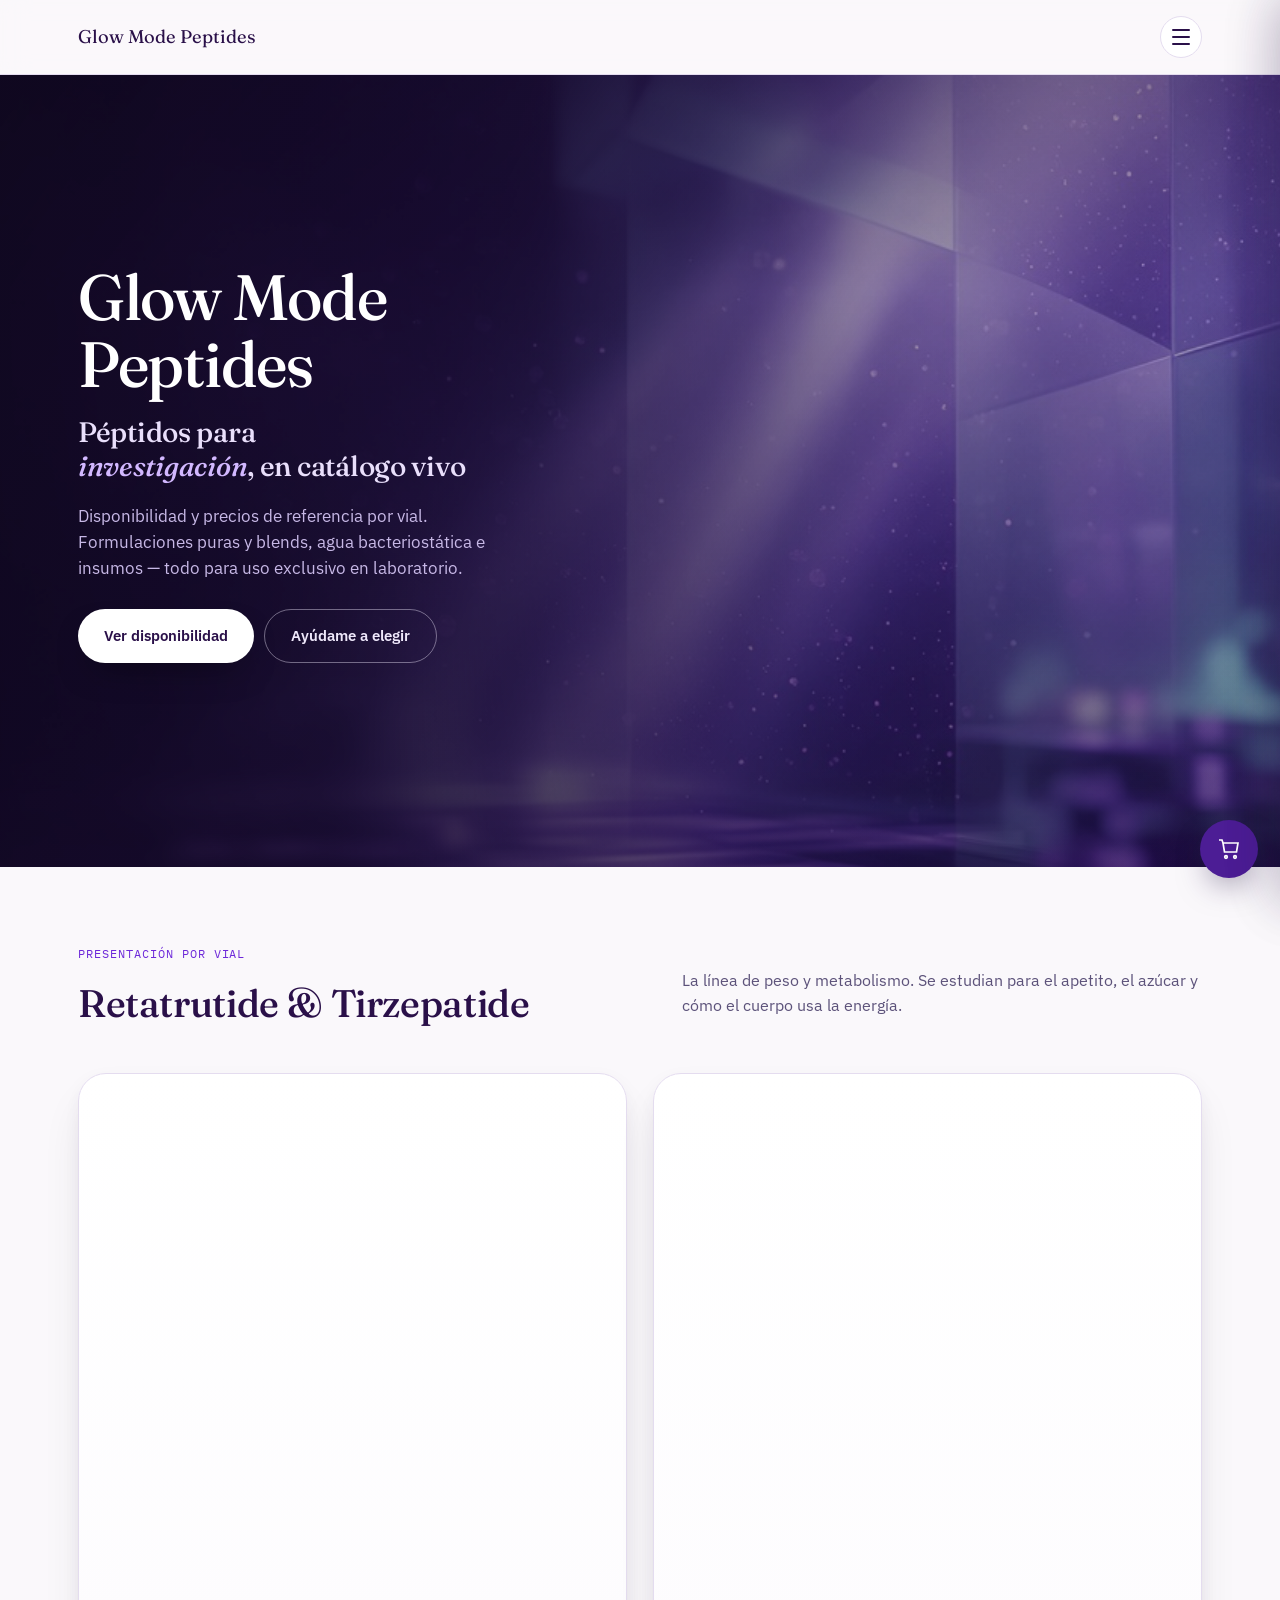
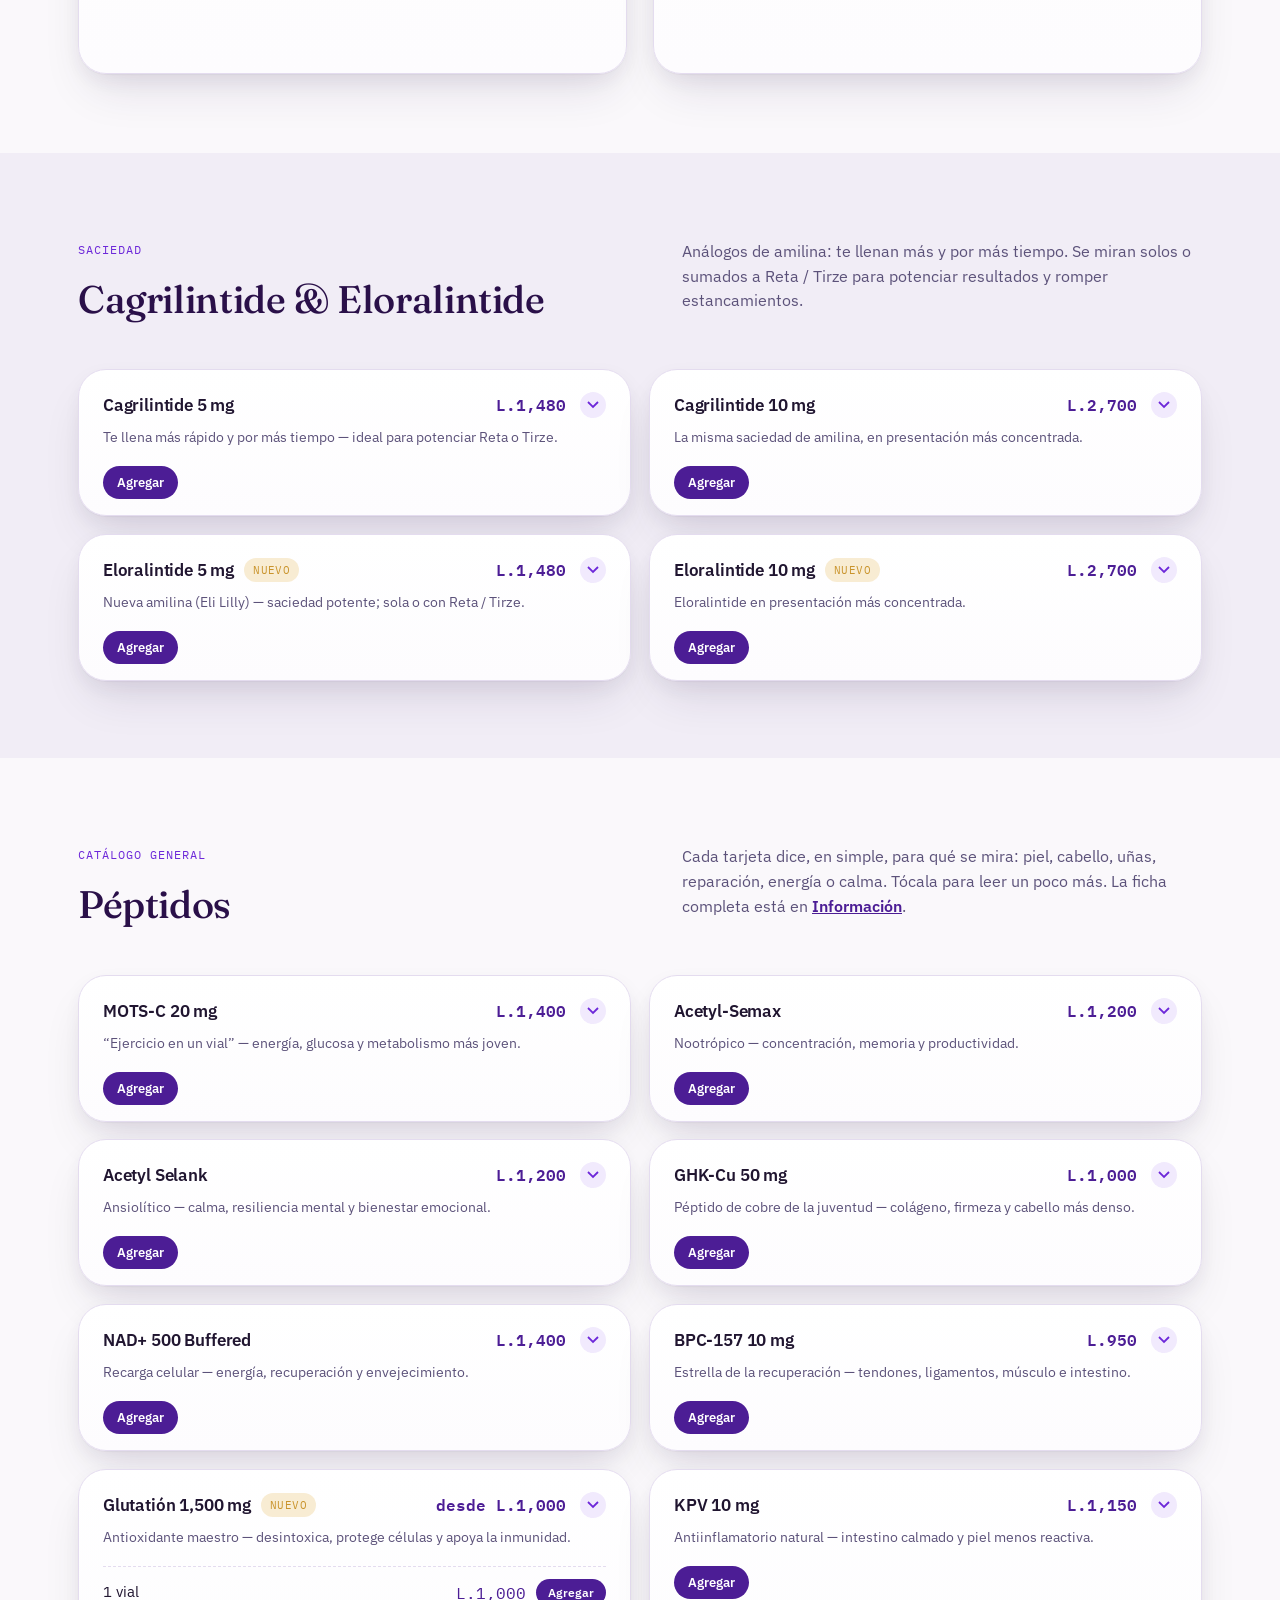
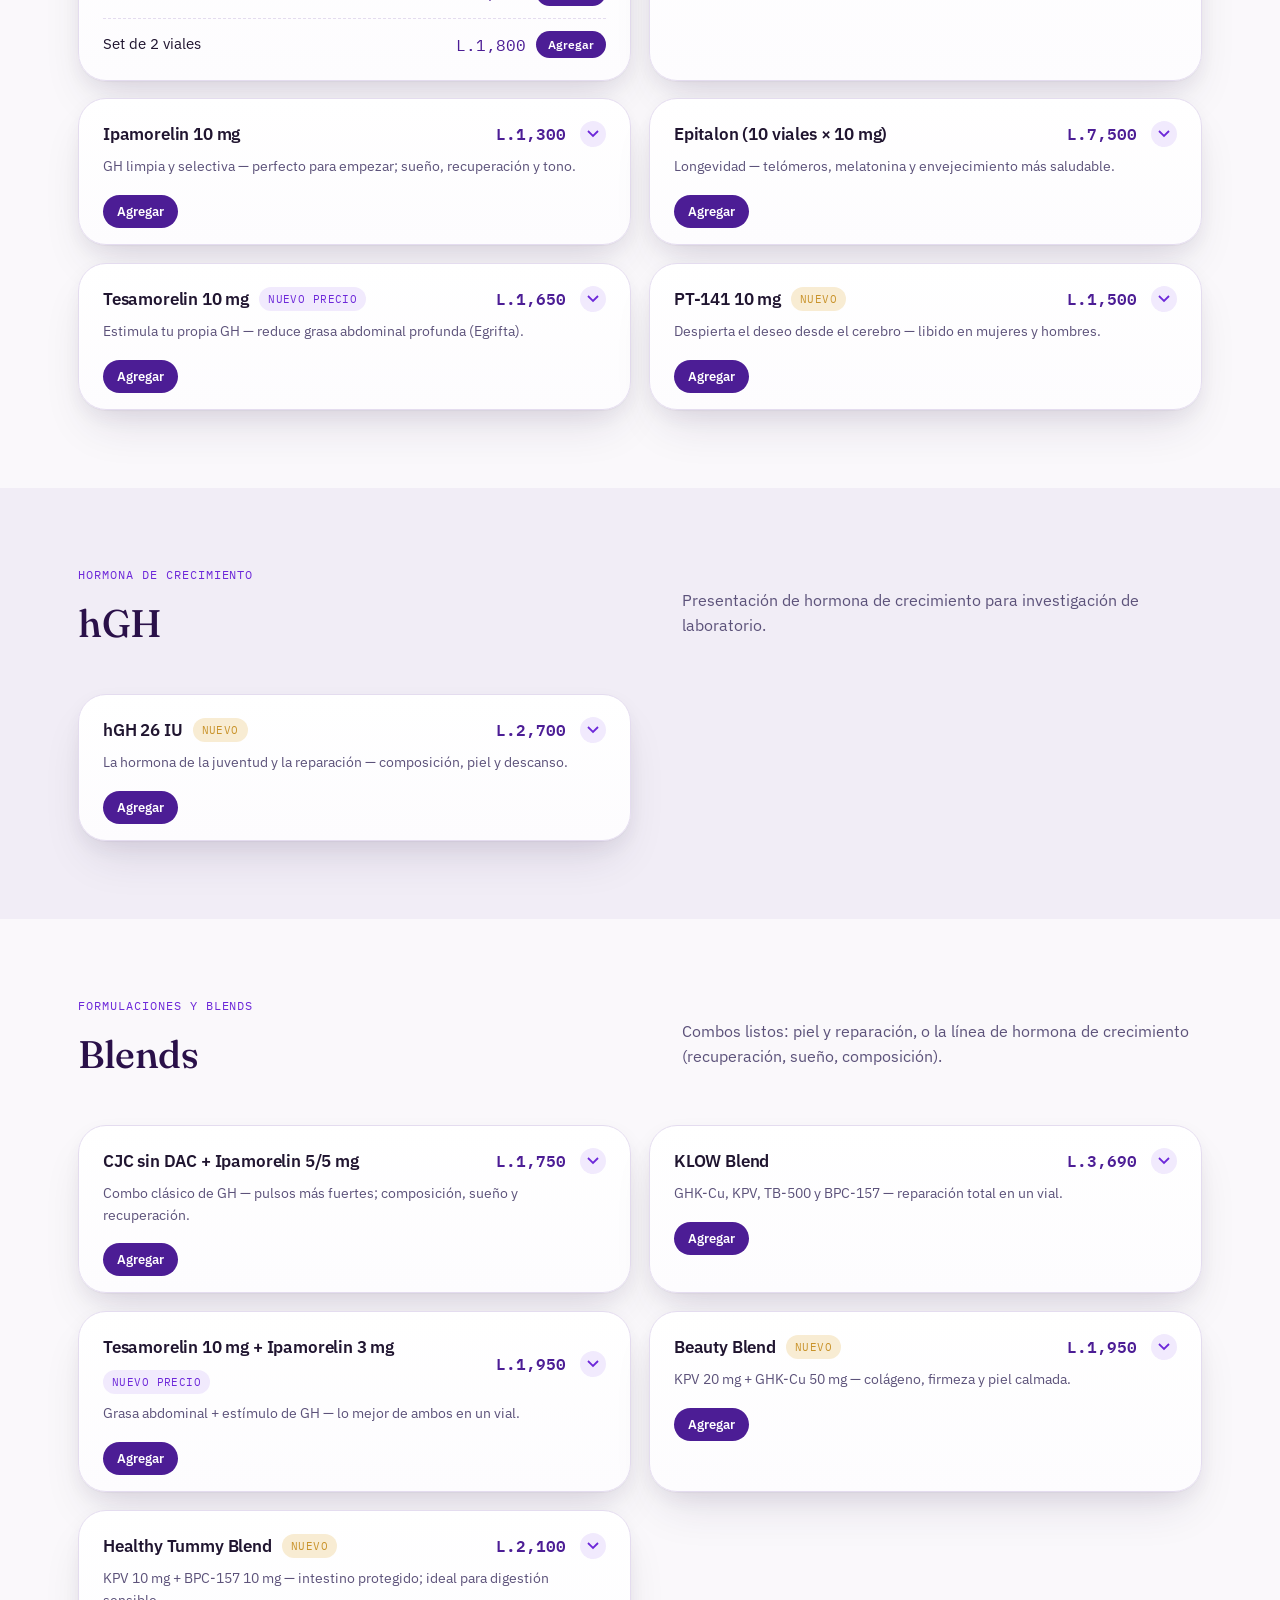
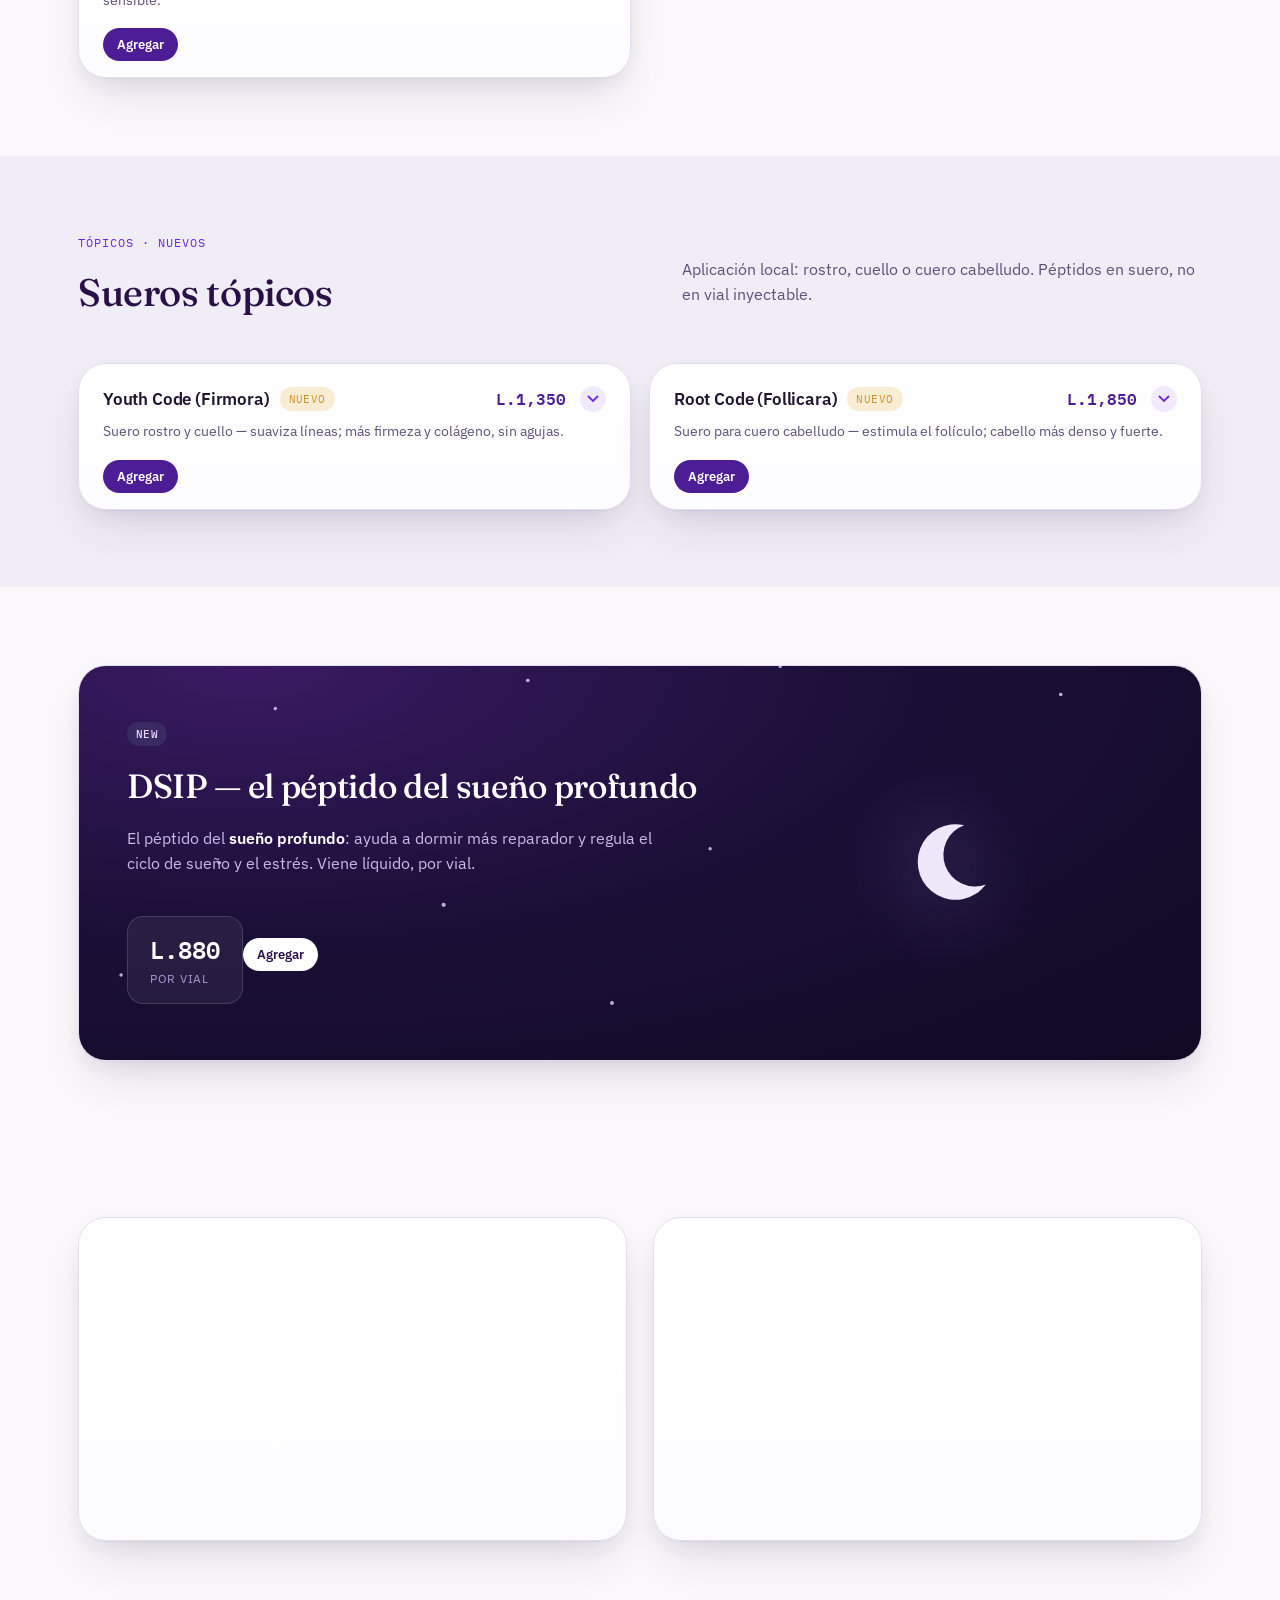
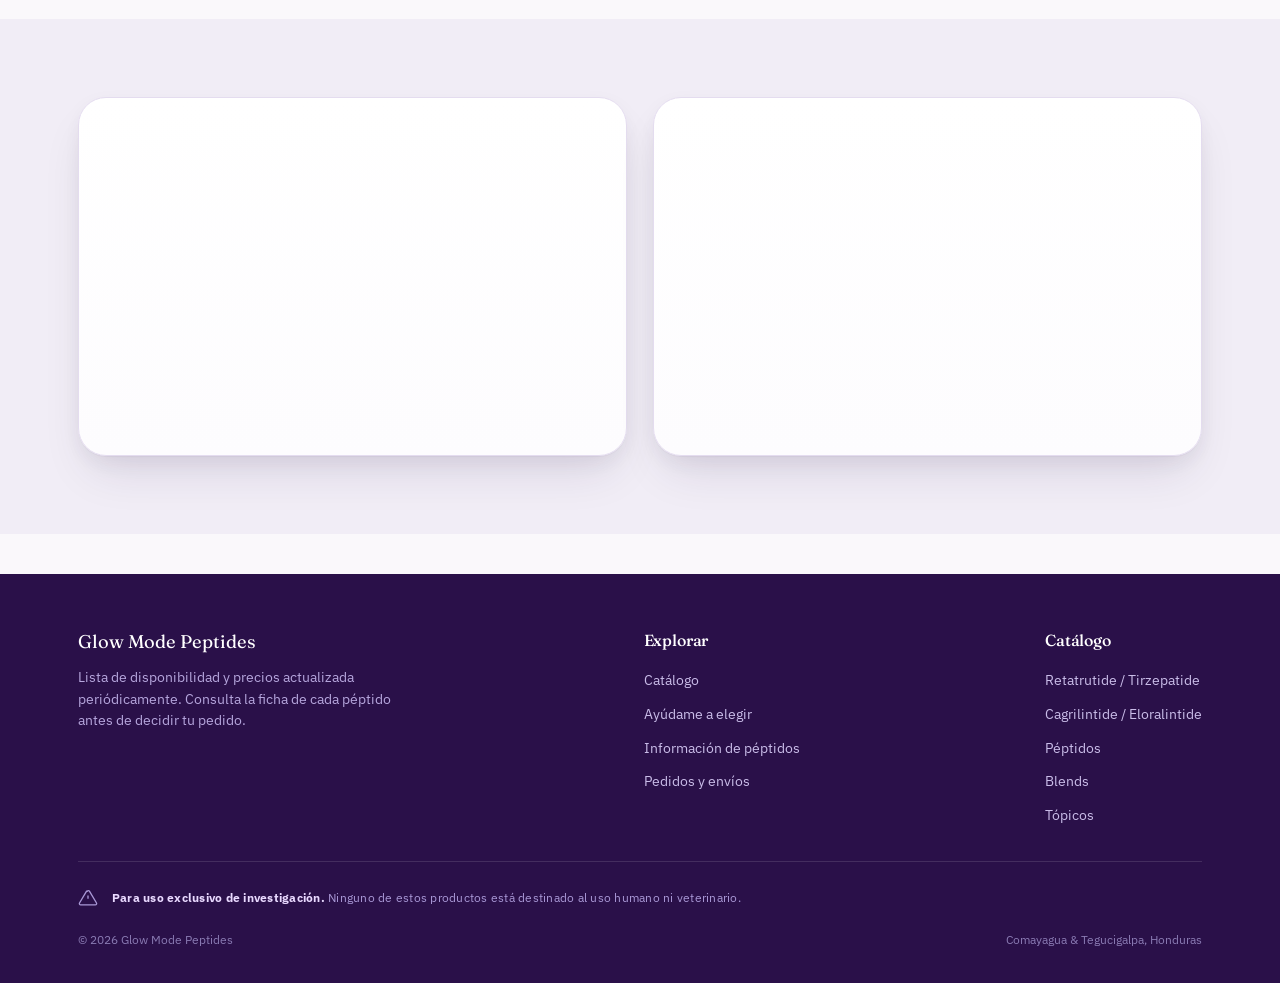
<file: index.html>
<!DOCTYPE html>
<html lang="es">
<head>
<meta charset="UTF-8">
<meta name="viewport" content="width=device-width, initial-scale=1.0">
<title>Glow Mode Peptides</title>
<meta name="description" content="Glow Mode Peptides">
<link rel="preconnect" href="https://fonts.googleapis.com">
<link rel="stylesheet" href="styles.css">
</head>
<body>

<header class="nav">
  <div class="wrap">
    <a href="index.html" class="nav-brand">
      Glow Mode Peptides
    </a>
    <div class="nav-end">
      <button type="button" class="menu-btn" data-open-menu aria-label="Abrir menú" aria-expanded="false">
        <span class="menu-btn-bars" aria-hidden="true"><span></span><span></span><span></span></span>
      </button>
    </div>
  </div>
</header>

<!-- ============================= HERO ============================= -->
<section class="hero">
  <div class="hero-media" aria-hidden="true">
    <div class="hero-media-shift" data-parallax="0.22">
      <img
        class="hero-media-img"
        src="images/hero-lab-atmosphere.jpg"
        alt=""
        width="1280"
        height="720"
        fetchpriority="high"
        decoding="async"
      >
    </div>
  </div>
  <div class="hero-veil" aria-hidden="true" data-parallax="0.08"></div>

  <div class="wrap hero-inner">
    <div class="hero-copy" data-parallax="-0.04">
      <p class="hero-brand">Glow Mode Peptides</p>
      <h1>Péptidos para<br><em>investigación</em>, en catálogo vivo</h1>
      <p class="lede">Disponibilidad y precios de referencia por vial. Formulaciones puras y blends, agua bacteriostática e insumos — todo para uso exclusivo en laboratorio.</p>
      <div class="hero-actions">
        <a href="#retatrutide-tirzepatide" class="btn btn-primary">Ver disponibilidad</a>
        <a href="quiz.html" class="btn btn-ghost">Ayúdame a elegir</a>
      </div>
    </div>
  </div>
</section>

<main>

<!-- ===================== RETATRUTIDE / TIRZEPATIDE ===================== -->
<section class="section" id="retatrutide-tirzepatide">
  <div class="wrap">
    <div class="section-head reveal">
      <div>
        <span class="section-tag">Presentación por vial</span>
        <h2>Retatrutide &amp; Tirzepatide</h2>
      </div>
      <p class="section-sub">La línea de peso y metabolismo. Se estudian para el apetito, el azúcar y cómo el cuerpo usa la energía.</p>
    </div>

    <div class="plan-grid tilt-stage">
      <article class="card3d plan-card reveal">
        <div class="shine"></div>
        <div class="plan-head">
          <div class="plan-icon"><svg viewBox="0 0 24 24" fill="none" stroke="#6d28d9" stroke-width="1.6"><rect x="8" y="2" width="8" height="4" rx="1"/><path d="M9 6v13a3 3 0 0 0 6 0V6"/><path d="M9 13h6"/></svg></div>
          <div>
            <h3>Retatrutide</h3>
            <span>Precio por vial</span>
          </div>
        </div>
        <p class="plan-blurb">El <strong>triple agonista</strong> más potente (GLP-1, GIP y glucagón). Controla apetito y antojos; ataca la grasa (incluida la del hígado). En estudios clínicos, hasta ~29% de pérdida de peso en 48 semanas.</p>
        <p class="plan-more"><a href="informacion.html#retatrutide">Ver ficha completa →</a></p>
        <div class="plan-rows">
          <div class="plan-row"><span class="label">Vial 5 mg</span><span class="price">L.1,000</span></div>
          <div class="plan-row"><span class="label">Vial 7 mg</span><span class="price">L.1,400</span></div>
          <div class="plan-row"><span class="label">Vial 10 mg</span><span class="price">L.2,000</span></div>
          <div class="plan-row"><span class="label">Vial 20 mg</span><span class="price">L.3,800</span></div>
          <div class="plan-row"><span class="label">Vial 32 mg</span><span class="price">L.5,760</span></div>
        </div>
        <p class="plan-more" style="margin-top:14px;">Para un blend “cuádruple”, consulta el precio por mg de Cagrilintide o Eloralintide para sumar a un vial de Retatrutide.</p>
      </article>

      <article class="card3d plan-card reveal" style="transition-delay:.08s">
        <div class="shine"></div>
        <div class="plan-head">
          <div class="plan-icon"><svg viewBox="0 0 24 24" fill="none" stroke="#6d28d9" stroke-width="1.6"><rect x="8" y="2" width="8" height="4" rx="1"/><path d="M9 6v13a3 3 0 0 0 6 0V6"/><path d="M9 13h6"/></svg></div>
          <div>
            <h3>Tirzepatide</h3>
            <span>Precio por vial</span>
          </div>
        </div>
        <p class="plan-blurb">Doble acción GLP-1 y GIP — el de Mounjaro / Zepbound. Saciedad real, glucosa y ~20% de pérdida de peso en estudios.</p>
        <p class="plan-more"><a href="informacion.html#tirzepatide">Ver ficha completa →</a></p>
        <div class="plan-rows">
          <div class="plan-row"><span class="label">Vial 10 mg</span><span class="price">L.1,500</span></div>
          <div class="plan-row"><span class="label">Vial 20 mg</span><span class="price">L.3,000</span></div>
          <div class="plan-row"><span class="label">Vial 30 mg</span><span class="price">L.4,500</span></div>
        </div>
      </article>
    </div>
  </div>
</section>

<!-- ================= CAGRILINTIDE / ELORALINTIDE ================= -->
<section class="section" style="background:var(--paper-dim)" id="cagrilintide-eloralintide">
  <div class="wrap">
    <div class="section-head reveal">
      <div>
        <span class="section-tag">Saciedad</span>
        <h2>Cagrilintide &amp; Eloralintide</h2>
      </div>
      <p class="section-sub">Análogos de amilina: te llenan más y por más tiempo. Se miran solos o sumados a Reta / Tirze para potenciar resultados y romper estancamientos.</p>
    </div>

    <div class="pep-grid tilt-stage">

      <article class="card3d pep-card reveal" id="cagrilintide-5">
        <div class="pep-card-top">
          <div class="pep-card-name"><h4>Cagrilintide 5 mg</h4></div>
          <div class="pep-card-right"><span class="pep-card-price">L.1,480</span><span class="pep-chevron"><svg viewBox="0 0 12 8" fill="none"><path d="M1 1l5 5 5-5" stroke="#6d28d9" stroke-width="1.8"/></svg></span></div>
        </div>
        <p class="pep-card-teaser">Te llena más rápido y por más tiempo — ideal para potenciar Reta o Tirze.</p>
        <div class="pep-card-body"><div class="pep-card-body-inner">
          <p>Análogo de amilina, la hormona natural de la saciedad. Se mira para llenarte más y romper estancamientos de peso.</p>
          <p>Suele sumarse a Tirzepatide o Retatrutide para potenciar el efecto.</p>
          <a href="informacion.html#cagrilintide">Ver ficha completa →</a>
        </div></div>
      </article>

      <article class="card3d pep-card reveal" id="cagrilintide-10">
        <div class="pep-card-top">
          <div class="pep-card-name"><h4>Cagrilintide 10 mg</h4></div>
          <div class="pep-card-right"><span class="pep-card-price">L.2,700</span><span class="pep-chevron"><svg viewBox="0 0 12 8" fill="none"><path d="M1 1l5 5 5-5" stroke="#6d28d9" stroke-width="1.8"/></svg></span></div>
        </div>
        <p class="pep-card-teaser">La misma saciedad de amilina, en presentación más concentrada.</p>
        <div class="pep-card-body"><div class="pep-card-body-inner">
          <p>Mismo Cagrilintide que el de 5 mg, con el doble de concentración por vial.</p>
          <a href="informacion.html#cagrilintide">Ver ficha completa →</a>
        </div></div>
      </article>

      <article class="card3d pep-card reveal" id="eloralintide-5">
        <div class="pep-card-top">
          <div class="pep-card-name"><h4>Eloralintide 5 mg</h4><span class="badge badge-new">Nuevo</span></div>
          <div class="pep-card-right"><span class="pep-card-price">L.1,480</span><span class="pep-chevron"><svg viewBox="0 0 12 8" fill="none"><path d="M1 1l5 5 5-5" stroke="#6d28d9" stroke-width="1.8"/></svg></span></div>
        </div>
        <p class="pep-card-teaser">Nueva amilina (Eli Lilly) — saciedad potente; sola o con Reta / Tirze.</p>
        <div class="pep-card-body"><div class="pep-card-body-inner">
          <p>Nueva generación de amilina. En fase 2 se asoció con hasta ~20% de pérdida de peso. Ideal para romper estancamientos.</p>
          <p>Se puede mirar sola o sumarla a Tirzepatide o Retatrutide.</p>
          <a href="informacion.html#eloralintide">Ver ficha completa →</a>
        </div></div>
      </article>

      <article class="card3d pep-card reveal" id="eloralintide-10">
        <div class="pep-card-top">
          <div class="pep-card-name"><h4>Eloralintide 10 mg</h4><span class="badge badge-new">Nuevo</span></div>
          <div class="pep-card-right"><span class="pep-card-price">L.2,700</span><span class="pep-chevron"><svg viewBox="0 0 12 8" fill="none"><path d="M1 1l5 5 5-5" stroke="#6d28d9" stroke-width="1.8"/></svg></span></div>
        </div>
        <p class="pep-card-teaser">Eloralintide en presentación más concentrada.</p>
        <div class="pep-card-body"><div class="pep-card-body-inner">
          <p>Misma molécula que el de 5 mg, con el doble de concentración por vial.</p>
          <a href="informacion.html#eloralintide">Ver ficha completa →</a>
        </div></div>
      </article>

    </div>
  </div>
</section>

<!-- ============================= PÉPTIDOS ============================= -->
<section class="section" id="peptidos">
  <div class="wrap">
    <div class="section-head reveal">
      <div>
        <span class="section-tag">Catálogo general</span>
        <h2>Péptidos</h2>
      </div>
      <p class="section-sub">Cada tarjeta dice, en simple, para qué se mira: piel, cabello, uñas, reparación, energía o calma. Tócala para leer un poco más. La ficha completa está en <a href="informacion.html" style="color:var(--violet-700);font-weight:600;">Información</a>.</p>
    </div>

    <div class="pep-grid tilt-stage">

      <article class="card3d pep-card reveal" id="mots-c">
        <div class="pep-card-top">
          <div class="pep-card-name"><h4>MOTS-C 20 mg</h4></div>
          <div class="pep-card-right"><span class="pep-card-price">L.1,400</span><span class="pep-chevron"><svg viewBox="0 0 12 8" fill="none"><path d="M1 1l5 5 5-5" stroke="#6d28d9" stroke-width="1.8"/></svg></span></div>
        </div>
        <p class="pep-card-teaser">“Ejercicio en un vial” — energía, glucosa y metabolismo más joven.</p>
        <div class="pep-card-body"><div class="pep-card-body-inner">
          <p>Péptido de las mitocondrias — se conoce como “ejercicio en un vial”. Se mira para mejorar el uso de glucosa y la sensibilidad a la insulina, más energía y resistencia, y un metabolismo más joven.</p>
          <p>No es un péptido de piel; es de motor interno.</p>
          <a href="informacion.html#mots-c">Ver ficha completa →</a>
        </div></div>
      </article>

      <article class="card3d pep-card reveal" id="acetyl-semax">
        <div class="pep-card-top">
          <div class="pep-card-name"><h4>Acetyl-Semax</h4></div>
          <div class="pep-card-right"><span class="pep-card-price">L.1,200</span><span class="pep-chevron"><svg viewBox="0 0 12 8" fill="none"><path d="M1 1l5 5 5-5" stroke="#6d28d9" stroke-width="1.8"/></svg></span></div>
        </div>
        <p class="pep-card-teaser">Nootrópico — concentración, memoria y productividad.</p>
        <div class="pep-card-body"><div class="pep-card-body-inner">
          <p>Péptido nootrópico: concentración, memoria, neuroprotección, aprendizaje y productividad.</p>
          <p>La versión acetilada suele durar más. No es café: es una línea cognitiva. A menudo se mira junto a Selank.</p>
          <a href="informacion.html#acetyl-semax">Ver ficha completa →</a>
        </div></div>
      </article>

      <article class="card3d pep-card reveal" id="acetyl-selank">
        <div class="pep-card-top">
          <div class="pep-card-name"><h4>Acetyl Selank</h4></div>
          <div class="pep-card-right"><span class="pep-card-price">L.1,200</span><span class="pep-chevron"><svg viewBox="0 0 12 8" fill="none"><path d="M1 1l5 5 5-5" stroke="#6d28d9" stroke-width="1.8"/></svg></span></div>
        </div>
        <p class="pep-card-teaser">Ansiolítico — calma, resiliencia mental y bienestar emocional.</p>
        <div class="pep-card-body"><div class="pep-card-body-inner">
          <p>Péptido ansiolítico y regulador del ánimo: reduce ansiedad y estrés, mejora la resiliencia mental y promueve calma con enfoque.</p>
          <p>Sin el perfil de un sedante pesado. A menudo se mira junto a Semax: uno enfoca, el otro suaviza.</p>
          <a href="informacion.html#acetyl-selank">Ver ficha completa →</a>
        </div></div>
      </article>

      <article class="card3d pep-card reveal" id="ghk-cu">
        <div class="pep-card-top">
          <div class="pep-card-name"><h4>GHK-Cu 50 mg</h4></div>
          <div class="pep-card-right"><span class="pep-card-price">L.1,000</span><span class="pep-chevron"><svg viewBox="0 0 12 8" fill="none"><path d="M1 1l5 5 5-5" stroke="#6d28d9" stroke-width="1.8"/></svg></span></div>
        </div>
        <p class="pep-card-teaser">Péptido de cobre de la juventud — colágeno, firmeza y cabello más denso.</p>
        <div class="pep-card-body"><div class="pep-card-body-inner">
          <p>El péptido de cobre de la juventud: estimula colágeno y elastina. Se mira para piel más luminosa y uniforme, más firme y con textura más suave, y cabello más denso.</p>
          <p>Es el péptido de la belleza del catálogo.</p>
          <a href="informacion.html#ghk-cu">Ver ficha completa →</a>
        </div></div>
      </article>

      <article class="card3d pep-card reveal" id="nad">
        <div class="pep-card-top">
          <div class="pep-card-name"><h4>NAD+ 500 Buffered</h4></div>
          <div class="pep-card-right"><span class="pep-card-price">L.1,400</span><span class="pep-chevron"><svg viewBox="0 0 12 8" fill="none"><path d="M1 1l5 5 5-5" stroke="#6d28d9" stroke-width="1.8"/></svg></span></div>
        </div>
        <p class="pep-card-teaser">Recarga celular — energía, recuperación y envejecimiento.</p>
        <div class="pep-card-body"><div class="pep-card-body-inner">
          <p>NAD+ es una coenzima que ya vive en todas las células: ayuda a producir energía y a reparar. Con los años baja. En palabras simples, se estudia para recargar el metabolismo celular, la energía y procesos ligados al envejecimiento.</p>
          <p>Esta presentación viene buffered (amortiguada), más estable.</p>
          <a href="informacion.html#nad">Ver ficha completa →</a>
        </div></div>
      </article>

      <article class="card3d pep-card reveal" id="bpc-157">
        <div class="pep-card-top">
          <div class="pep-card-name"><h4>BPC-157 10 mg</h4></div>
          <div class="pep-card-right"><span class="pep-card-price">L.950</span><span class="pep-chevron"><svg viewBox="0 0 12 8" fill="none"><path d="M1 1l5 5 5-5" stroke="#6d28d9" stroke-width="1.8"/></svg></span></div>
        </div>
        <p class="pep-card-teaser">Estrella de la recuperación — tendones, ligamentos, músculo e intestino.</p>
        <div class="pep-card-body"><div class="pep-card-body-inner">
          <p>El péptido estrella de la recuperación: tendones, ligamentos y músculo. También se mira por cómo protege estómago e intestino.</p>
          <p>Favorito de atletas y personas activas cuando la conversación es “esto está lastimado y quiero que suelde”.</p>
          <a href="informacion.html#bpc-157">Ver ficha completa →</a>
        </div></div>
      </article>

      <article class="card3d pep-card reveal" id="glutation">
        <div class="pep-card-top">
          <div class="pep-card-name"><h4>Glutatión 1,500 mg</h4><span class="badge badge-new">Nuevo</span></div>
          <div class="pep-card-right"><span class="pep-card-price">desde L.1,000</span><span class="pep-chevron"><svg viewBox="0 0 12 8" fill="none"><path d="M1 1l5 5 5-5" stroke="#6d28d9" stroke-width="1.8"/></svg></span></div>
        </div>
        <p class="pep-card-teaser">Antioxidante maestro — desintoxica, protege células y apoya la inmunidad.</p>
        <div class="plan-rows pep-card-options">
          <div class="plan-row"><span class="label">1 vial</span><span class="price">L.1,000</span></div>
          <div class="plan-row"><span class="label">Set de 2 viales</span><span class="price">L.1,800</span></div>
        </div>
        <div class="pep-card-body"><div class="pep-card-body-inner">
          <p>El antioxidante maestro del cuerpo: desintoxica y protege tus células. También se mira por apoyo al sistema inmune y la salud celular.</p>
          <p>Disponible en vial individual o set de dos (1,500 mg c/u).</p>
          <a href="informacion.html#glutation">Ver ficha completa →</a>
        </div></div>
      </article>

      <article class="card3d pep-card reveal" id="kpv">
        <div class="pep-card-top">
          <div class="pep-card-name"><h4>KPV 10 mg</h4></div>
          <div class="pep-card-right"><span class="pep-card-price">L.1,150</span><span class="pep-chevron"><svg viewBox="0 0 12 8" fill="none"><path d="M1 1l5 5 5-5" stroke="#6d28d9" stroke-width="1.8"/></svg></span></div>
        </div>
        <p class="pep-card-teaser">Antiinflamatorio natural — intestino calmado y piel menos reactiva.</p>
        <div class="pep-card-body"><div class="pep-card-body-inner">
          <p>Potente antiinflamatorio natural de solo 3 aminoácidos. Se mira para calmar la inflamación intestinal, una piel menos reactiva y por su acción antimicrobiana.</p>
          <p>Es una molécula de “calma”, no de milagro de un día para otro.</p>
          <a href="informacion.html#kpv">Ver ficha completa →</a>
        </div></div>
      </article>

      <article class="card3d pep-card reveal" id="ipamorelin">
        <div class="pep-card-top">
          <div class="pep-card-name"><h4>Ipamorelin 10 mg</h4></div>
          <div class="pep-card-right"><span class="pep-card-price">L.1,300</span><span class="pep-chevron"><svg viewBox="0 0 12 8" fill="none"><path d="M1 1l5 5 5-5" stroke="#6d28d9" stroke-width="1.8"/></svg></span></div>
        </div>
        <p class="pep-card-teaser">GH limpia y selectiva — perfecto para empezar; sueño, recuperación y tono.</p>
        <div class="pep-card-body"><div class="pep-card-body-inner">
          <p>Libera GH de forma limpia y selectiva — sin subir cortisol ni causar ansiedad como otros de su familia. Perfecto para empezar con GH.</p>
          <p>Se mira para mejor sueño, recuperación y tono muscular.</p>
          <a href="informacion.html#ipamorelin">Ver ficha completa →</a>
        </div></div>
      </article>

      <article class="card3d pep-card reveal" id="epitalon">
        <div class="pep-card-top">
          <div class="pep-card-name"><h4>Epitalon (10 viales × 10 mg)</h4></div>
          <div class="pep-card-right"><span class="pep-card-price">L.7,500</span><span class="pep-chevron"><svg viewBox="0 0 12 8" fill="none"><path d="M1 1l5 5 5-5" stroke="#6d28d9" stroke-width="1.8"/></svg></span></div>
        </div>
        <p class="pep-card-teaser">Longevidad — telómeros, melatonina y envejecimiento más saludable.</p>
        <div class="pep-card-body"><div class="pep-card-body-inner">
          <p>El péptido de la longevidad: se estudia por proteger los telómeros, regular la melatonina y el sueño, y apoyar un envejecimiento más saludable.</p>
          <p>No es un efecto de piel de un día para otro; es de largo plazo celular.</p>
          <a href="informacion.html#epitalon">Ver ficha completa →</a>
        </div></div>
      </article>

      <article class="card3d pep-card reveal" id="tesamorelin">
        <div class="pep-card-top">
          <div class="pep-card-name"><h4>Tesamorelin 10 mg</h4><span class="badge badge-updated">Nuevo precio</span></div>
          <div class="pep-card-right"><span class="pep-card-price">L.1,650</span><span class="pep-chevron"><svg viewBox="0 0 12 8" fill="none"><path d="M1 1l5 5 5-5" stroke="#6d28d9" stroke-width="1.8"/></svg></span></div>
        </div>
        <p class="pep-card-teaser">Estimula tu propia GH — reduce grasa abdominal profunda (Egrifta).</p>
        <div class="pep-card-body"><div class="pep-card-body-inner">
          <p>Estimula tu propia GH; aprobado en EE. UU. (Egrifta). Se mira para reducir grasa abdominal profunda y elevar el IGF-1 de forma natural.</p>
          <p>No es un “quema panza” de gimnasio: es la señal de crecimiento en la zona media.</p>
          <a href="informacion.html#tesamorelin">Ver ficha completa →</a>
        </div></div>
      </article>

      <article class="card3d pep-card reveal" id="pt-141">
        <div class="pep-card-top">
          <div class="pep-card-name"><h4>PT-141 10 mg</h4><span class="badge badge-new">Nuevo</span></div>
          <div class="pep-card-right"><span class="pep-card-price">L.1,500</span><span class="pep-chevron"><svg viewBox="0 0 12 8" fill="none"><path d="M1 1l5 5 5-5" stroke="#6d28d9" stroke-width="1.8"/></svg></span></div>
        </div>
        <p class="pep-card-teaser">Despierta el deseo desde el cerebro — libido en mujeres y hombres.</p>
        <div class="pep-card-body"><div class="pep-card-body-inner">
          <p>Despierta el deseo desde el cerebro; aprobado en EE. UU. (Vyleesi). Se mira para aumentar la libido en mujeres y hombres: actúa en el deseo, no solo en lo físico. Efecto rápido.</p>
          <a href="informacion.html#pt-141">Ver ficha completa →</a>
        </div></div>
      </article>

    </div>
  </div>
</section>

<!-- ======================= HORMONA DE CRECIMIENTO ======================= -->
<section class="section" style="background:var(--paper-dim)" id="hgh">
  <div class="wrap">
    <div class="section-head reveal">
      <div>
        <span class="section-tag">Hormona de crecimiento</span>
        <h2>hGH</h2>
      </div>
      <p class="section-sub">Presentación de hormona de crecimiento para investigación de laboratorio.</p>
    </div>
    <div class="pep-grid tilt-stage">
      <article class="card3d pep-card reveal" id="hgh-26">
        <div class="pep-card-top">
          <div class="pep-card-name"><h4>hGH 26 IU</h4><span class="badge badge-new">Nuevo</span></div>
          <div class="pep-card-right"><span class="pep-card-price">L.2,700</span><span class="pep-chevron"><svg viewBox="0 0 12 8" fill="none"><path d="M1 1l5 5 5-5" stroke="#6d28d9" stroke-width="1.8"/></svg></span></div>
        </div>
        <p class="pep-card-teaser">La hormona de la juventud y la reparación — composición, piel y descanso.</p>
        <div class="pep-card-body"><div class="pep-card-body-inner">
          <p>Hormona de crecimiento humana: la de la juventud y la reparación. Se mira para composición (más músculo, menos grasa), piel más firme, mejor descanso y recuperación acelerada.</p>
          <p>Presentación de 26 IU por vial. A diferencia de Ipamorelin o Tesamorelin, aquí la molécula es la propia hormona.</p>
          <a href="informacion.html#hgh">Ver ficha completa →</a>
        </div></div>
      </article>
    </div>
  </div>
</section>

<!-- ======================= BLENDS ======================= -->
<section class="section" id="avanzados">
  <div class="wrap">
    <div class="section-head reveal">
      <div>
        <span class="section-tag">Formulaciones y blends</span>
        <h2>Blends</h2>
      </div>
      <p class="section-sub">Combos listos: piel y reparación, o la línea de hormona de crecimiento (recuperación, sueño, composición).</p>
    </div>

    <div class="pep-grid tilt-stage">

      <article class="card3d pep-card reveal" id="cjc-ipamorelin">
        <div class="pep-card-top">
          <div class="pep-card-name"><h4>CJC sin DAC + Ipamorelin 5/5 mg</h4></div>
          <div class="pep-card-right"><span class="pep-card-price">L.1,750</span><span class="pep-chevron"><svg viewBox="0 0 12 8" fill="none"><path d="M1 1l5 5 5-5" stroke="#6d28d9" stroke-width="1.8"/></svg></span></div>
        </div>
        <p class="pep-card-teaser">Combo clásico de GH — pulsos más fuertes; composición, sueño y recuperación.</p>
        <div class="pep-card-body"><div class="pep-card-body-inner">
          <p>El combo clásico: CJC sin DAC da la señal de “libera GH ahora” y el Ipamorelin refuerza esa señal — pulsos más fuertes y naturales.</p>
          <p>Composición corporal, sueño y recuperación, en una sola presentación 5/5 mg.</p>
          <a href="informacion.html#cjc-ipamorelin">Ver ficha completa →</a>
        </div></div>
      </article>

      <article class="card3d pep-card reveal" id="klow">
        <div class="pep-card-top">
          <div class="pep-card-name"><h4>KLOW Blend</h4></div>
          <div class="pep-card-right"><span class="pep-card-price">L.3,690</span><span class="pep-chevron"><svg viewBox="0 0 12 8" fill="none"><path d="M1 1l5 5 5-5" stroke="#6d28d9" stroke-width="1.8"/></svg></span></div>
        </div>
        <p class="pep-card-teaser">GHK-Cu, KPV, TB-500 y BPC-157 — reparación total en un vial.</p>
        <div class="pep-card-body"><div class="pep-card-body-inner">
          <p>GHK-Cu, KPV, TB-500 y BPC-157: reparación total — tejidos, piel e inflamación. Cuatro péptidos, una sola aplicación.</p>
          <a href="informacion.html#klow">Ver ficha completa →</a>
        </div></div>
      </article>

      <article class="card3d pep-card reveal" id="tesa-ipa-blend">
        <div class="pep-card-top">
          <div class="pep-card-name"><h4>Tesamorelin 10 mg + Ipamorelin 3 mg</h4><span class="badge badge-updated">Nuevo precio</span></div>
          <div class="pep-card-right"><span class="pep-card-price">L.1,950</span><span class="pep-chevron"><svg viewBox="0 0 12 8" fill="none"><path d="M1 1l5 5 5-5" stroke="#6d28d9" stroke-width="1.8"/></svg></span></div>
        </div>
        <p class="pep-card-teaser">Grasa abdominal + estímulo de GH — lo mejor de ambos en un vial.</p>
        <div class="pep-card-body"><div class="pep-card-body-inner">
          <p>Quema de grasa abdominal más estímulo de GH: lo mejor de ambos. Definición y recuperación en un solo vial.</p>
          <a href="informacion.html#tesa-ipa-blend">Ver ficha completa →</a>
        </div></div>
      </article>

      <article class="card3d pep-card reveal" id="beauty-blend">
        <div class="pep-card-top">
          <div class="pep-card-name"><h4>Beauty Blend</h4><span class="badge badge-new">Nuevo</span></div>
          <div class="pep-card-right"><span class="pep-card-price">L.1,950</span><span class="pep-chevron"><svg viewBox="0 0 12 8" fill="none"><path d="M1 1l5 5 5-5" stroke="#6d28d9" stroke-width="1.8"/></svg></span></div>
        </div>
        <p class="pep-card-teaser">KPV 20 mg + GHK-Cu 50 mg — colágeno, firmeza y piel calmada.</p>
        <div class="pep-card-body"><div class="pep-card-body-inner">
          <p>Colágeno, firmeza y piel calmada — tu rutina de belleza desde adentro.</p>
          <a href="informacion.html#beauty-blend">Ver ficha completa →</a>
        </div></div>
      </article>

      <article class="card3d pep-card reveal" id="healthy-tummy">
        <div class="pep-card-top">
          <div class="pep-card-name"><h4>Healthy Tummy Blend</h4><span class="badge badge-new">Nuevo</span></div>
          <div class="pep-card-right"><span class="pep-card-price">L.2,100</span><span class="pep-chevron"><svg viewBox="0 0 12 8" fill="none"><path d="M1 1l5 5 5-5" stroke="#6d28d9" stroke-width="1.8"/></svg></span></div>
        </div>
        <p class="pep-card-teaser">KPV 10 mg + BPC-157 10 mg — intestino protegido; ideal para digestión sensible.</p>
        <div class="pep-card-body"><div class="pep-card-body-inner">
          <p>Intestino protegido y desinflamado. Ideal cuando la conversación es digestión sensible.</p>
          <a href="informacion.html#healthy-tummy">Ver ficha completa →</a>
        </div></div>
      </article>

    </div>
  </div>
</section>

<!-- ======================= TÓPICOS ======================= -->
<section class="section" style="background:var(--paper-dim)" id="topicos">
  <div class="wrap">
    <div class="section-head reveal">
      <div>
        <span class="section-tag">Tópicos · nuevos</span>
        <h2>Sueros tópicos</h2>
      </div>
      <p class="section-sub">Aplicación local: rostro, cuello o cuero cabelludo. Péptidos en suero, no en vial inyectable.</p>
    </div>

    <div class="pep-grid tilt-stage">

      <article class="card3d pep-card reveal" id="youth-code">
        <div class="pep-card-top">
          <div class="pep-card-name"><h4>Youth Code (Firmora)</h4><span class="badge badge-new">Nuevo</span></div>
          <div class="pep-card-right"><span class="pep-card-price">L.1,350</span><span class="pep-chevron"><svg viewBox="0 0 12 8" fill="none"><path d="M1 1l5 5 5-5" stroke="#6d28d9" stroke-width="1.8"/></svg></span></div>
        </div>
        <p class="pep-card-teaser">Suero rostro y cuello — suaviza líneas; más firmeza y colágeno, sin agujas.</p>
        <div class="pep-card-body"><div class="pep-card-body-inner">
          <p>Suaviza líneas de expresión. Más firmeza y colágeno, sin agujas — GHK-Cu, Snap-8 y Matrixyl.</p>
          <a href="informacion.html#youth-code">Ver ficha completa →</a>
        </div></div>
      </article>

      <article class="card3d pep-card reveal" id="root-code">
        <div class="pep-card-top">
          <div class="pep-card-name"><h4>Root Code (Follicara)</h4><span class="badge badge-new">Nuevo</span></div>
          <div class="pep-card-right"><span class="pep-card-price">L.1,850</span><span class="pep-chevron"><svg viewBox="0 0 12 8" fill="none"><path d="M1 1l5 5 5-5" stroke="#6d28d9" stroke-width="1.8"/></svg></span></div>
        </div>
        <p class="pep-card-teaser">Suero para cuero cabelludo — estimula el folículo; cabello más denso y fuerte.</p>
        <div class="pep-card-body"><div class="pep-card-body-inner">
          <p>Estimula el folículo piloso. Se mira para cabello más denso y fuerte — AHK-Cu y GHK-Cu.</p>
          <a href="informacion.html#root-code">Ver ficha completa →</a>
        </div></div>
      </article>

    </div>
  </div>
</section>

<!-- ============================== DSIP ============================== -->
<section class="section">
  <div class="wrap">
    <div class="feature-banner reveal tilt-stage card3d">
      <div class="shine"></div>
      <svg class="stars" data-parallax="0.06" width="100%" height="100%" viewBox="0 0 800 400" preserveAspectRatio="xMidYMid slice">
        <g fill="#e9d9ff">
          <circle cx="60" cy="40" r="1.6"/><circle cx="140" cy="90" r="1.2"/><circle cx="230" cy="30" r="1.8"/>
          <circle cx="320" cy="70" r="1.3"/><circle cx="410" cy="20" r="1.5"/><circle cx="500" cy="60" r="1.2"/>
          <circle cx="600" cy="35" r="1.7"/><circle cx="700" cy="80" r="1.3"/><circle cx="760" cy="25" r="1.5"/>
          <circle cx="100" cy="200" r="1.3"/><circle cx="260" cy="230" r="1.5"/><circle cx="450" cy="190" r="1.2"/>
          <circle cx="640" cy="220" r="1.6"/><circle cx="30" cy="280" r="1.2"/><circle cx="380" cy="300" r="1.4"/>
        </g>
      </svg>
      <div style="position:relative;z-index:2;">
        <h3><span class="badge badge-new">New</span> DSIP — el péptido del sueño profundo</h3>
        <p>El péptido del <strong>sueño profundo</strong>: ayuda a dormir más reparador y regula el ciclo de sueño y el estrés. Viene líquido, por vial.</p>
        <div class="feature-price">
          <span class="amt mono">L.880</span>
          <span class="unit">por vial</span>
        </div>
      </div>
      <svg class="moon" data-parallax="0.1" viewBox="0 0 100 100" fill="none">
        <path d="M65 15a35 35 0 1 0 20 55A28 28 0 0 1 65 15Z" fill="#efe8fb"/>
      </svg>
    </div>
  </div>
</section>

<!-- =================== AGUA / INSUMOS =================== -->
<section class="section">
  <div class="wrap">
    <div class="info-grid tilt-stage">

      <article class="card3d info-card reveal">
        <div class="shine"></div>
        <h3><span class="icon-chip"><svg viewBox="0 0 24 24" fill="none" stroke="#6d28d9" stroke-width="1.6"><path d="M12 3s6 6.5 6 11a6 6 0 0 1-12 0c0-4.5 6-11 6-11Z"/></svg></span>Agua bacteriostática</h3>
        <div class="kv-row"><span>Hospira 30 ml</span><span class="price">L.1,100</span></div>
      </article>

      <article class="card3d info-card reveal" style="transition-delay:.06s">
        <div class="shine"></div>
        <h3><span class="icon-chip"><svg viewBox="0 0 24 24" fill="none" stroke="#6d28d9" stroke-width="1.6"><path d="M21 8 12 3 3 8v8l9 5 9-5V8Z"/><path d="M3 8l9 5 9-5M12 13v8"/></svg></span>Insumos y accesorios</h3>
        <div class="kv-row"><span>Jeringa 8 mm, 5/16" 31 gauge (individual)</span><span class="price">L.10</span></div>
        <div class="kv-row"><span>Bolsa de 10 jeringas 8 mm, 5/16" 31 gauge</span><span class="price">L.100</span></div>
        <div class="kv-row"><span>Pads de alcohol (caja × 100)</span><span class="price">L.100</span></div>
        <div class="kv-row"><span>Cartuchera con IcePack</span><span class="price">L.450</span></div>
      </article>

    </div>
  </div>
</section>

<!-- =================== ENVÍOS / NOVEDADES =================== -->
<section class="section" style="background:var(--paper-dim)">
  <div class="wrap">
    <div class="info-grid tilt-stage">

      <article class="card3d info-card reveal">
        <div class="shine"></div>
        <h3><span class="icon-chip"><svg viewBox="0 0 24 24" fill="none" stroke="#6d28d9" stroke-width="1.6"><path d="M3 7h11v8H3zM14 10h4l3 3v2h-7z"/><circle cx="7" cy="18" r="1.6"/><circle cx="17.5" cy="18" r="1.6"/></svg></span>Envíos y entrega</h3>
        <div class="kv-row"><span>Envío dentro y fuera de Tegucigalpa</span><span class="price">L.100</span></div>
        <div class="kv-row"><span>Pick-up en Bulevar Morazán</span><span class="price">Gratis</span></div>
        <div class="callout">
          <svg viewBox="0 0 24 24" fill="none" stroke="#7a5a13" stroke-width="1.8"><path d="M12 9v4M12 17h.01M10.3 3.86 1.8 18a1.5 1.5 0 0 0 1.3 2.2h17.8a1.5 1.5 0 0 0 1.3-2.2L13.7 3.86a1.5 1.5 0 0 0-2.6 0Z"/></svg>
          Dentro de Tegucigalpa: péptidos con hielo y ya reconstituidos. Fuera: viales liofilizados (polvo) con el agua necesaria para reconstituir por separado. Se solicita pago previo a todo pedido.
        </div>
      </article>

      <article class="card3d info-card reveal" style="transition-delay:.06s">
        <div class="shine"></div>
        <h3><span class="icon-chip"><svg viewBox="0 0 24 24" fill="none" stroke="#6d28d9" stroke-width="1.6"><path d="m12 2 2.9 6.3 6.9.8-5.1 4.7 1.4 6.8L12 17.6 5.9 20.6l1.4-6.8-5.1-4.7 6.9-.8Z"/></svg></span>Novedades</h3>
        <ul class="list-check">
          <li><svg viewBox="0 0 24 24" fill="none" stroke="currentColor" stroke-width="2"><path d="m5 13 4 4L19 7"/></svg>Retatrutide: ahora también 5 mg y 7 mg</li>
          <li><svg viewBox="0 0 24 24" fill="none" stroke="currentColor" stroke-width="2"><path d="m5 13 4 4L19 7"/></svg>Eloralintide 5 mg y 10 mg</li>
          <li><svg viewBox="0 0 24 24" fill="none" stroke="currentColor" stroke-width="2"><path d="m5 13 4 4L19 7"/></svg>Glutatión, PT-141 y hGH 26 IU</li>
          <li><svg viewBox="0 0 24 24" fill="none" stroke="currentColor" stroke-width="2"><path d="m5 13 4 4L19 7"/></svg>Beauty Blend y Healthy Tummy Blend</li>
          <li><svg viewBox="0 0 24 24" fill="none" stroke="currentColor" stroke-width="2"><path d="m5 13 4 4L19 7"/></svg>Tópicos: Youth Code y Root Code</li>
          <li><svg viewBox="0 0 24 24" fill="none" stroke="currentColor" stroke-width="2"><path d="m5 13 4 4L19 7"/></svg>Tesamorelin 10 mg: L.1,650 por vial</li>
          <li><svg viewBox="0 0 24 24" fill="none" stroke="currentColor" stroke-width="2"><path d="m5 13 4 4L19 7"/></svg>Cartuchera con IcePack y jeringas individuales</li>
        </ul>
      </article>

    </div>
  </div>
</section>

</main>

<footer>
  <div class="wrap">
    <div class="foot-top">
      <div class="foot-brand">
        <div class="nav-brand" style="color:#fff;">
          Glow Mode Peptides
        </div>
        <p>Lista de disponibilidad y precios actualizada periódicamente. Consulta la ficha de cada péptido antes de decidir tu pedido.</p>
      </div>
      <nav>
        <h4>Explorar</h4>
        <ul>
          <li><a href="index.html">Catálogo</a></li>
          <li><a href="quiz.html">Ayúdame a elegir</a></li>
          <li><a href="informacion.html">Información de péptidos</a></li>
          <li><a href="contacto.html">Pedidos y envíos</a></li>
        </ul>
      </nav>
      <nav>
        <h4>Catálogo</h4>
        <ul>
          <li><a href="index.html#retatrutide-tirzepatide">Retatrutide / Tirzepatide</a></li>
          <li><a href="index.html#cagrilintide-eloralintide">Cagrilintide / Eloralintide</a></li>
          <li><a href="index.html#peptidos">Péptidos</a></li>
          <li><a href="index.html#avanzados">Blends</a></li>
          <li><a href="index.html#topicos">Tópicos</a></li>
        </ul>
      </nav>
    </div>
    <div class="foot-disclaimer">
      <svg width="20" height="20" viewBox="0 0 24 24" fill="none" stroke="currentColor" stroke-width="1.6" style="flex-shrink:0"><path d="M12 9v4M12 17h.01M10.3 3.86 1.8 18a1.5 1.5 0 0 0 1.3 2.2h17.8a1.5 1.5 0 0 0 1.3-2.2L13.7 3.86a1.5 1.5 0 0 0-2.6 0Z"/></svg>
      <span><strong>Para uso exclusivo de investigación.</strong> Ninguno de estos productos está destinado al uso humano ni veterinario.</span>
    </div>
    <div class="foot-bottom">
      <span>© 2026 Glow Mode Peptides</span>
      <span>Comayagua &amp; Tegucigalpa, Honduras</span>
    </div>
  </div>
</footer>

<script src="script.js"></script>
<script src="cart.js"></script>
</body>
</html>
</file>
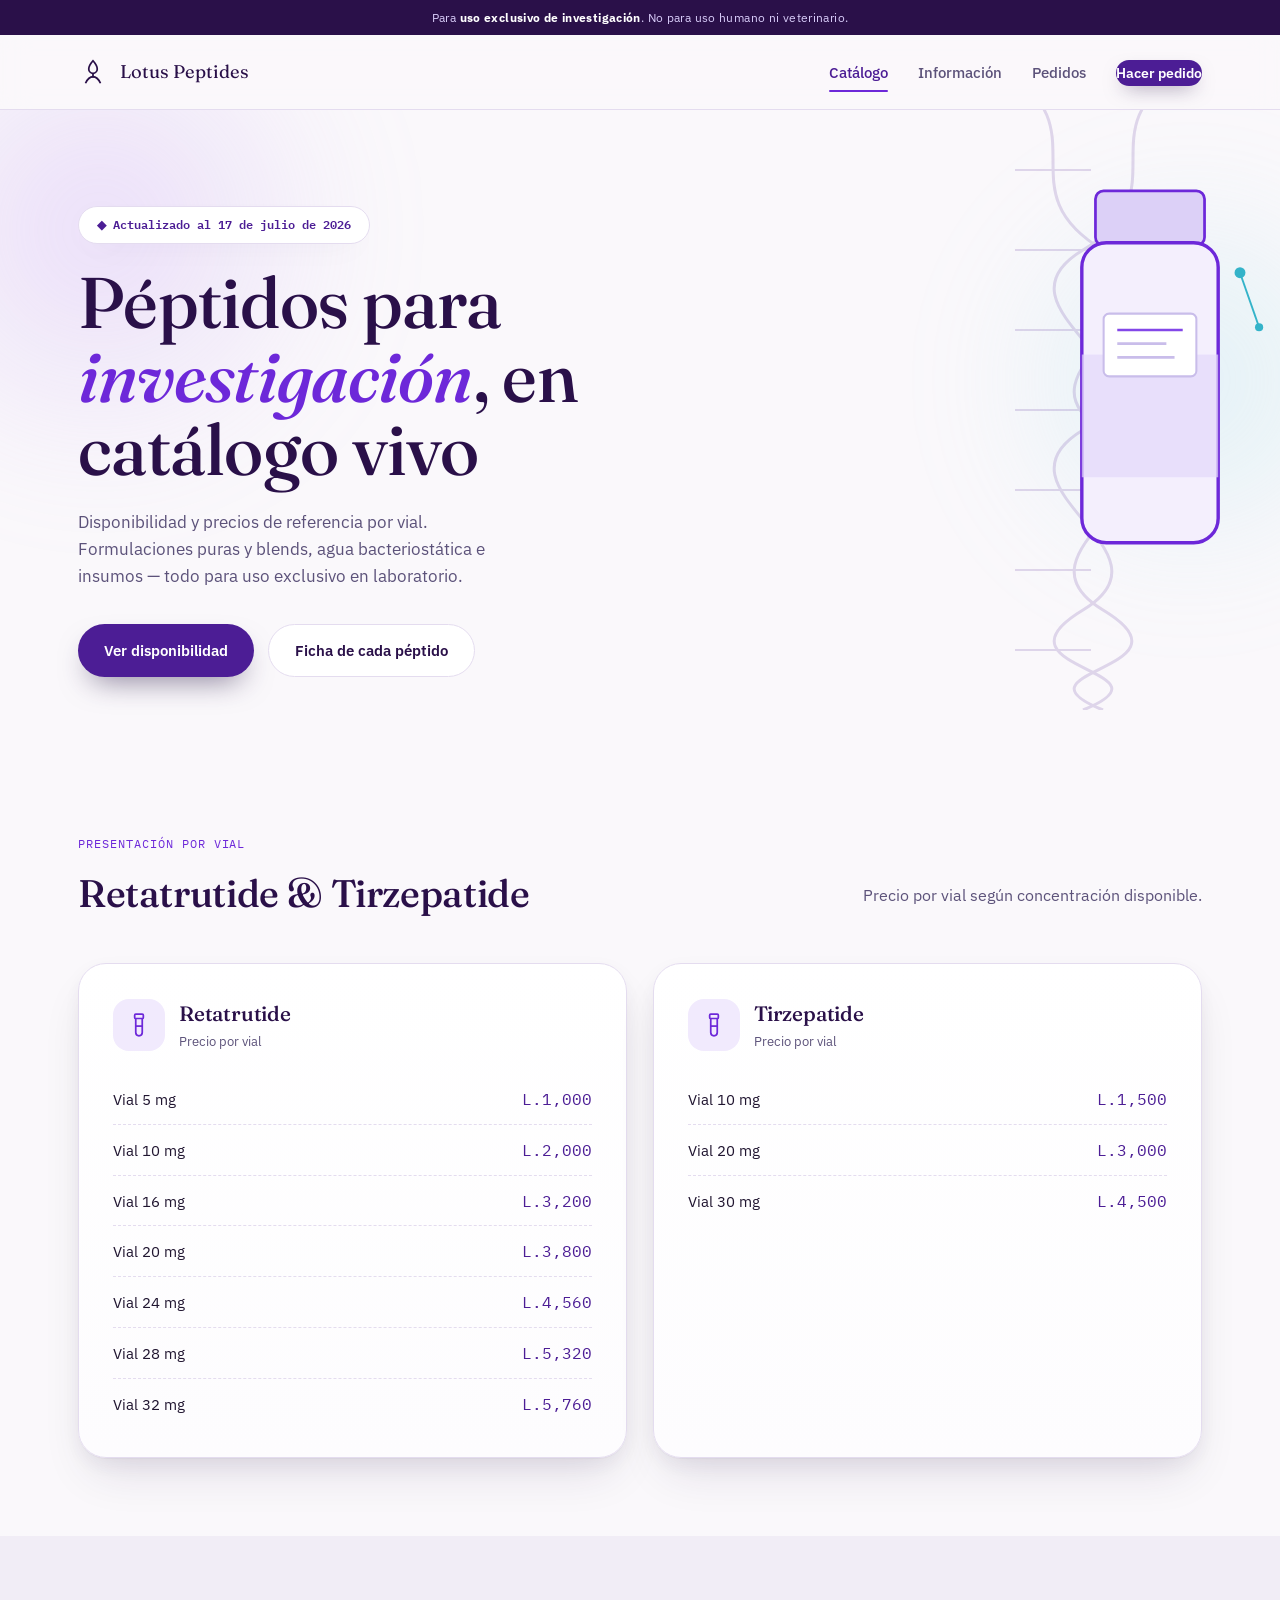
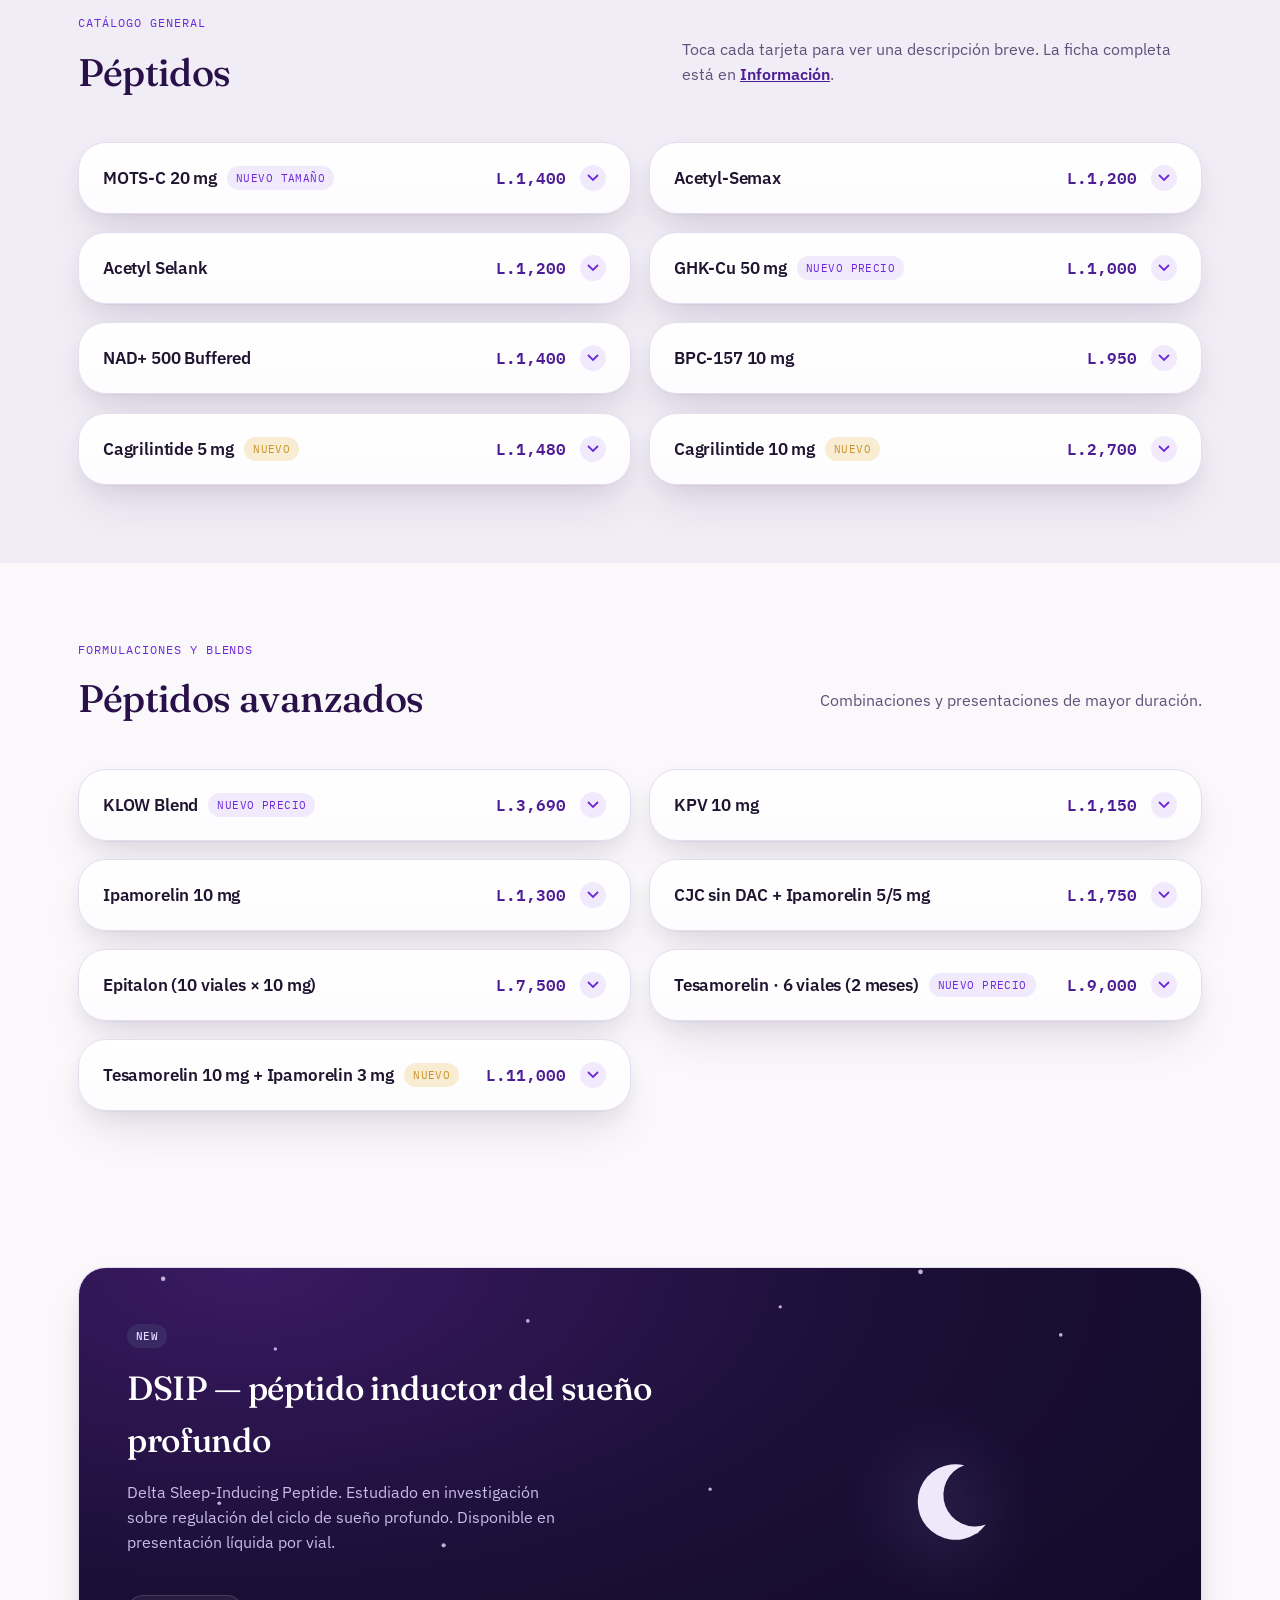
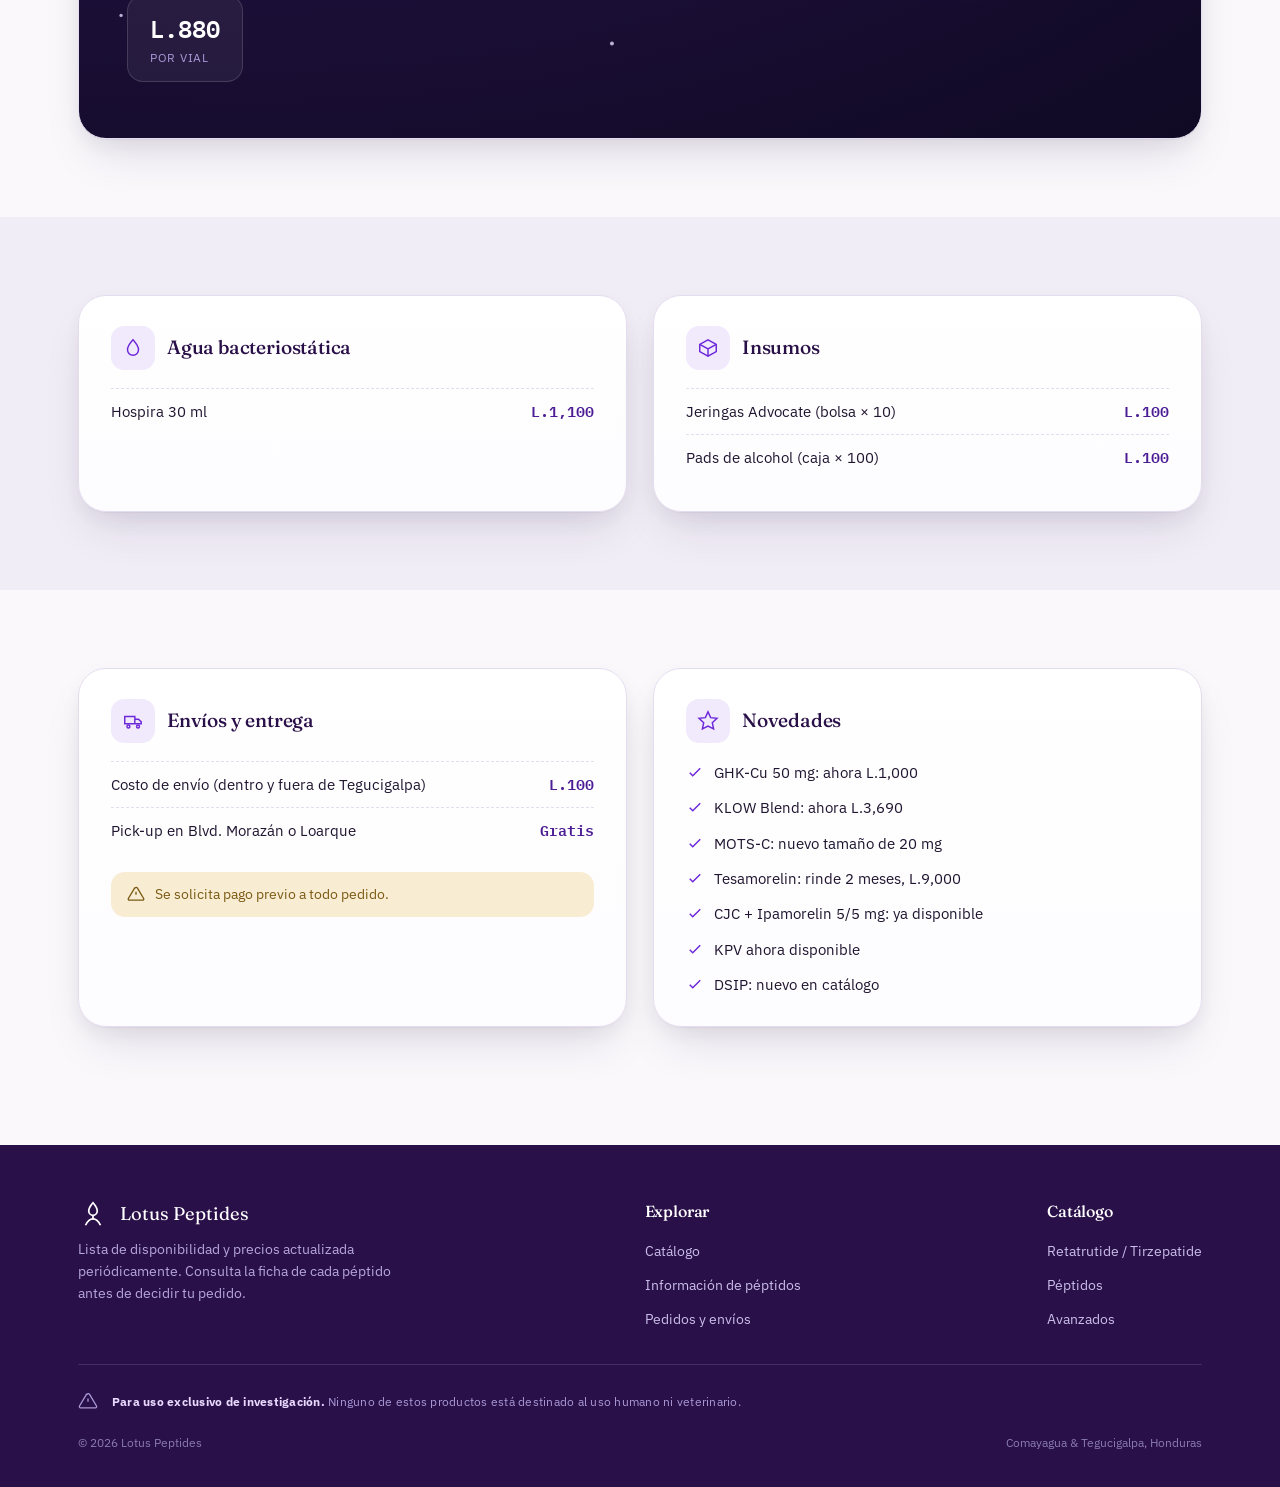
<file: lotus-peptides-site/index.html>
<!DOCTYPE html>
<html lang="es">
<head>
<meta charset="UTF-8">
<meta name="viewport" content="width=device-width, initial-scale=1.0">
<title>Catálogo de Péptidos para Investigación · Actualizado Julio 2026</title>
<meta name="description" content="Lista de disponibilidad y precios de péptidos para uso exclusivo de investigación. Retatrutide, Tirzepatide, BPC-157, Ipamorelin, DSIP y más.">
<link rel="preconnect" href="https://fonts.googleapis.com">
<link rel="stylesheet" href="styles.css">
</head>
<body>

<div class="compliance-bar">
  Para <strong>uso exclusivo de investigación</strong>. No para uso humano ni veterinario.
</div>

<header class="nav">
  <div class="wrap">
    <a href="index.html" class="nav-brand">
      <svg viewBox="0 0 24 24" fill="none" stroke="currentColor" stroke-width="1.4"><path d="M12 3c2 2.2 3.4 4.3 3.4 6.6A3.4 3.4 0 0 1 12 13a3.4 3.4 0 0 1-3.4-3.4C8.6 7.3 10 5.2 12 3Z"/><path d="M6 21c1.6-3.4 3.8-5.2 6-5.2s4.4 1.8 6 5.2"/><path d="M12 13v3.4"/></svg>
      Lotus Peptides
    </a>
    <nav>
      <ul class="nav-links">
        <li><a href="index.html">Catálogo</a></li>
        <li><a href="informacion.html">Información</a></li>
        <li><a href="contacto.html">Pedidos</a></li>
        <li><a href="contacto.html" class="nav-cta">Hacer pedido</a></li>
      </ul>
    </nav>
  </div>
</header>

<!-- ============================= HERO ============================= -->
<section class="hero">
  <div class="ambient" data-hero-parallax>
    <div class="blob" data-depth="18" style="width:520px;height:520px;left:-160px;top:-140px;background:radial-gradient(circle,#c9a8f5,transparent 70%);"></div>
    <div class="blob" data-depth="-14" style="width:420px;height:420px;right:-120px;top:60px;background:radial-gradient(circle,#a6e2ec,transparent 70%);"></div>
    <svg class="helix" data-depth="10" width="220" height="640" style="right:6%;top:-40px;color:#4c1d95" viewBox="0 0 220 640" fill="none">
      <path d="M20 0C120 60 20 120 120 180S20 300 120 360 20 480 120 540 20 600 120 640" stroke="currentColor" stroke-width="3"/>
      <path d="M200 0C100 60 200 120 100 180S200 300 100 360 200 480 100 540 200 600 100 640" stroke="currentColor" stroke-width="3"/>
      <g stroke="currentColor" stroke-width="2">
        <path d="M32 20 108 20"/><path d="M32 100 108 100"/><path d="M32 180 108 180"/>
        <path d="M32 260 108 260"/><path d="M32 340 108 340"/><path d="M32 420 108 420"/>
        <path d="M32 500 108 500"/><path d="M32 580 108 580"/>
      </g>
    </svg>
  </div>

  <div class="wrap">
    <span class="hero-eyebrow mono">◆ Actualizado al 17 de julio de 2026</span>
    <h1>Péptidos para<br><em>investigación</em>, en catálogo vivo</h1>
    <p class="lede">Disponibilidad y precios de referencia por vial. Formulaciones puras y blends, agua bacteriostática e insumos — todo para uso exclusivo en laboratorio.</p>
    <div class="hero-actions">
      <a href="#retatrutide-tirzepatide" class="btn btn-primary">Ver disponibilidad</a>
      <a href="informacion.html" class="btn btn-ghost">Ficha de cada péptido</a>
    </div>
  </div>

  <svg class="hero-vial" data-depth="-22" viewBox="0 0 220 420" fill="none">
    <rect x="70" y="30" width="80" height="40" rx="6" fill="#dcd0f7" stroke="#6d28d9" stroke-width="2"/>
    <rect x="60" y="68" width="100" height="220" rx="18" fill="#f4effd" stroke="#6d28d9" stroke-width="2.5"/>
    <rect x="60" y="150" width="100" height="90" fill="#e4d9fb" opacity=".7"/>
    <rect x="76" y="120" width="68" height="46" rx="4" fill="#fff" stroke="#c9bdea" stroke-width="1.5"/>
    <line x1="86" y1="132" x2="134" y2="132" stroke="#8347e8" stroke-width="2"/>
    <line x1="86" y1="142" x2="122" y2="142" stroke="#c9bdea" stroke-width="2"/>
    <line x1="86" y1="152" x2="128" y2="152" stroke="#c9bdea" stroke-width="2"/>
    <circle cx="176" cy="90" r="4" fill="#34b3c9"/>
    <circle cx="190" cy="130" r="3" fill="#34b3c9"/>
    <line x1="176" y1="90" x2="190" y2="130" stroke="#34b3c9" stroke-width="1.4"/>
  </svg>
</section>

<main>

<!-- ===================== RETATRUTIDE / TIRZEPATIDE ===================== -->
<section class="section" id="retatrutide-tirzepatide">
  <div class="wrap">
    <div class="section-head reveal">
      <div>
        <span class="section-tag">Presentación por vial</span>
        <h2>Retatrutide &amp; Tirzepatide</h2>
      </div>
      <p class="section-sub">Precio por vial según concentración disponible.</p>
    </div>

    <div class="plan-grid tilt-stage">
      <article class="card3d plan-card reveal">
        <div class="shine"></div>
        <div class="plan-head">
          <div class="plan-icon"><svg viewBox="0 0 24 24" fill="none" stroke="#6d28d9" stroke-width="1.6"><rect x="8" y="2" width="8" height="4" rx="1"/><path d="M9 6v13a3 3 0 0 0 6 0V6"/><path d="M9 13h6"/></svg></div>
          <div>
            <h3>Retatrutide</h3>
            <span>Precio por vial</span>
          </div>
        </div>
        <div class="plan-rows">
          <div class="plan-row"><span class="label">Vial 5 mg</span><span class="price">L.1,000</span></div>
          <div class="plan-row"><span class="label">Vial 10 mg</span><span class="price">L.2,000</span></div>
          <div class="plan-row"><span class="label">Vial 16 mg</span><span class="price">L.3,200</span></div>
          <div class="plan-row"><span class="label">Vial 20 mg</span><span class="price">L.3,800</span></div>
          <div class="plan-row"><span class="label">Vial 24 mg</span><span class="price">L.4,560</span></div>
          <div class="plan-row"><span class="label">Vial 28 mg</span><span class="price">L.5,320</span></div>
          <div class="plan-row"><span class="label">Vial 32 mg</span><span class="price">L.5,760</span></div>
        </div>
      </article>

      <article class="card3d plan-card reveal" style="transition-delay:.08s">
        <div class="shine"></div>
        <div class="plan-head">
          <div class="plan-icon"><svg viewBox="0 0 24 24" fill="none" stroke="#6d28d9" stroke-width="1.6"><rect x="8" y="2" width="8" height="4" rx="1"/><path d="M9 6v13a3 3 0 0 0 6 0V6"/><path d="M9 13h6"/></svg></div>
          <div>
            <h3>Tirzepatide</h3>
            <span>Precio por vial</span>
          </div>
        </div>
        <div class="plan-rows">
          <div class="plan-row"><span class="label">Vial 10 mg</span><span class="price">L.1,500</span></div>
          <div class="plan-row"><span class="label">Vial 20 mg</span><span class="price">L.3,000</span></div>
          <div class="plan-row"><span class="label">Vial 30 mg</span><span class="price">L.4,500</span></div>
        </div>
      </article>
    </div>
  </div>
</section>

<!-- ============================= PÉPTIDOS ============================= -->
<section class="section" style="background:var(--paper-dim)" id="peptidos">
  <div class="wrap">
    <div class="section-head reveal">
      <div>
        <span class="section-tag">Catálogo general</span>
        <h2>Péptidos</h2>
      </div>
      <p class="section-sub">Toca cada tarjeta para ver una descripción breve. La ficha completa está en <a href="informacion.html" style="color:var(--violet-700);font-weight:600;">Información</a>.</p>
    </div>

    <div class="pep-grid tilt-stage">

      <article class="card3d pep-card reveal" id="mots-c">
        <div class="pep-card-top">
          <div class="pep-card-name"><h4>MOTS-C 20 mg</h4><span class="badge badge-updated">Nuevo tamaño</span></div>
          <div class="pep-card-right"><span class="pep-card-price">L.1,400</span><span class="pep-chevron"><svg viewBox="0 0 12 8" fill="none"><path d="M1 1l5 5 5-5" stroke="#6d28d9" stroke-width="1.8"/></svg></span></div>
        </div>
        <div class="pep-card-body"><div class="pep-card-body-inner">Péptido mitocondrial estudiado en investigación de regulación metabólica. <a href="informacion.html#mots-c">Ver ficha completa →</a></div></div>
      </article>

      <article class="card3d pep-card reveal" id="acetyl-semax">
        <div class="pep-card-top">
          <div class="pep-card-name"><h4>Acetyl-Semax</h4></div>
          <div class="pep-card-right"><span class="pep-card-price">L.1,200</span><span class="pep-chevron"><svg viewBox="0 0 12 8" fill="none"><path d="M1 1l5 5 5-5" stroke="#6d28d9" stroke-width="1.8"/></svg></span></div>
        </div>
        <div class="pep-card-body"><div class="pep-card-body-inner">Fragmento sintético derivado de ACTH, utilizado en modelos de investigación cognitiva. <a href="informacion.html#acetyl-semax">Ver ficha completa →</a></div></div>
      </article>

      <article class="card3d pep-card reveal" id="acetyl-selank">
        <div class="pep-card-top">
          <div class="pep-card-name"><h4>Acetyl Selank</h4></div>
          <div class="pep-card-right"><span class="pep-card-price">L.1,200</span><span class="pep-chevron"><svg viewBox="0 0 12 8" fill="none"><path d="M1 1l5 5 5-5" stroke="#6d28d9" stroke-width="1.8"/></svg></span></div>
        </div>
        <div class="pep-card-body"><div class="pep-card-body-inner">Análogo peptídico estudiado en modelos de investigación sobre respuesta al estrés. <a href="informacion.html#acetyl-selank">Ver ficha completa →</a></div></div>
      </article>

      <article class="card3d pep-card reveal" id="ghk-cu">
        <div class="pep-card-top">
          <div class="pep-card-name"><h4>GHK-Cu 50 mg</h4><span class="badge badge-updated">Nuevo precio</span></div>
          <div class="pep-card-right"><span class="pep-card-price">L.1,000</span><span class="pep-chevron"><svg viewBox="0 0 12 8" fill="none"><path d="M1 1l5 5 5-5" stroke="#6d28d9" stroke-width="1.8"/></svg></span></div>
        </div>
        <div class="pep-card-body"><div class="pep-card-body-inner">Complejo peptídico de cobre, ampliamente estudiado en investigación de reparación tisular. <a href="informacion.html#ghk-cu">Ver ficha completa →</a></div></div>
      </article>

      <article class="card3d pep-card reveal" id="nad">
        <div class="pep-card-top">
          <div class="pep-card-name"><h4>NAD+ 500 Buffered</h4></div>
          <div class="pep-card-right"><span class="pep-card-price">L.1,400</span><span class="pep-chevron"><svg viewBox="0 0 12 8" fill="none"><path d="M1 1l5 5 5-5" stroke="#6d28d9" stroke-width="1.8"/></svg></span></div>
        </div>
        <div class="pep-card-body"><div class="pep-card-body-inner">Coenzima estudiada en investigación de metabolismo celular. Presentación amortiguada (buffered). <a href="informacion.html#nad">Ver ficha completa →</a></div></div>
      </article>

      <article class="card3d pep-card reveal" id="bpc-157">
        <div class="pep-card-top">
          <div class="pep-card-name"><h4>BPC-157 10 mg</h4></div>
          <div class="pep-card-right"><span class="pep-card-price">L.950</span><span class="pep-chevron"><svg viewBox="0 0 12 8" fill="none"><path d="M1 1l5 5 5-5" stroke="#6d28d9" stroke-width="1.8"/></svg></span></div>
        </div>
        <div class="pep-card-body"><div class="pep-card-body-inner">Péptido derivado de una secuencia gástrica, uno de los más estudiados en investigación de reparación tisular. <a href="informacion.html#bpc-157">Ver ficha completa →</a></div></div>
      </article>

      <article class="card3d pep-card reveal" id="cagrilintide-5">
        <div class="pep-card-top">
          <div class="pep-card-name"><h4>Cagrilintide 5 mg</h4><span class="badge badge-new">Nuevo</span></div>
          <div class="pep-card-right"><span class="pep-card-price">L.1,480</span><span class="pep-chevron"><svg viewBox="0 0 12 8" fill="none"><path d="M1 1l5 5 5-5" stroke="#6d28d9" stroke-width="1.8"/></svg></span></div>
        </div>
        <div class="pep-card-body"><div class="pep-card-body-inner">Análogo de amilina de larga duración, estudiado en investigación de regulación del apetito. <a href="informacion.html#cagrilintide">Ver ficha completa →</a></div></div>
      </article>

      <article class="card3d pep-card reveal" id="cagrilintide-10">
        <div class="pep-card-top">
          <div class="pep-card-name"><h4>Cagrilintide 10 mg</h4><span class="badge badge-new">Nuevo</span></div>
          <div class="pep-card-right"><span class="pep-card-price">L.2,700</span><span class="pep-chevron"><svg viewBox="0 0 12 8" fill="none"><path d="M1 1l5 5 5-5" stroke="#6d28d9" stroke-width="1.8"/></svg></span></div>
        </div>
        <div class="pep-card-body"><div class="pep-card-body-inner">Misma molécula que la presentación de 5 mg, en concentración mayor. <a href="informacion.html#cagrilintide">Ver ficha completa →</a></div></div>
      </article>

    </div>
  </div>
</section>

<!-- ======================= PÉPTIDOS AVANZADOS ======================= -->
<section class="section" id="avanzados">
  <div class="wrap">
    <div class="section-head reveal">
      <div>
        <span class="section-tag">Formulaciones y blends</span>
        <h2>Péptidos avanzados</h2>
      </div>
      <p class="section-sub">Combinaciones y presentaciones de mayor duración.</p>
    </div>

    <div class="pep-grid tilt-stage">

      <article class="card3d pep-card reveal" id="klow">
        <div class="pep-card-top">
          <div class="pep-card-name"><h4>KLOW Blend</h4><span class="badge badge-updated">Nuevo precio</span></div>
          <div class="pep-card-right"><span class="pep-card-price">L.3,690</span><span class="pep-chevron"><svg viewBox="0 0 12 8" fill="none"><path d="M1 1l5 5 5-5" stroke="#6d28d9" stroke-width="1.8"/></svg></span></div>
        </div>
        <div class="pep-card-body"><div class="pep-card-body-inner">Formulación combinada de varios péptidos de investigación orientada a estudios de piel y tejido. <a href="informacion.html#klow">Ver ficha completa →</a></div></div>
      </article>

      <article class="card3d pep-card reveal" id="kpv">
        <div class="pep-card-top">
          <div class="pep-card-name"><h4>KPV 10 mg</h4></div>
          <div class="pep-card-right"><span class="pep-card-price">L.1,150</span><span class="pep-chevron"><svg viewBox="0 0 12 8" fill="none"><path d="M1 1l5 5 5-5" stroke="#6d28d9" stroke-width="1.8"/></svg></span></div>
        </div>
        <div class="pep-card-body"><div class="pep-card-body-inner">Fragmento tripeptídico de la alfa-MSH, estudiado en investigación antiinflamatoria. <a href="informacion.html#kpv">Ver ficha completa →</a></div></div>
      </article>

      <article class="card3d pep-card reveal" id="ipamorelin">
        <div class="pep-card-top">
          <div class="pep-card-name"><h4>Ipamorelin 10 mg</h4></div>
          <div class="pep-card-right"><span class="pep-card-price">L.1,300</span><span class="pep-chevron"><svg viewBox="0 0 12 8" fill="none"><path d="M1 1l5 5 5-5" stroke="#6d28d9" stroke-width="1.8"/></svg></span></div>
        </div>
        <div class="pep-card-body"><div class="pep-card-body-inner">Secretagogo selectivo de hormona de crecimiento, usado en investigación endocrina. <a href="informacion.html#ipamorelin">Ver ficha completa →</a></div></div>
      </article>

      <article class="card3d pep-card reveal" id="cjc-ipamorelin">
        <div class="pep-card-top">
          <div class="pep-card-name"><h4>CJC sin DAC + Ipamorelin 5/5 mg</h4></div>
          <div class="pep-card-right"><span class="pep-card-price">L.1,750</span><span class="pep-chevron"><svg viewBox="0 0 12 8" fill="none"><path d="M1 1l5 5 5-5" stroke="#6d28d9" stroke-width="1.8"/></svg></span></div>
        </div>
        <div class="pep-card-body"><div class="pep-card-body-inner">Combinación de un análogo de GHRH sin DAC con un secretagogo, estudiada en investigación de liberación hormonal. <a href="informacion.html#cjc-ipamorelin">Ver ficha completa →</a></div></div>
      </article>

      <article class="card3d pep-card reveal" id="epitalon">
        <div class="pep-card-top">
          <div class="pep-card-name"><h4>Epitalon (10 viales × 10 mg)</h4></div>
          <div class="pep-card-right"><span class="pep-card-price">L.7,500</span><span class="pep-chevron"><svg viewBox="0 0 12 8" fill="none"><path d="M1 1l5 5 5-5" stroke="#6d28d9" stroke-width="1.8"/></svg></span></div>
        </div>
        <div class="pep-card-body"><div class="pep-card-body-inner">Tetrapéptido sintético estudiado en investigación sobre la glándula pineal y el envejecimiento celular. <a href="informacion.html#epitalon">Ver ficha completa →</a></div></div>
      </article>

      <article class="card3d pep-card reveal" id="tesamorelin">
        <div class="pep-card-top">
          <div class="pep-card-name"><h4>Tesamorelin · 6 viales (2 meses)</h4><span class="badge badge-updated">Nuevo precio</span></div>
          <div class="pep-card-right"><span class="pep-card-price">L.9,000</span><span class="pep-chevron"><svg viewBox="0 0 12 8" fill="none"><path d="M1 1l5 5 5-5" stroke="#6d28d9" stroke-width="1.8"/></svg></span></div>
        </div>
        <div class="pep-card-body"><div class="pep-card-body-inner">Análogo de GHRH estudiado en investigación de liberación de hormona de crecimiento. Presentación de rendimiento extendido. <a href="informacion.html#tesamorelin">Ver ficha completa →</a></div></div>
      </article>

      <article class="card3d pep-card reveal" id="tesa-ipa-blend">
        <div class="pep-card-top">
          <div class="pep-card-name"><h4>Tesamorelin 10 mg + Ipamorelin 3 mg</h4><span class="badge badge-new">Nuevo</span></div>
          <div class="pep-card-right"><span class="pep-card-price">L.11,000</span><span class="pep-chevron"><svg viewBox="0 0 12 8" fill="none"><path d="M1 1l5 5 5-5" stroke="#6d28d9" stroke-width="1.8"/></svg></span></div>
        </div>
        <div class="pep-card-body"><div class="pep-card-body-inner">Blend de 6 viales (2 meses) combinando un análogo de GHRH con un secretagogo. <a href="informacion.html#cjc-ipamorelin">Ver ficha completa →</a></div></div>
      </article>

    </div>
  </div>
</section>

<!-- ============================== DSIP ============================== -->
<section class="section">
  <div class="wrap">
    <div class="feature-banner reveal tilt-stage card3d">
      <div class="shine"></div>
      <svg class="stars" data-parallax="0.06" width="100%" height="100%" viewBox="0 0 800 400" preserveAspectRatio="xMidYMid slice">
        <g fill="#e9d9ff">
          <circle cx="60" cy="40" r="1.6"/><circle cx="140" cy="90" r="1.2"/><circle cx="230" cy="30" r="1.8"/>
          <circle cx="320" cy="70" r="1.3"/><circle cx="410" cy="20" r="1.5"/><circle cx="500" cy="60" r="1.2"/>
          <circle cx="600" cy="35" r="1.7"/><circle cx="700" cy="80" r="1.3"/><circle cx="760" cy="25" r="1.5"/>
          <circle cx="100" cy="200" r="1.3"/><circle cx="260" cy="230" r="1.5"/><circle cx="450" cy="190" r="1.2"/>
          <circle cx="640" cy="220" r="1.6"/><circle cx="30" cy="280" r="1.2"/><circle cx="380" cy="300" r="1.4"/>
        </g>
      </svg>
      <div style="position:relative;z-index:2;">
        <h3><span class="badge badge-new">New</span> DSIP — péptido inductor del sueño profundo</h3>
        <p>Delta Sleep-Inducing Peptide. Estudiado en investigación sobre regulación del ciclo de sueño profundo. Disponible en presentación líquida por vial.</p>
        <div class="feature-price">
          <span class="amt mono">L.880</span>
          <span class="unit">por vial</span>
        </div>
      </div>
      <svg class="moon" data-parallax="0.1" viewBox="0 0 100 100" fill="none">
        <path d="M65 15a35 35 0 1 0 20 55A28 28 0 0 1 65 15Z" fill="#efe8fb"/>
      </svg>
    </div>
  </div>
</section>

<!-- =================== AGUA / INSUMOS =================== -->
<section class="section" style="background:var(--paper-dim)">
  <div class="wrap">
    <div class="info-grid tilt-stage">

      <article class="card3d info-card reveal">
        <div class="shine"></div>
        <h3><span class="icon-chip"><svg viewBox="0 0 24 24" fill="none" stroke="#6d28d9" stroke-width="1.6"><path d="M12 3s6 6.5 6 11a6 6 0 0 1-12 0c0-4.5 6-11 6-11Z"/></svg></span>Agua bacteriostática</h3>
        <div class="kv-row"><span>Hospira 30 ml</span><span class="price">L.1,100</span></div>
      </article>

      <article class="card3d info-card reveal" style="transition-delay:.06s">
        <div class="shine"></div>
        <h3><span class="icon-chip"><svg viewBox="0 0 24 24" fill="none" stroke="#6d28d9" stroke-width="1.6"><path d="M21 8 12 3 3 8v8l9 5 9-5V8Z"/><path d="M3 8l9 5 9-5M12 13v8"/></svg></span>Insumos</h3>
        <div class="kv-row"><span>Jeringas Advocate (bolsa × 10)</span><span class="price">L.100</span></div>
        <div class="kv-row"><span>Pads de alcohol (caja × 100)</span><span class="price">L.100</span></div>
      </article>

    </div>
  </div>
</section>

<!-- =================== ENVÍOS / NOVEDADES =================== -->
<section class="section">
  <div class="wrap">
    <div class="info-grid tilt-stage">

      <article class="card3d info-card reveal">
        <div class="shine"></div>
        <h3><span class="icon-chip"><svg viewBox="0 0 24 24" fill="none" stroke="#6d28d9" stroke-width="1.6"><path d="M3 7h11v8H3zM14 10h4l3 3v2h-7z"/><circle cx="7" cy="18" r="1.6"/><circle cx="17.5" cy="18" r="1.6"/></svg></span>Envíos y entrega</h3>
        <div class="kv-row"><span>Costo de envío (dentro y fuera de Tegucigalpa)</span><span class="price">L.100</span></div>
        <div class="kv-row"><span>Pick-up en Blvd. Morazán o Loarque</span><span class="price">Gratis</span></div>
        <div class="callout">
          <svg viewBox="0 0 24 24" fill="none" stroke="#7a5a13" stroke-width="1.8"><path d="M12 9v4M12 17h.01M10.3 3.86 1.8 18a1.5 1.5 0 0 0 1.3 2.2h17.8a1.5 1.5 0 0 0 1.3-2.2L13.7 3.86a1.5 1.5 0 0 0-2.6 0Z"/></svg>
          Se solicita pago previo a todo pedido.
        </div>
      </article>

      <article class="card3d info-card reveal" style="transition-delay:.06s">
        <div class="shine"></div>
        <h3><span class="icon-chip"><svg viewBox="0 0 24 24" fill="none" stroke="#6d28d9" stroke-width="1.6"><path d="m12 2 2.9 6.3 6.9.8-5.1 4.7 1.4 6.8L12 17.6 5.9 20.6l1.4-6.8-5.1-4.7 6.9-.8Z"/></svg></span>Novedades</h3>
        <ul class="list-check">
          <li><svg viewBox="0 0 24 24" fill="none" stroke="currentColor" stroke-width="2"><path d="m5 13 4 4L19 7"/></svg>GHK-Cu 50 mg: ahora L.1,000</li>
          <li><svg viewBox="0 0 24 24" fill="none" stroke="currentColor" stroke-width="2"><path d="m5 13 4 4L19 7"/></svg>KLOW Blend: ahora L.3,690</li>
          <li><svg viewBox="0 0 24 24" fill="none" stroke="currentColor" stroke-width="2"><path d="m5 13 4 4L19 7"/></svg>MOTS-C: nuevo tamaño de 20 mg</li>
          <li><svg viewBox="0 0 24 24" fill="none" stroke="currentColor" stroke-width="2"><path d="m5 13 4 4L19 7"/></svg>Tesamorelin: rinde 2 meses, L.9,000</li>
          <li><svg viewBox="0 0 24 24" fill="none" stroke="currentColor" stroke-width="2"><path d="m5 13 4 4L19 7"/></svg>CJC + Ipamorelin 5/5 mg: ya disponible</li>
          <li><svg viewBox="0 0 24 24" fill="none" stroke="currentColor" stroke-width="2"><path d="m5 13 4 4L19 7"/></svg>KPV ahora disponible</li>
          <li><svg viewBox="0 0 24 24" fill="none" stroke="currentColor" stroke-width="2"><path d="m5 13 4 4L19 7"/></svg>DSIP: nuevo en catálogo</li>
        </ul>
      </article>

    </div>
  </div>
</section>

</main>

<footer>
  <div class="wrap">
    <div class="foot-top">
      <div class="foot-brand">
        <div class="nav-brand" style="color:#fff;">
          <svg viewBox="0 0 24 24" fill="none" stroke="currentColor" stroke-width="1.4"><path d="M12 3c2 2.2 3.4 4.3 3.4 6.6A3.4 3.4 0 0 1 12 13a3.4 3.4 0 0 1-3.4-3.4C8.6 7.3 10 5.2 12 3Z"/><path d="M6 21c1.6-3.4 3.8-5.2 6-5.2s4.4 1.8 6 5.2"/><path d="M12 13v3.4"/></svg>
          Lotus Peptides
        </div>
        <p>Lista de disponibilidad y precios actualizada periódicamente. Consulta la ficha de cada péptido antes de decidir tu pedido.</p>
      </div>
      <nav>
        <h4>Explorar</h4>
        <ul>
          <li><a href="index.html">Catálogo</a></li>
          <li><a href="informacion.html">Información de péptidos</a></li>
          <li><a href="contacto.html">Pedidos y envíos</a></li>
        </ul>
      </nav>
      <nav>
        <h4>Catálogo</h4>
        <ul>
          <li><a href="index.html#retatrutide-tirzepatide">Retatrutide / Tirzepatide</a></li>
          <li><a href="index.html#peptidos">Péptidos</a></li>
          <li><a href="index.html#avanzados">Avanzados</a></li>
        </ul>
      </nav>
    </div>
    <div class="foot-disclaimer">
      <svg width="20" height="20" viewBox="0 0 24 24" fill="none" stroke="currentColor" stroke-width="1.6" style="flex-shrink:0"><path d="M12 9v4M12 17h.01M10.3 3.86 1.8 18a1.5 1.5 0 0 0 1.3 2.2h17.8a1.5 1.5 0 0 0 1.3-2.2L13.7 3.86a1.5 1.5 0 0 0-2.6 0Z"/></svg>
      <span><strong>Para uso exclusivo de investigación.</strong> Ninguno de estos productos está destinado al uso humano ni veterinario.</span>
    </div>
    <div class="foot-bottom">
      <span>© 2026 Lotus Peptides</span>
      <span>Comayagua &amp; Tegucigalpa, Honduras</span>
    </div>
  </div>
</footer>

<script src="script.js"></script>
</body>
</html>
</file>
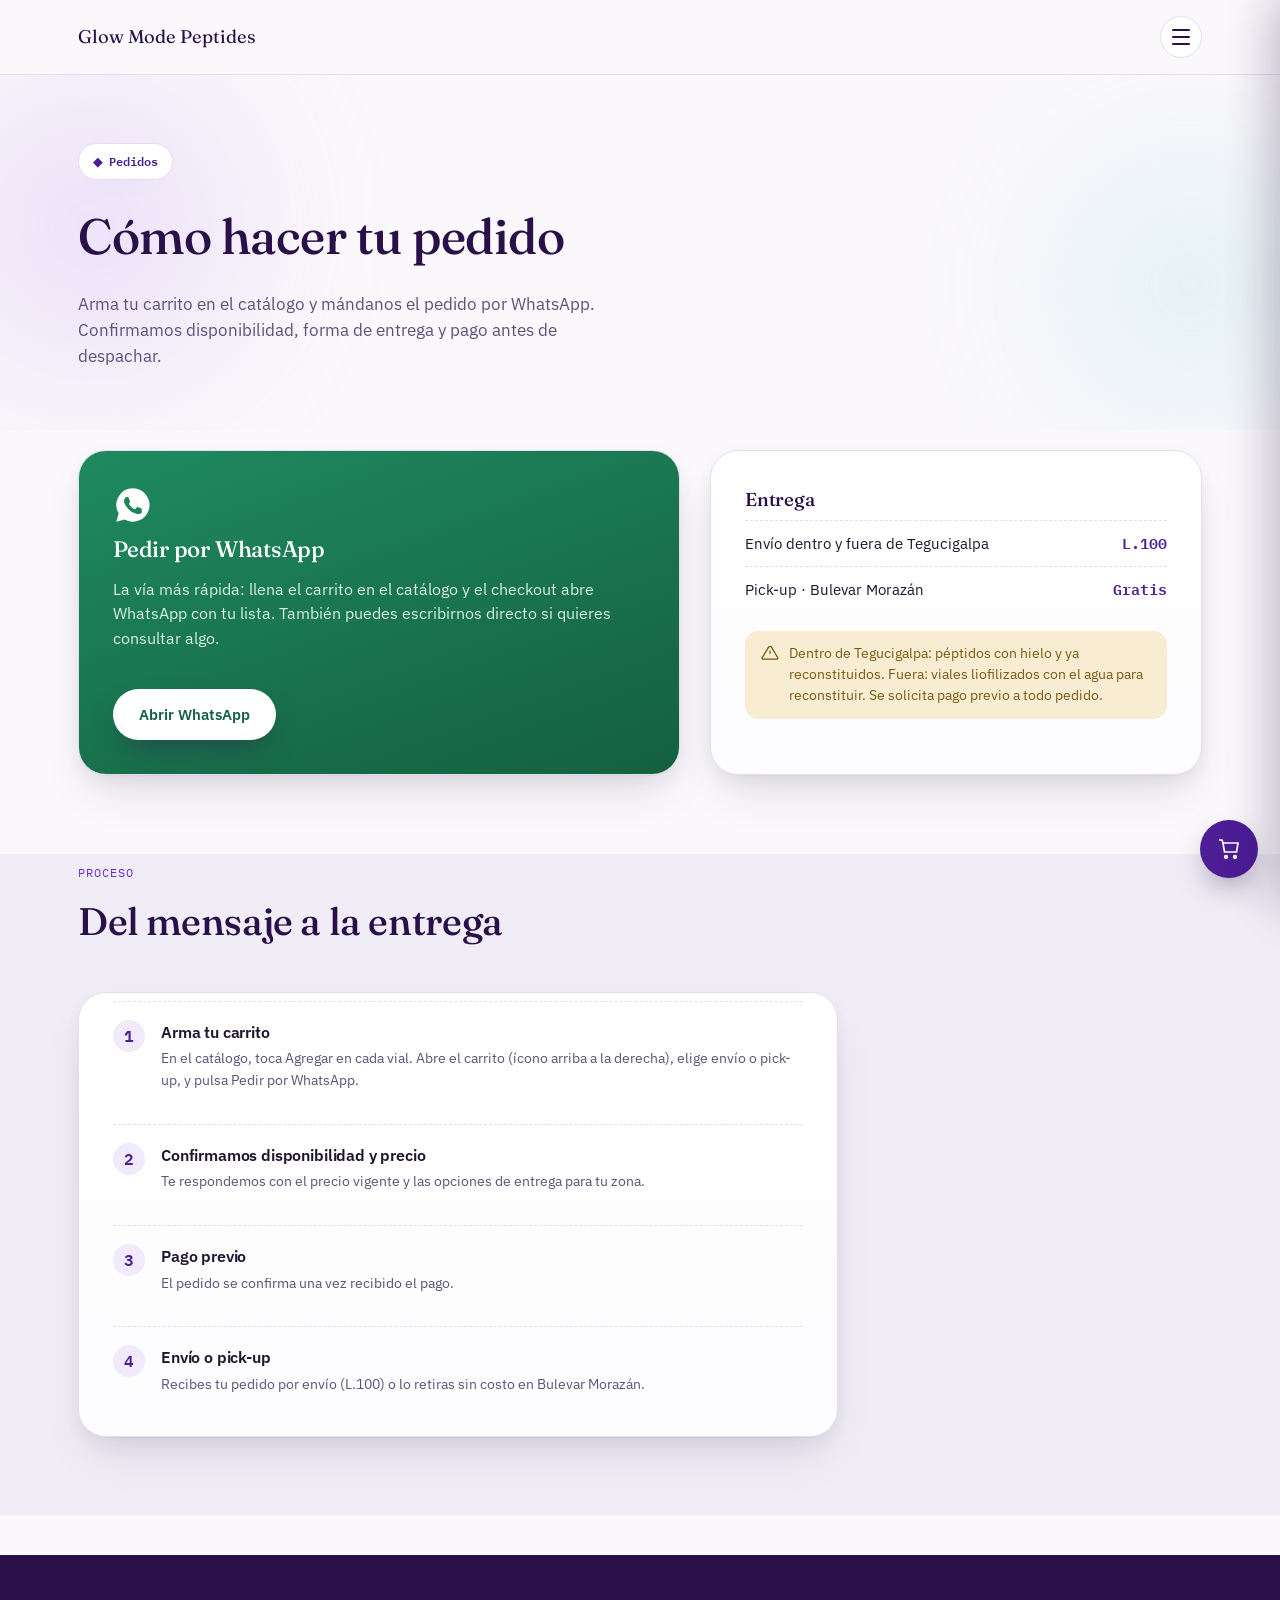
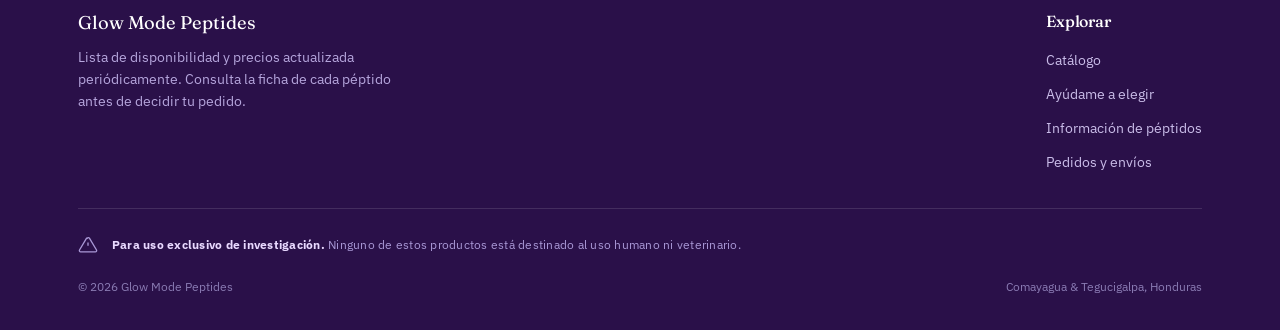
<file: contacto.html>
<!DOCTYPE html>
<html lang="es">
<head>
<meta charset="UTF-8">
<meta name="viewport" content="width=device-width, initial-scale=1.0">
<title>Glow Mode Peptides</title>
<meta name="description" content="Glow Mode Peptides">
<link rel="stylesheet" href="styles.css">
</head>
<body>

<header class="nav">
  <div class="wrap">
    <a href="index.html" class="nav-brand">
      Glow Mode Peptides
    </a>
    <div class="nav-end">
      <button type="button" class="menu-btn" data-open-menu aria-label="Abrir menú" aria-expanded="false">
        <span class="menu-btn-bars" aria-hidden="true"><span></span><span></span><span></span></span>
      </button>
    </div>
  </div>
</header>

<section class="page-header">
  <div class="ambient">
    <div class="blob" data-parallax="0.08" style="width:460px;height:460px;left:-140px;top:-80px;background:radial-gradient(circle,#c9a8f5,transparent 70%);"></div>
    <div class="blob" data-parallax="-0.05" style="width:380px;height:380px;right:-100px;top:20px;background:radial-gradient(circle,#a6e2ec,transparent 70%);"></div>
  </div>
  <div class="wrap" style="position:relative;z-index:2;">
    <span class="hero-eyebrow mono">◆ Pedidos</span>
    <h1 style="margin-top:18px;">Cómo hacer tu pedido</h1>
    <p>Arma tu carrito en el catálogo y mándanos el pedido por WhatsApp. Confirmamos disponibilidad, forma de entrega y pago antes de despachar.</p>
  </div>
</section>

<main>
<section class="section" style="padding-top:20px;">
  <div class="wrap">
    <div class="contact-grid tilt-stage">

      <article class="card3d wa-card reveal">
        <div class="shine"></div>
        <svg width="40" height="40" viewBox="0 0 24 24" fill="#fff"><path d="M12 2a10 10 0 0 0-8.6 15.1L2 22l5-1.3A10 10 0 1 0 12 2Zm5.5 14.2c-.2.6-1.3 1.2-1.8 1.2-.5.1-1 .1-1.7-.1-.4-.1-.9-.3-1.6-.6-2.8-1.2-4.6-4-4.7-4.2-.1-.2-1.1-1.5-1.1-2.8 0-1.3.7-2 1-2.2.2-.3.5-.3.7-.3h.5c.2 0 .4 0 .6.5.2.6.7 1.9.8 2 .1.2.1.4 0 .6-.4.8-.8.8-.5 1.3.9 1.6 1.8 2.2 3.2 2.9.2.1.4.1.5-.1.2-.2.7-.8.9-1.1.2-.3.4-.2.6-.1.2.1 1.5.7 1.8.8.3.1.5.2.5.3.1.3.1.7-.1 1.2Z"/></svg>
        <h3>Pedir por WhatsApp</h3>
        <p>La vía más rápida: llena el carrito en el catálogo y el checkout abre WhatsApp con tu lista. También puedes escribirnos directo si quieres consultar algo.</p>
        <a href="https://wa.me/50496784674?text=Hola%2C%20quiero%20consultar%20disponibilidad%20de%20p%C3%A9ptidos" class="btn btn-primary" target="_blank" rel="noopener">Abrir WhatsApp</a>
      </article>

      <article class="card3d reveal" style="padding:34px;transition-delay:.06s;">
        <div class="shine"></div>
        <h3 style="margin-bottom:6px;">Entrega</h3>
        <div class="kv-row"><span>Envío dentro y fuera de Tegucigalpa</span><span class="price">L.100</span></div>
        <div class="kv-row"><span>Pick-up · Bulevar Morazán</span><span class="price">Gratis</span></div>
        <div class="callout">
          <svg viewBox="0 0 24 24" fill="none" stroke="#7a5a13" stroke-width="1.8"><path d="M12 9v4M12 17h.01M10.3 3.86 1.8 18a1.5 1.5 0 0 0 1.3 2.2h17.8a1.5 1.5 0 0 0 1.3-2.2L13.7 3.86a1.5 1.5 0 0 0-2.6 0Z"/></svg>
          Dentro de Tegucigalpa: péptidos con hielo y ya reconstituidos. Fuera: viales liofilizados con el agua para reconstituir. Se solicita pago previo a todo pedido.
        </div>
      </article>

    </div>
  </div>
</section>

<section class="section" style="background:var(--paper-dim);padding-top:10px;">
  <div class="wrap">
    <div class="section-head reveal">
      <div><span class="section-tag">Proceso</span><h2>Del mensaje a la entrega</h2></div>
    </div>
    <div class="card3d tilt-stage reveal" style="padding:8px 34px;max-width:760px;">
      <div class="shine"></div>
      <div class="step-row">
        <div class="step-num mono">1</div>
        <div><h4>Arma tu carrito</h4><p>En el catálogo, toca Agregar en cada vial. Abre el carrito (ícono arriba a la derecha), elige envío o pick-up, y pulsa Pedir por WhatsApp.</p></div>
      </div>
      <div class="step-row">
        <div class="step-num mono">2</div>
        <div><h4>Confirmamos disponibilidad y precio</h4><p>Te respondemos con el precio vigente y las opciones de entrega para tu zona.</p></div>
      </div>
      <div class="step-row">
        <div class="step-num mono">3</div>
        <div><h4>Pago previo</h4><p>El pedido se confirma una vez recibido el pago.</p></div>
      </div>
      <div class="step-row">
        <div class="step-num mono">4</div>
        <div><h4>Envío o pick-up</h4><p>Recibes tu pedido por envío (L.100) o lo retiras sin costo en Bulevar Morazán.</p></div>
      </div>
    </div>
  </div>
</section>
</main>

<footer>
  <div class="wrap">
    <div class="foot-top">
      <div class="foot-brand">
        <div class="nav-brand" style="color:#fff;">
          Glow Mode Peptides
        </div>
        <p>Lista de disponibilidad y precios actualizada periódicamente. Consulta la ficha de cada péptido antes de decidir tu pedido.</p>
      </div>
      <nav>
        <h4>Explorar</h4>
        <ul>
          <li><a href="index.html">Catálogo</a></li>
          <li><a href="quiz.html">Ayúdame a elegir</a></li>
          <li><a href="informacion.html">Información de péptidos</a></li>
          <li><a href="contacto.html">Pedidos y envíos</a></li>
        </ul>
      </nav>
    </div>
    <div class="foot-disclaimer">
      <svg width="20" height="20" viewBox="0 0 24 24" fill="none" stroke="currentColor" stroke-width="1.6" style="flex-shrink:0"><path d="M12 9v4M12 17h.01M10.3 3.86 1.8 18a1.5 1.5 0 0 0 1.3 2.2h17.8a1.5 1.5 0 0 0 1.3-2.2L13.7 3.86a1.5 1.5 0 0 0-2.6 0Z"/></svg>
      <span><strong>Para uso exclusivo de investigación.</strong> Ninguno de estos productos está destinado al uso humano ni veterinario.</span>
    </div>
    <div class="foot-bottom">
      <span>© 2026 Glow Mode Peptides</span>
      <span>Comayagua &amp; Tegucigalpa, Honduras</span>
    </div>
  </div>
</footer>

<script src="script.js"></script>
<script src="cart.js"></script>
</body>
</html>
</file>
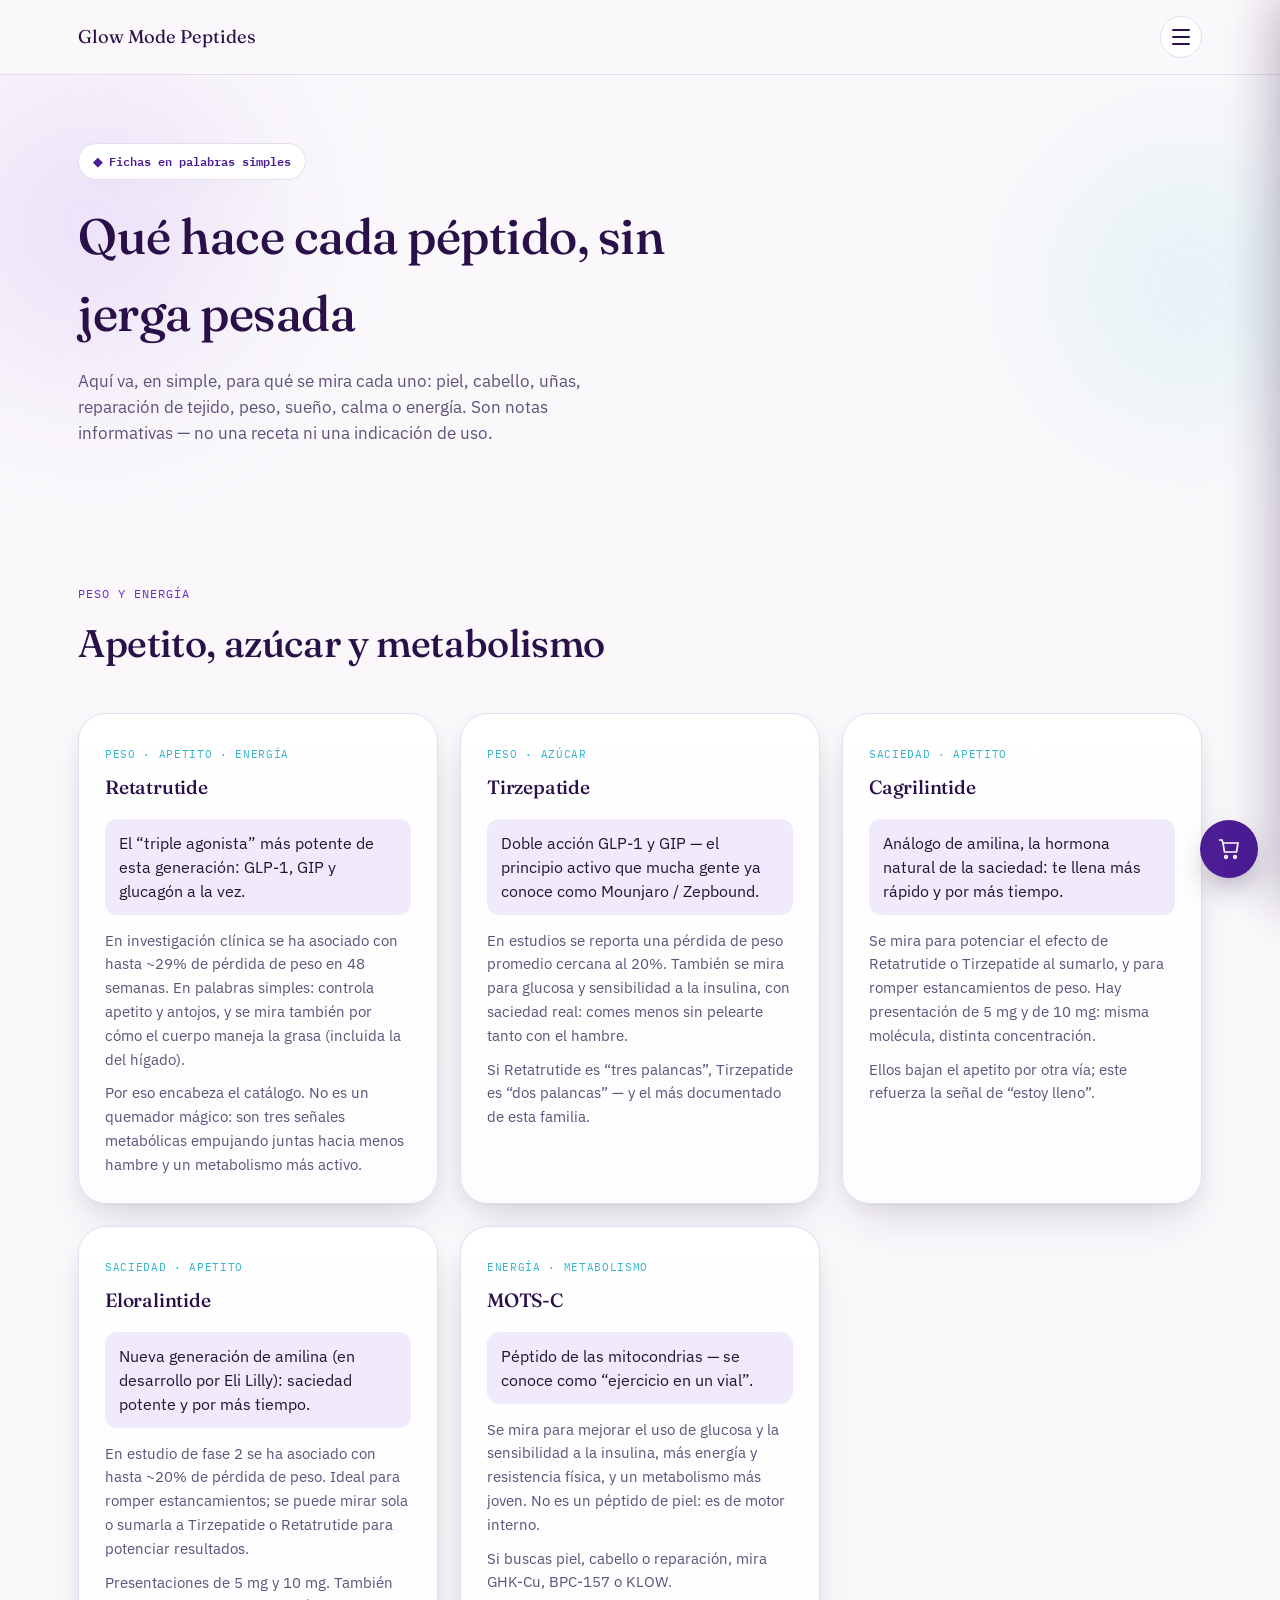
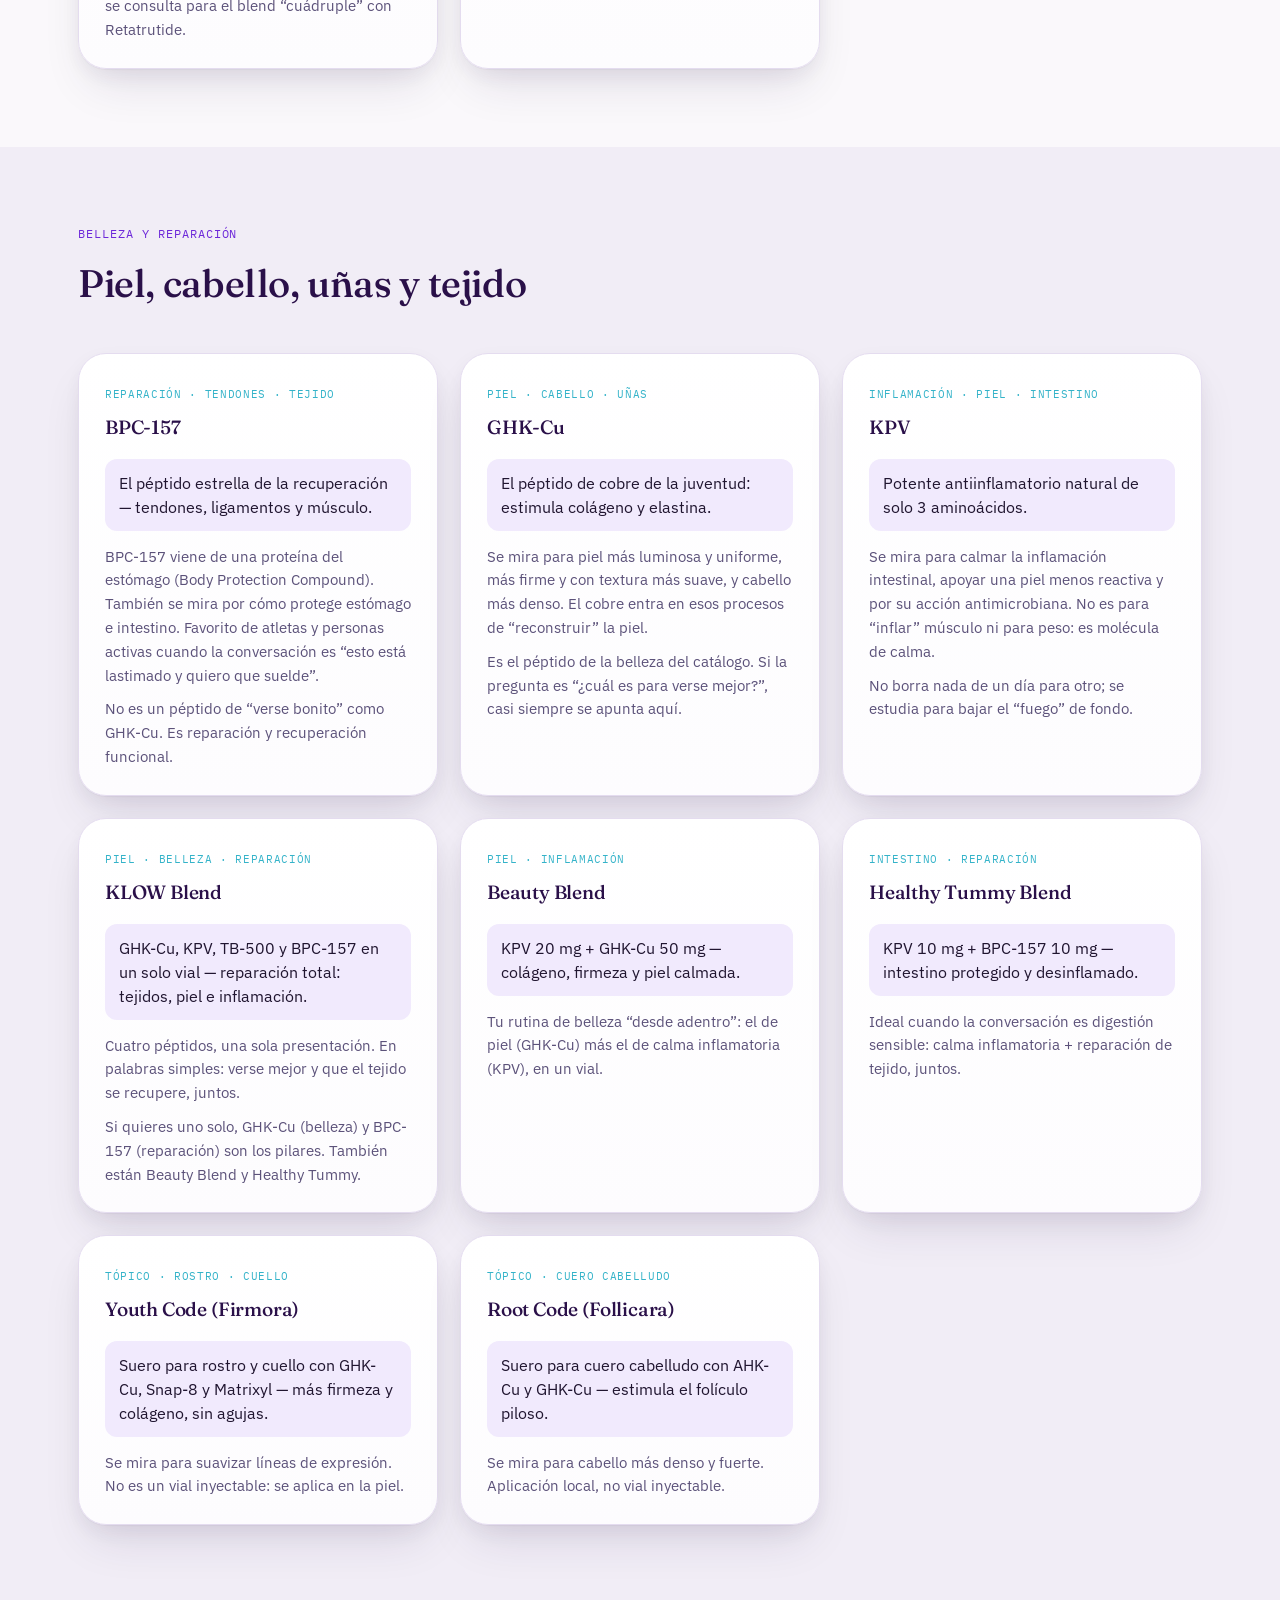
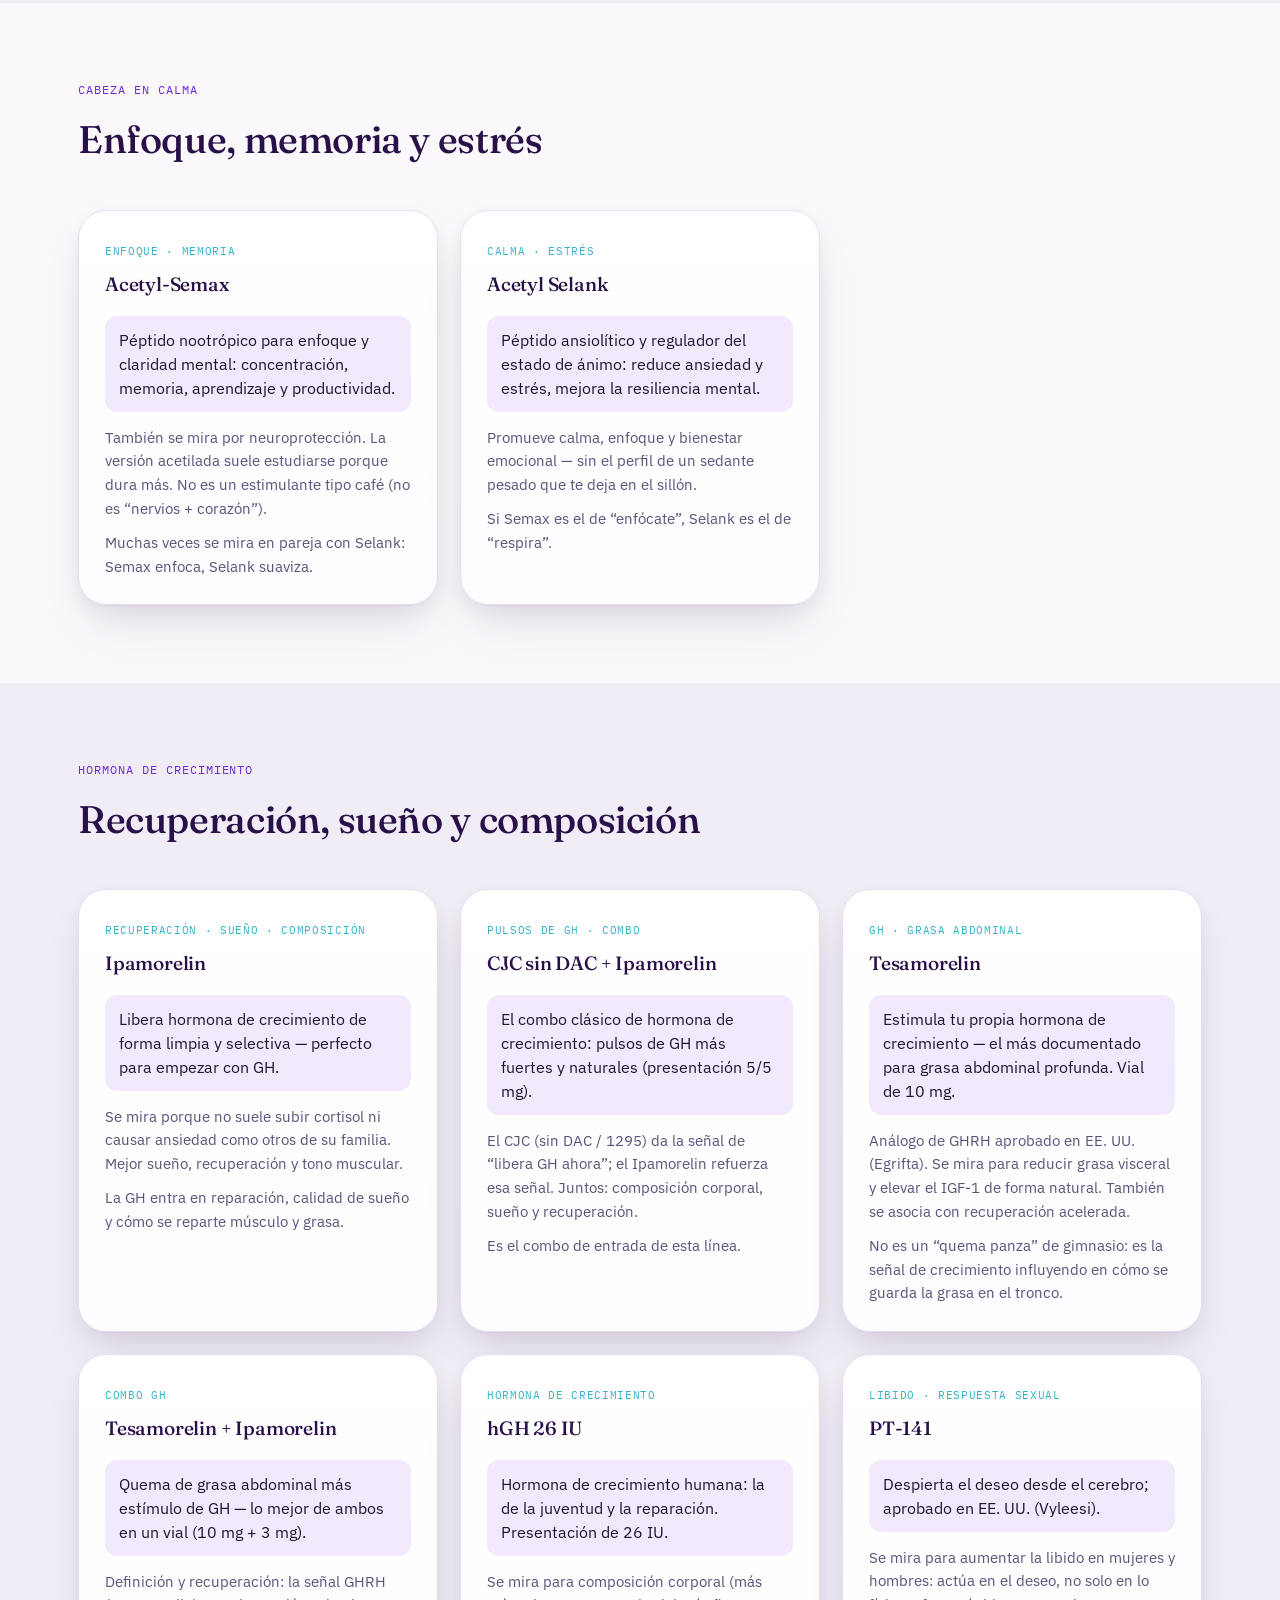
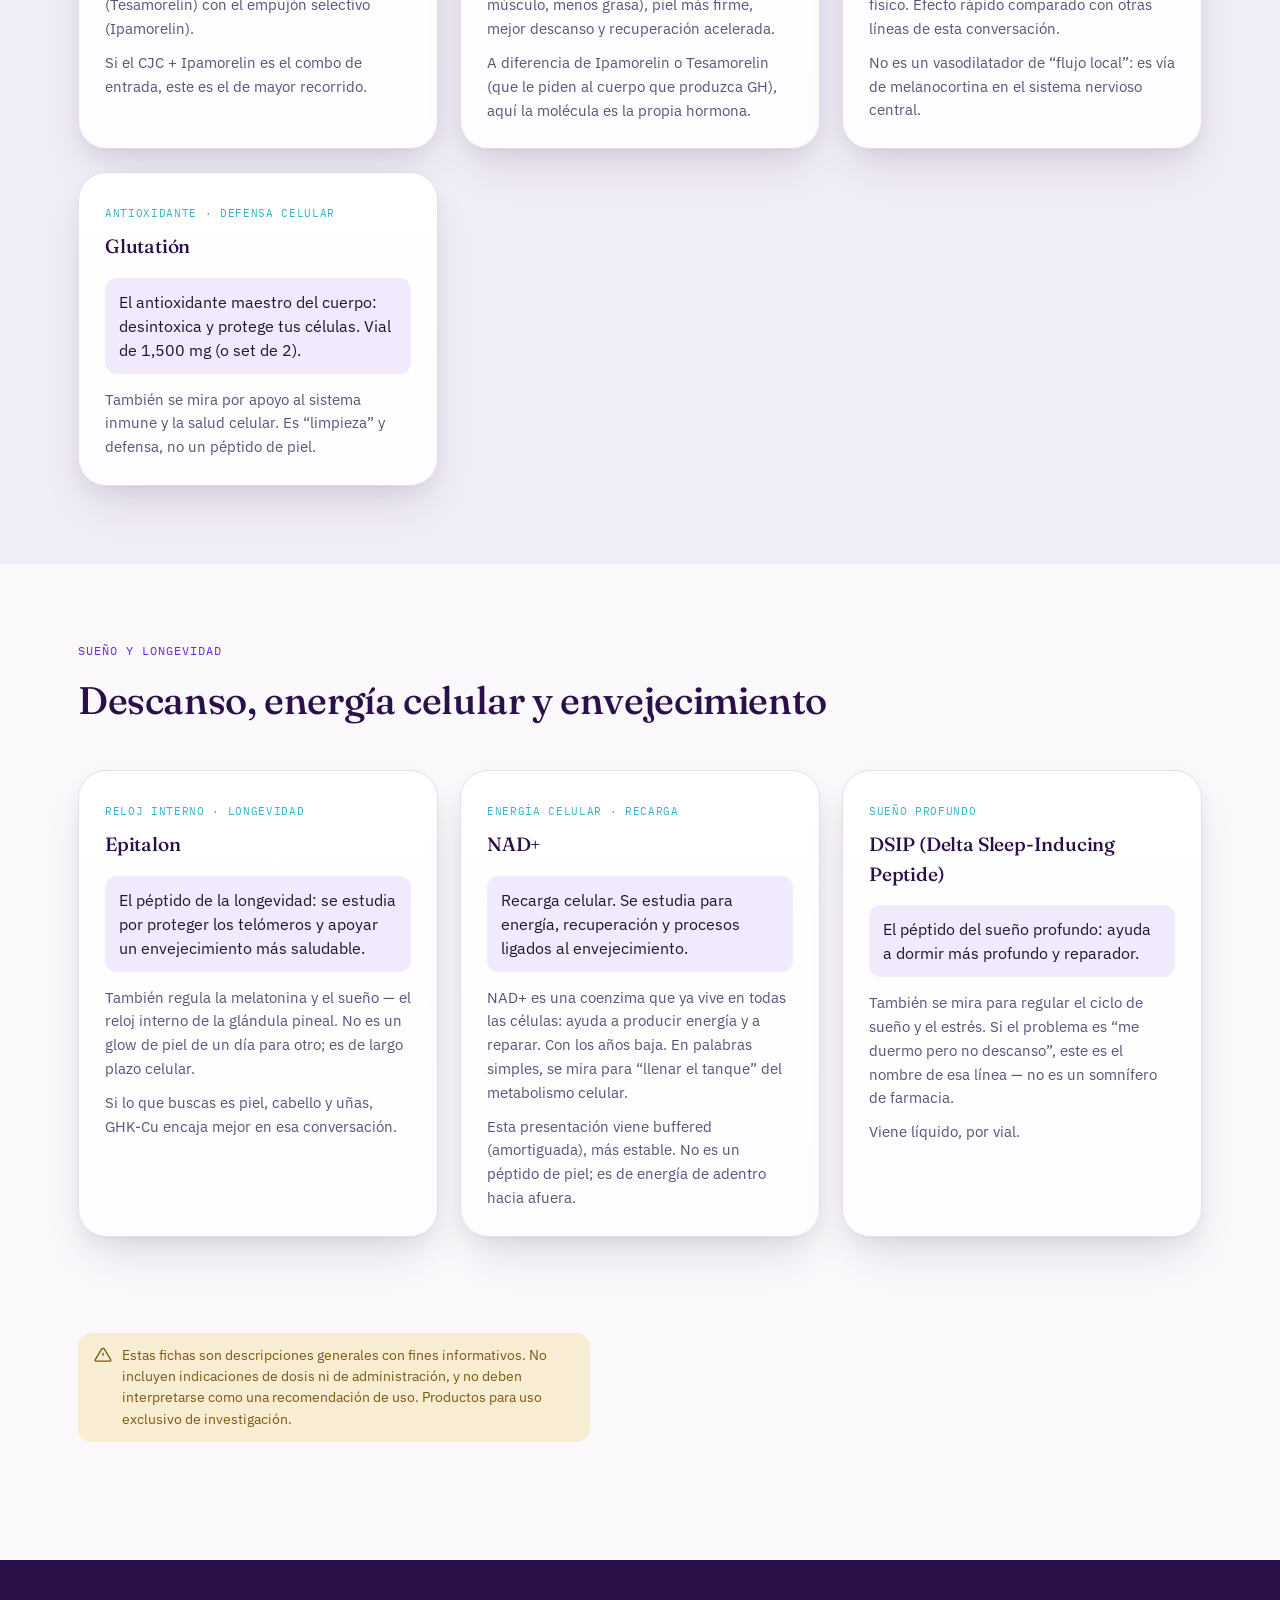
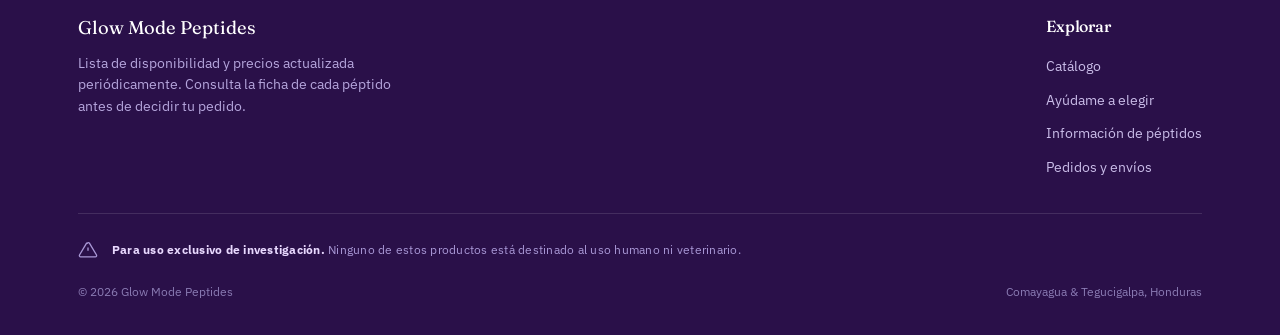
<file: informacion.html>
<!DOCTYPE html>
<html lang="es">
<head>
<meta charset="UTF-8">
<meta name="viewport" content="width=device-width, initial-scale=1.0">
<title>Glow Mode Peptides</title>
<meta name="description" content="Glow Mode Peptides">
<link rel="stylesheet" href="styles.css">
</head>
<body>

<header class="nav">
  <div class="wrap">
    <a href="index.html" class="nav-brand">
      Glow Mode Peptides
    </a>
    <div class="nav-end">
      <button type="button" class="menu-btn" data-open-menu aria-label="Abrir menú" aria-expanded="false">
        <span class="menu-btn-bars" aria-hidden="true"><span></span><span></span><span></span></span>
      </button>
    </div>
  </div>
</header>

<section class="page-header">
  <div class="ambient">
    <div class="blob" data-parallax="0.08" style="width:460px;height:460px;left:-140px;top:-80px;background:radial-gradient(circle,#c9a8f5,transparent 70%);"></div>
    <div class="blob" data-parallax="-0.05" style="width:380px;height:380px;right:-100px;top:20px;background:radial-gradient(circle,#a6e2ec,transparent 70%);"></div>
  </div>
  <div class="wrap" style="position:relative;z-index:2;">
    <span class="hero-eyebrow mono">◆ Fichas en palabras simples</span>
    <h1 style="margin-top:18px;">Qué hace cada péptido, sin jerga pesada</h1>
    <p>Aquí va, en simple, para qué se mira cada uno: piel, cabello, uñas, reparación de tejido, peso, sueño, calma o energía. Son notas informativas — no una receta ni una indicación de uso.</p>
  </div>
</section>

<main>

<!-- ===================== METABÓLICO ===================== -->
<section class="section">
  <div class="wrap">
    <div class="section-head reveal">
      <div><span class="section-tag">Peso y energía</span><h2>Apetito, azúcar y metabolismo</h2></div>
    </div>
    <div class="detail-grid tilt-stage">

      <article class="card3d detail-card reveal" id="retatrutide">
        <div class="detail-card-top">
          <span class="detail-card-cat">Peso · apetito · energía</span>
          <h3>Retatrutide</h3>
        </div>
        <div class="detail-card-body">
          <p class="detail-plain">El “triple agonista” más potente de esta generación: GLP-1, GIP y glucagón a la vez.</p>
          <p>En investigación clínica se ha asociado con hasta ~29% de pérdida de peso en 48 semanas. En palabras simples: controla apetito y antojos, y se mira también por cómo el cuerpo maneja la grasa (incluida la del hígado).</p>
          <p>Por eso encabeza el catálogo. No es un quemador mágico: son tres señales metabólicas empujando juntas hacia menos hambre y un metabolismo más activo.</p>
        </div>
      </article>

      <article class="card3d detail-card reveal" id="tirzepatide">
        <div class="detail-card-top">
          <span class="detail-card-cat">Peso · azúcar</span>
          <h3>Tirzepatide</h3>
        </div>
        <div class="detail-card-body">
          <p class="detail-plain">Doble acción GLP-1 y GIP — el principio activo que mucha gente ya conoce como Mounjaro / Zepbound.</p>
          <p>En estudios se reporta una pérdida de peso promedio cercana al 20%. También se mira para glucosa y sensibilidad a la insulina, con saciedad real: comes menos sin pelearte tanto con el hambre.</p>
          <p>Si Retatrutide es “tres palancas”, Tirzepatide es “dos palancas” — y el más documentado de esta familia.</p>
        </div>
      </article>

      <article class="card3d detail-card reveal" id="cagrilintide">
        <div class="detail-card-top">
          <span class="detail-card-cat">Saciedad · apetito</span>
          <h3>Cagrilintide</h3>
        </div>
        <div class="detail-card-body">
          <p class="detail-plain">Análogo de amilina, la hormona natural de la saciedad: te llena más rápido y por más tiempo.</p>
          <p>Se mira para potenciar el efecto de Retatrutide o Tirzepatide al sumarlo, y para romper estancamientos de peso. Hay presentación de 5 mg y de 10 mg: misma molécula, distinta concentración.</p>
          <p>Ellos bajan el apetito por otra vía; este refuerza la señal de “estoy lleno”.</p>
        </div>
      </article>

      <article class="card3d detail-card reveal" id="eloralintide">
        <div class="detail-card-top">
          <span class="detail-card-cat">Saciedad · apetito</span>
          <h3>Eloralintide</h3>
        </div>
        <div class="detail-card-body">
          <p class="detail-plain">Nueva generación de amilina (en desarrollo por Eli Lilly): saciedad potente y por más tiempo.</p>
          <p>En estudio de fase 2 se ha asociado con hasta ~20% de pérdida de peso. Ideal para romper estancamientos; se puede mirar sola o sumarla a Tirzepatide o Retatrutide para potenciar resultados.</p>
          <p>Presentaciones de 5 mg y 10 mg. También se consulta para el blend “cuádruple” con Retatrutide.</p>
        </div>
      </article>

      <article class="card3d detail-card reveal" id="mots-c">
        <div class="detail-card-top">
          <span class="detail-card-cat">Energía · metabolismo</span>
          <h3>MOTS-C</h3>
        </div>
        <div class="detail-card-body">
          <p class="detail-plain">Péptido de las mitocondrias — se conoce como “ejercicio en un vial”.</p>
          <p>Se mira para mejorar el uso de glucosa y la sensibilidad a la insulina, más energía y resistencia física, y un metabolismo más joven. No es un péptido de piel: es de motor interno.</p>
          <p>Si buscas piel, cabello o reparación, mira GHK-Cu, BPC-157 o KLOW.</p>
        </div>
      </article>

    </div>
  </div>
</section>

<!-- ===================== REPARACIÓN Y PIEL ===================== -->
<section class="section" style="background:var(--paper-dim)">
  <div class="wrap">
    <div class="section-head reveal">
      <div><span class="section-tag">Belleza y reparación</span><h2>Piel, cabello, uñas y tejido</h2></div>
    </div>
    <div class="detail-grid tilt-stage">

      <article class="card3d detail-card reveal" id="bpc-157">
        <div class="detail-card-top">
          <span class="detail-card-cat">Reparación · tendones · tejido</span>
          <h3>BPC-157</h3>
        </div>
        <div class="detail-card-body">
          <p class="detail-plain">El péptido estrella de la recuperación — tendones, ligamentos y músculo.</p>
          <p>BPC-157 viene de una proteína del estómago (Body Protection Compound). También se mira por cómo protege estómago e intestino. Favorito de atletas y personas activas cuando la conversación es “esto está lastimado y quiero que suelde”.</p>
          <p>No es un péptido de “verse bonito” como GHK-Cu. Es reparación y recuperación funcional.</p>
        </div>
      </article>

      <article class="card3d detail-card reveal" id="ghk-cu">
        <div class="detail-card-top">
          <span class="detail-card-cat">Piel · cabello · uñas</span>
          <h3>GHK-Cu</h3>
        </div>
        <div class="detail-card-body">
          <p class="detail-plain">El péptido de cobre de la juventud: estimula colágeno y elastina.</p>
          <p>Se mira para piel más luminosa y uniforme, más firme y con textura más suave, y cabello más denso. El cobre entra en esos procesos de “reconstruir” la piel.</p>
          <p>Es el péptido de la belleza del catálogo. Si la pregunta es “¿cuál es para verse mejor?”, casi siempre se apunta aquí.</p>
        </div>
      </article>

      <article class="card3d detail-card reveal" id="kpv">
        <div class="detail-card-top">
          <span class="detail-card-cat">Inflamación · piel · intestino</span>
          <h3>KPV</h3>
        </div>
        <div class="detail-card-body">
          <p class="detail-plain">Potente antiinflamatorio natural de solo 3 aminoácidos.</p>
          <p>Se mira para calmar la inflamación intestinal, apoyar una piel menos reactiva y por su acción antimicrobiana. No es para “inflar” músculo ni para peso: es molécula de calma.</p>
          <p>No borra nada de un día para otro; se estudia para bajar el “fuego” de fondo.</p>
        </div>
      </article>

      <article class="card3d detail-card reveal" id="klow">
        <div class="detail-card-top">
          <span class="detail-card-cat">Piel · belleza · reparación</span>
          <h3>KLOW Blend</h3>
        </div>
        <div class="detail-card-body">
          <p class="detail-plain">GHK-Cu, KPV, TB-500 y BPC-157 en un solo vial — reparación total: tejidos, piel e inflamación.</p>
          <p>Cuatro péptidos, una sola presentación. En palabras simples: verse mejor y que el tejido se recupere, juntos.</p>
          <p>Si quieres uno solo, GHK-Cu (belleza) y BPC-157 (reparación) son los pilares. También están Beauty Blend y Healthy Tummy.</p>
        </div>
      </article>

      <article class="card3d detail-card reveal" id="beauty-blend">
        <div class="detail-card-top">
          <span class="detail-card-cat">Piel · inflamación</span>
          <h3>Beauty Blend</h3>
        </div>
        <div class="detail-card-body">
          <p class="detail-plain">KPV 20 mg + GHK-Cu 50 mg — colágeno, firmeza y piel calmada.</p>
          <p>Tu rutina de belleza “desde adentro”: el de piel (GHK-Cu) más el de calma inflamatoria (KPV), en un vial.</p>
        </div>
      </article>

      <article class="card3d detail-card reveal" id="healthy-tummy">
        <div class="detail-card-top">
          <span class="detail-card-cat">Intestino · reparación</span>
          <h3>Healthy Tummy Blend</h3>
        </div>
        <div class="detail-card-body">
          <p class="detail-plain">KPV 10 mg + BPC-157 10 mg — intestino protegido y desinflamado.</p>
          <p>Ideal cuando la conversación es digestión sensible: calma inflamatoria + reparación de tejido, juntos.</p>
        </div>
      </article>

      <article class="card3d detail-card reveal" id="youth-code">
        <div class="detail-card-top">
          <span class="detail-card-cat">Tópico · rostro · cuello</span>
          <h3>Youth Code (Firmora)</h3>
        </div>
        <div class="detail-card-body">
          <p class="detail-plain">Suero para rostro y cuello con GHK-Cu, Snap-8 y Matrixyl — más firmeza y colágeno, sin agujas.</p>
          <p>Se mira para suavizar líneas de expresión. No es un vial inyectable: se aplica en la piel.</p>
        </div>
      </article>

      <article class="card3d detail-card reveal" id="root-code">
        <div class="detail-card-top">
          <span class="detail-card-cat">Tópico · cuero cabelludo</span>
          <h3>Root Code (Follicara)</h3>
        </div>
        <div class="detail-card-body">
          <p class="detail-plain">Suero para cuero cabelludo con AHK-Cu y GHK-Cu — estimula el folículo piloso.</p>
          <p>Se mira para cabello más denso y fuerte. Aplicación local, no vial inyectable.</p>
        </div>
      </article>

    </div>
  </div>
</section>

<!-- ===================== NEURO / ESTRÉS ===================== -->
<section class="section">
  <div class="wrap">
    <div class="section-head reveal">
      <div><span class="section-tag">Cabeza en calma</span><h2>Enfoque, memoria y estrés</h2></div>
    </div>
    <div class="detail-grid tilt-stage">

      <article class="card3d detail-card reveal" id="acetyl-semax">
        <div class="detail-card-top">
          <span class="detail-card-cat">Enfoque · memoria</span>
          <h3>Acetyl-Semax</h3>
        </div>
        <div class="detail-card-body">
          <p class="detail-plain">Péptido nootrópico para enfoque y claridad mental: concentración, memoria, aprendizaje y productividad.</p>
          <p>También se mira por neuroprotección. La versión acetilada suele estudiarse porque dura más. No es un estimulante tipo café (no es “nervios + corazón”).</p>
          <p>Muchas veces se mira en pareja con Selank: Semax enfoca, Selank suaviza.</p>
        </div>
      </article>

      <article class="card3d detail-card reveal" id="acetyl-selank">
        <div class="detail-card-top">
          <span class="detail-card-cat">Calma · estrés</span>
          <h3>Acetyl Selank</h3>
        </div>
        <div class="detail-card-body">
          <p class="detail-plain">Péptido ansiolítico y regulador del estado de ánimo: reduce ansiedad y estrés, mejora la resiliencia mental.</p>
          <p>Promueve calma, enfoque y bienestar emocional — sin el perfil de un sedante pesado que te deja en el sillón.</p>
          <p>Si Semax es el de “enfócate”, Selank es el de “respira”.</p>
        </div>
      </article>

    </div>
  </div>
</section>

<!-- ===================== HORMONA DE CRECIMIENTO ===================== -->
<section class="section" style="background:var(--paper-dim)">
  <div class="wrap">
    <div class="section-head reveal">
      <div><span class="section-tag">Hormona de crecimiento</span><h2>Recuperación, sueño y composición</h2></div>
    </div>
    <div class="detail-grid tilt-stage">

      <article class="card3d detail-card reveal" id="ipamorelin">
        <div class="detail-card-top">
          <span class="detail-card-cat">Recuperación · sueño · composición</span>
          <h3>Ipamorelin</h3>
        </div>
        <div class="detail-card-body">
          <p class="detail-plain">Libera hormona de crecimiento de forma limpia y selectiva — perfecto para empezar con GH.</p>
          <p>Se mira porque no suele subir cortisol ni causar ansiedad como otros de su familia. Mejor sueño, recuperación y tono muscular.</p>
          <p>La GH entra en reparación, calidad de sueño y cómo se reparte músculo y grasa.</p>
        </div>
      </article>

      <article class="card3d detail-card reveal" id="cjc-ipamorelin">
        <div class="detail-card-top">
          <span class="detail-card-cat">Pulsos de GH · combo</span>
          <h3>CJC sin DAC + Ipamorelin</h3>
        </div>
        <div class="detail-card-body">
          <p class="detail-plain">El combo clásico de hormona de crecimiento: pulsos de GH más fuertes y naturales (presentación 5/5 mg).</p>
          <p>El CJC (sin DAC / 1295) da la señal de “libera GH ahora”; el Ipamorelin refuerza esa señal. Juntos: composición corporal, sueño y recuperación.</p>
          <p>Es el combo de entrada de esta línea.</p>
        </div>
      </article>

      <article class="card3d detail-card reveal" id="tesamorelin">
        <div class="detail-card-top">
          <span class="detail-card-cat">GH · grasa abdominal</span>
          <h3>Tesamorelin</h3>
        </div>
        <div class="detail-card-body">
          <p class="detail-plain">Estimula tu propia hormona de crecimiento — el más documentado para grasa abdominal profunda. Vial de 10 mg.</p>
          <p>Análogo de GHRH aprobado en EE. UU. (Egrifta). Se mira para reducir grasa visceral y elevar el IGF-1 de forma natural. También se asocia con recuperación acelerada.</p>
          <p>No es un “quema panza” de gimnasio: es la señal de crecimiento influyendo en cómo se guarda la grasa en el tronco.</p>
        </div>
      </article>

      <article class="card3d detail-card reveal" id="tesa-ipa-blend">
        <div class="detail-card-top">
          <span class="detail-card-cat">Combo GH</span>
          <h3>Tesamorelin + Ipamorelin</h3>
        </div>
        <div class="detail-card-body">
          <p class="detail-plain">Quema de grasa abdominal más estímulo de GH — lo mejor de ambos en un vial (10 mg + 3 mg).</p>
          <p>Definición y recuperación: la señal GHRH (Tesamorelin) con el empujón selectivo (Ipamorelin).</p>
          <p>Si el CJC + Ipamorelin es el combo de entrada, este es el de mayor recorrido.</p>
        </div>
      </article>

      <article class="card3d detail-card reveal" id="hgh">
        <div class="detail-card-top">
          <span class="detail-card-cat">Hormona de crecimiento</span>
          <h3>hGH 26 IU</h3>
        </div>
        <div class="detail-card-body">
          <p class="detail-plain">Hormona de crecimiento humana: la de la juventud y la reparación. Presentación de 26 IU.</p>
          <p>Se mira para composición corporal (más músculo, menos grasa), piel más firme, mejor descanso y recuperación acelerada.</p>
          <p>A diferencia de Ipamorelin o Tesamorelin (que le piden al cuerpo que produzca GH), aquí la molécula es la propia hormona.</p>
        </div>
      </article>

      <article class="card3d detail-card reveal" id="pt-141">
        <div class="detail-card-top">
          <span class="detail-card-cat">Libido · respuesta sexual</span>
          <h3>PT-141</h3>
        </div>
        <div class="detail-card-body">
          <p class="detail-plain">Despierta el deseo desde el cerebro; aprobado en EE. UU. (Vyleesi).</p>
          <p>Se mira para aumentar la libido en mujeres y hombres: actúa en el deseo, no solo en lo físico. Efecto rápido comparado con otras líneas de esta conversación.</p>
          <p>No es un vasodilatador de “flujo local”: es vía de melanocortina en el sistema nervioso central.</p>
        </div>
      </article>

      <article class="card3d detail-card reveal" id="glutation">
        <div class="detail-card-top">
          <span class="detail-card-cat">Antioxidante · defensa celular</span>
          <h3>Glutatión</h3>
        </div>
        <div class="detail-card-body">
          <p class="detail-plain">El antioxidante maestro del cuerpo: desintoxica y protege tus células. Vial de 1,500 mg (o set de 2).</p>
          <p>También se mira por apoyo al sistema inmune y la salud celular. Es “limpieza” y defensa, no un péptido de piel.</p>
        </div>
      </article>

    </div>
  </div>
</section>

<!-- ===================== LONGEVIDAD Y SUEÑO ===================== -->
<section class="section">
  <div class="wrap">
    <div class="section-head reveal">
      <div><span class="section-tag">Sueño y longevidad</span><h2>Descanso, energía celular y envejecimiento</h2></div>
    </div>
    <div class="detail-grid tilt-stage">

      <article class="card3d detail-card reveal" id="epitalon">
        <div class="detail-card-top">
          <span class="detail-card-cat">Reloj interno · longevidad</span>
          <h3>Epitalon</h3>
        </div>
        <div class="detail-card-body">
          <p class="detail-plain">El péptido de la longevidad: se estudia por proteger los telómeros y apoyar un envejecimiento más saludable.</p>
          <p>También regula la melatonina y el sueño — el reloj interno de la glándula pineal. No es un glow de piel de un día para otro; es de largo plazo celular.</p>
          <p>Si lo que buscas es piel, cabello y uñas, GHK-Cu encaja mejor en esa conversación.</p>
        </div>
      </article>

      <article class="card3d detail-card reveal" id="nad">
        <div class="detail-card-top">
          <span class="detail-card-cat">Energía celular · recarga</span>
          <h3>NAD+</h3>
        </div>
        <div class="detail-card-body">
          <p class="detail-plain">Recarga celular. Se estudia para energía, recuperación y procesos ligados al envejecimiento.</p>
          <p>NAD+ es una coenzima que ya vive en todas las células: ayuda a producir energía y a reparar. Con los años baja. En palabras simples, se mira para “llenar el tanque” del metabolismo celular.</p>
          <p>Esta presentación viene buffered (amortiguada), más estable. No es un péptido de piel; es de energía de adentro hacia afuera.</p>
        </div>
      </article>

      <article class="card3d detail-card reveal" id="dsip">
        <div class="detail-card-top">
          <span class="detail-card-cat">Sueño profundo</span>
          <h3>DSIP (Delta Sleep-Inducing Peptide)</h3>
        </div>
        <div class="detail-card-body">
          <p class="detail-plain">El péptido del sueño profundo: ayuda a dormir más profundo y reparador.</p>
          <p>También se mira para regular el ciclo de sueño y el estrés. Si el problema es “me duermo pero no descanso”, este es el nombre de esa línea — no es un somnífero de farmacia.</p>
          <p>Viene líquido, por vial.</p>
        </div>
      </article>

    </div>
  </div>
</section>

<section class="section" style="padding-top:0;">
  <div class="wrap">
    <div class="callout reveal" style="max-width:64ch;">
      <svg viewBox="0 0 24 24" fill="none" stroke="#7a5a13" stroke-width="1.8"><path d="M12 9v4M12 17h.01M10.3 3.86 1.8 18a1.5 1.5 0 0 0 1.3 2.2h17.8a1.5 1.5 0 0 0 1.3-2.2L13.7 3.86a1.5 1.5 0 0 0-2.6 0Z"/></svg>
      Estas fichas son descripciones generales con fines informativos. No incluyen indicaciones de dosis ni de administración, y no deben interpretarse como una recomendación de uso. Productos para uso exclusivo de investigación.
    </div>
  </div>
</section>

</main>

<footer>
  <div class="wrap">
    <div class="foot-top">
      <div class="foot-brand">
        <div class="nav-brand" style="color:#fff;">
          Glow Mode Peptides
        </div>
        <p>Lista de disponibilidad y precios actualizada periódicamente. Consulta la ficha de cada péptido antes de decidir tu pedido.</p>
      </div>
      <nav>
        <h4>Explorar</h4>
        <ul>
          <li><a href="index.html">Catálogo</a></li>
          <li><a href="quiz.html">Ayúdame a elegir</a></li>
          <li><a href="informacion.html">Información de péptidos</a></li>
          <li><a href="contacto.html">Pedidos y envíos</a></li>
        </ul>
      </nav>
    </div>
    <div class="foot-disclaimer">
      <svg width="20" height="20" viewBox="0 0 24 24" fill="none" stroke="currentColor" stroke-width="1.6" style="flex-shrink:0"><path d="M12 9v4M12 17h.01M10.3 3.86 1.8 18a1.5 1.5 0 0 0 1.3 2.2h17.8a1.5 1.5 0 0 0 1.3-2.2L13.7 3.86a1.5 1.5 0 0 0-2.6 0Z"/></svg>
      <span><strong>Para uso exclusivo de investigación.</strong> Ninguno de estos productos está destinado al uso humano ni veterinario.</span>
    </div>
    <div class="foot-bottom">
      <span>© 2026 Glow Mode Peptides</span>
      <span>Comayagua &amp; Tegucigalpa, Honduras</span>
    </div>
  </div>
</footer>

<script src="script.js"></script>
<script src="cart.js"></script>
</body>
</html>
</file>
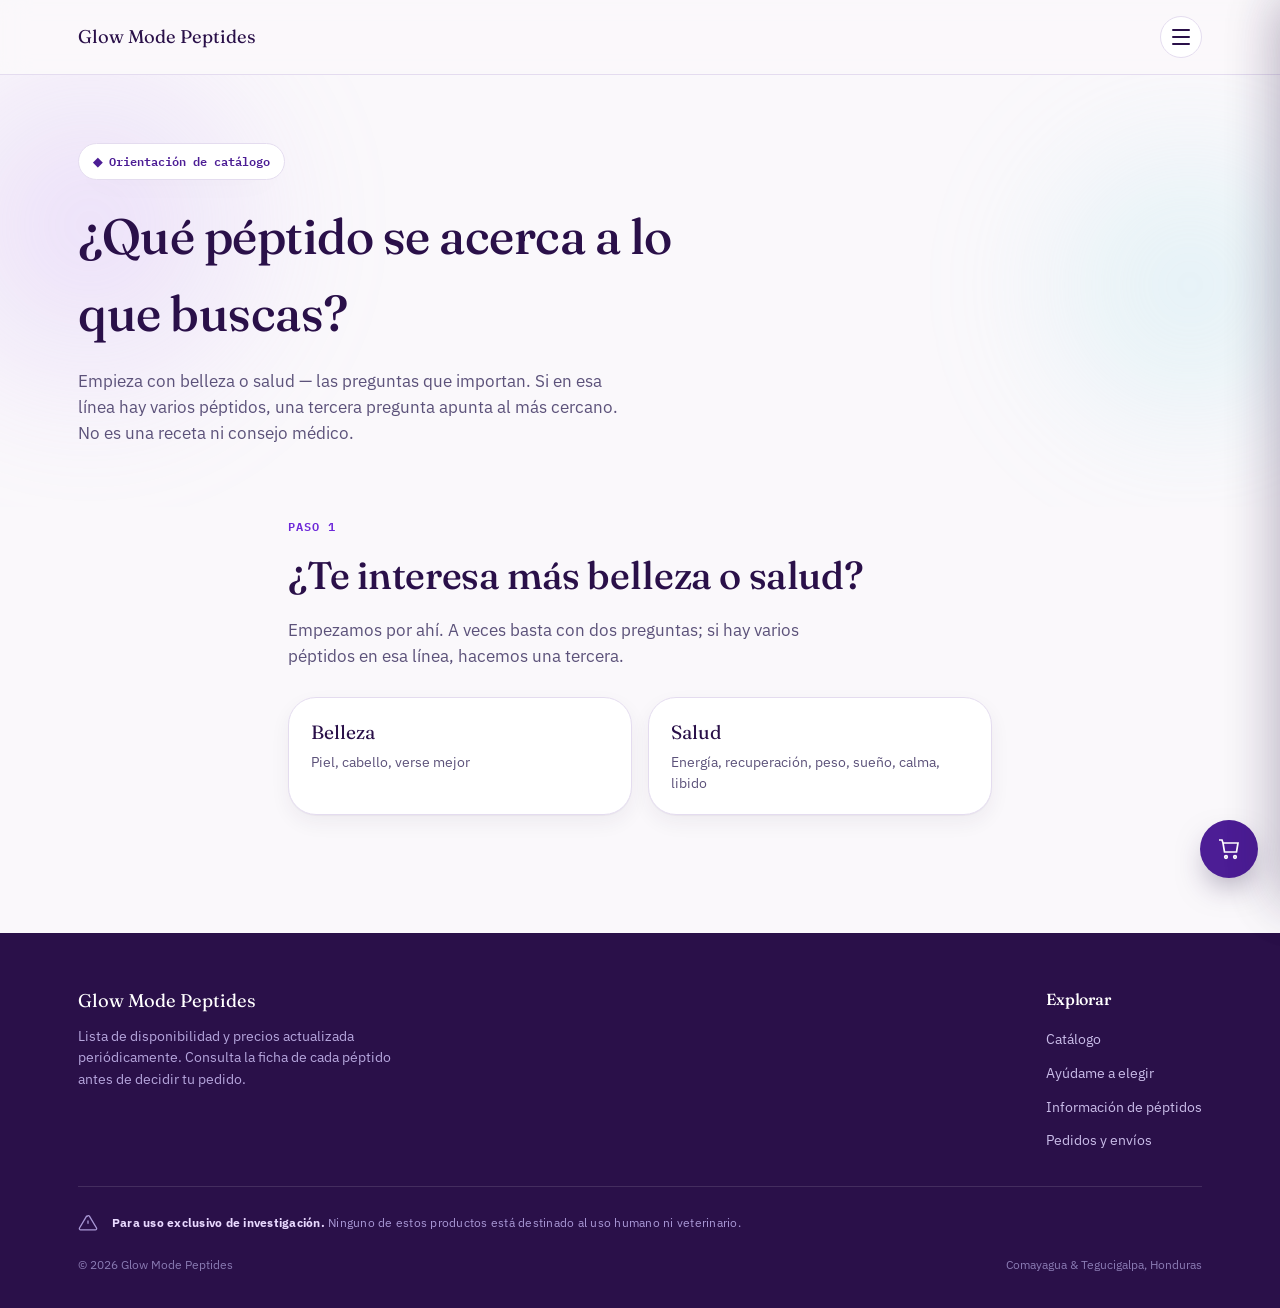
<file: quiz.html>
<!DOCTYPE html>
<html lang="es">
<head>
<meta charset="UTF-8">
<meta name="viewport" content="width=device-width, initial-scale=1.0">
<title>Glow Mode Peptides</title>
<meta name="description" content="Glow Mode Peptides">
<link rel="stylesheet" href="styles.css">
</head>
<body>

<header class="nav">
  <div class="wrap">
    <a href="index.html" class="nav-brand">
      Glow Mode Peptides
    </a>
    <div class="nav-end">
      <button type="button" class="menu-btn" data-open-menu aria-label="Abrir menú" aria-expanded="false">
        <span class="menu-btn-bars" aria-hidden="true"><span></span><span></span><span></span></span>
      </button>
    </div>
  </div>
</header>

<section class="page-header">
  <div class="ambient">
    <div class="blob" data-parallax="0.08" style="width:460px;height:460px;left:-140px;top:-80px;background:radial-gradient(circle,#c9a8f5,transparent 70%);"></div>
    <div class="blob" data-parallax="-0.05" style="width:380px;height:380px;right:-100px;top:20px;background:radial-gradient(circle,#a6e2ec,transparent 70%);"></div>
  </div>
  <div class="wrap" style="position:relative;z-index:2;">
    <span class="hero-eyebrow mono">◆ Orientación de catálogo</span>
    <h1 style="margin-top:18px;">¿Qué péptido se acerca a lo que buscas?</h1>
    <p>Empieza con belleza o salud — las preguntas que importan. Si en esa línea hay varios péptidos, una tercera pregunta apunta al más cercano. No es una receta ni consejo médico.</p>
  </div>
</section>

<main>
  <section class="section" style="padding-top:10px;">
    <div class="wrap quiz-shell">
      <div data-quiz></div>
    </div>
  </section>
</main>

<footer>
  <div class="wrap">
    <div class="foot-top">
      <div class="foot-brand">
        <div class="nav-brand" style="color:#fff;">
          Glow Mode Peptides
        </div>
        <p>Lista de disponibilidad y precios actualizada periódicamente. Consulta la ficha de cada péptido antes de decidir tu pedido.</p>
      </div>
      <nav>
        <h4>Explorar</h4>
        <ul>
          <li><a href="index.html">Catálogo</a></li>
          <li><a href="quiz.html">Ayúdame a elegir</a></li>
          <li><a href="informacion.html">Información de péptidos</a></li>
          <li><a href="contacto.html">Pedidos y envíos</a></li>
        </ul>
      </nav>
    </div>
    <div class="foot-disclaimer">
      <svg width="20" height="20" viewBox="0 0 24 24" fill="none" stroke="currentColor" stroke-width="1.6" style="flex-shrink:0"><path d="M12 9v4M12 17h.01M10.3 3.86 1.8 18a1.5 1.5 0 0 0 1.3 2.2h17.8a1.5 1.5 0 0 0 1.3-2.2L13.7 3.86a1.5 1.5 0 0 0-2.6 0Z"/></svg>
      <span><strong>Para uso exclusivo de investigación.</strong> Ninguno de estos productos está destinado al uso humano ni veterinario.</span>
    </div>
    <div class="foot-bottom">
      <span>© 2026 Glow Mode Peptides</span>
      <span>Comayagua &amp; Tegucigalpa, Honduras</span>
    </div>
  </div>
</footer>

<script src="script.js"></script>
<script src="cart.js"></script>
<script src="quiz.js"></script>
</body>
</html>
</file>
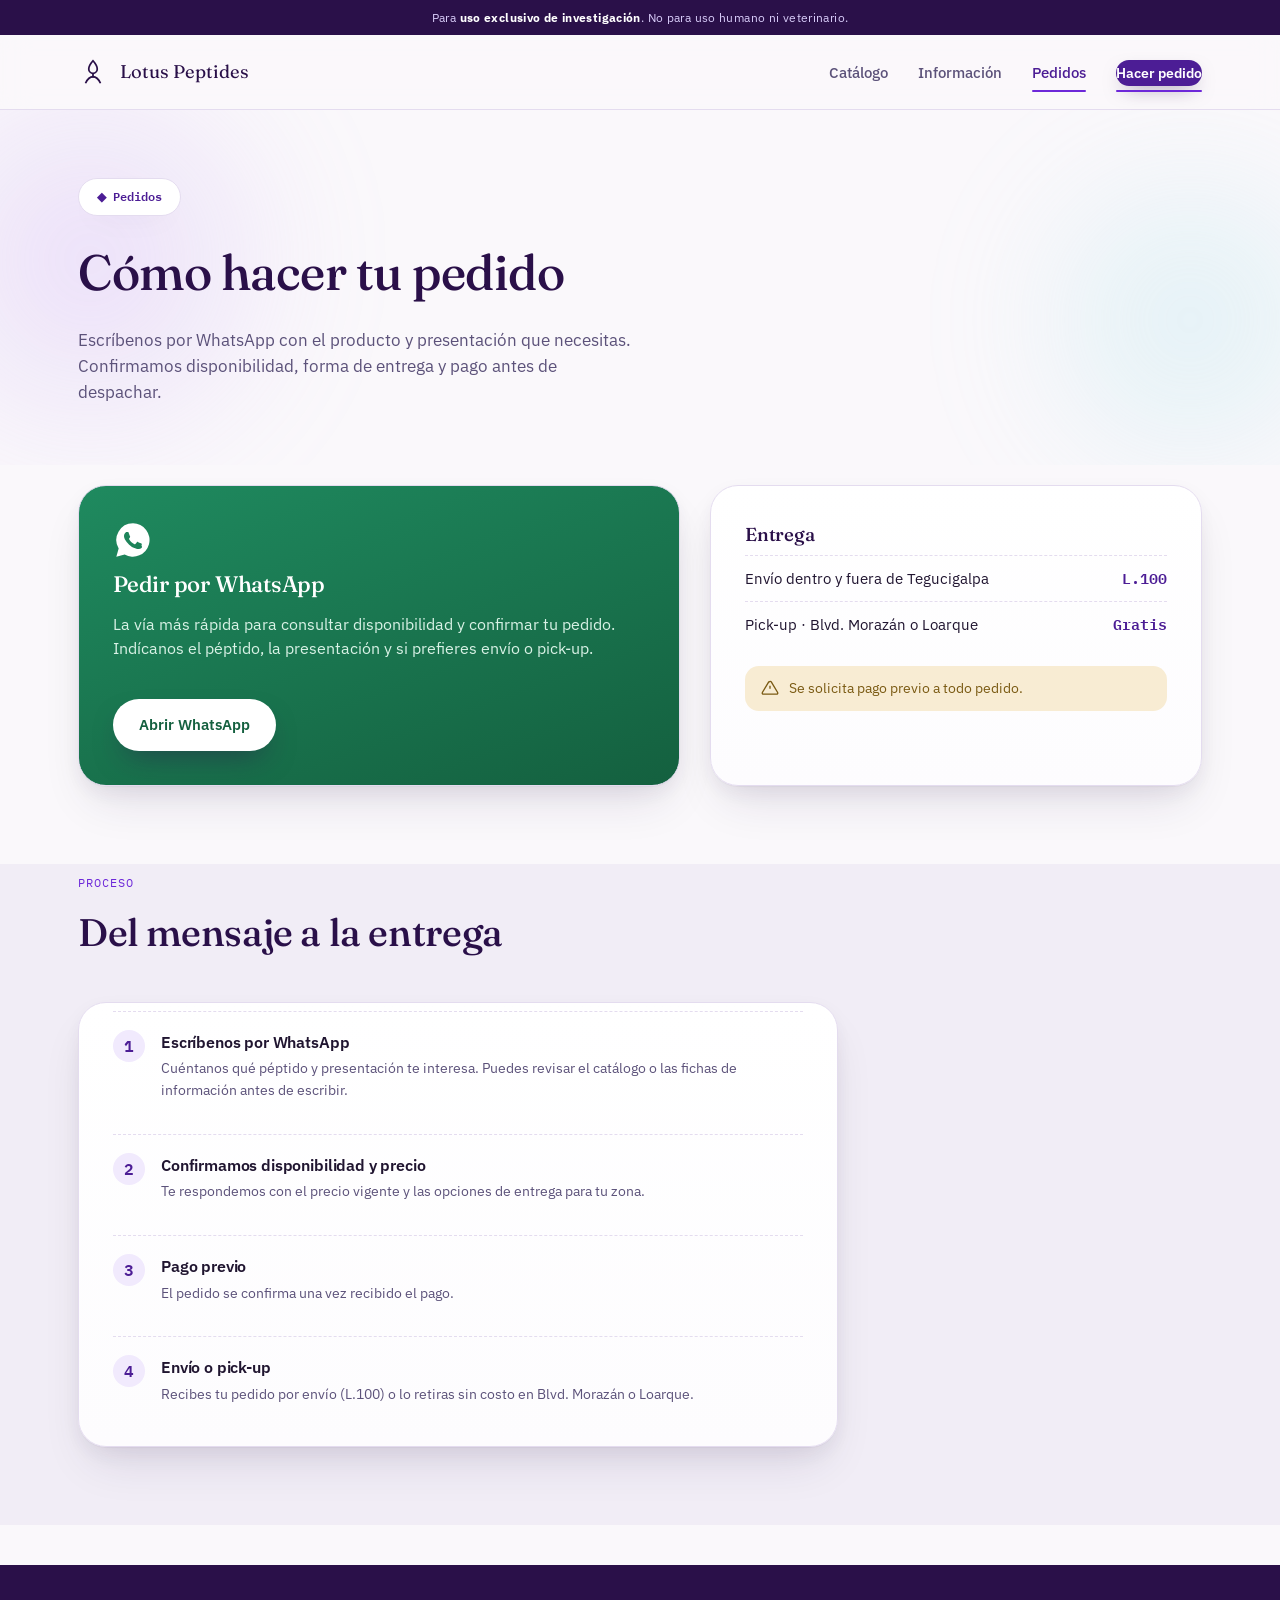
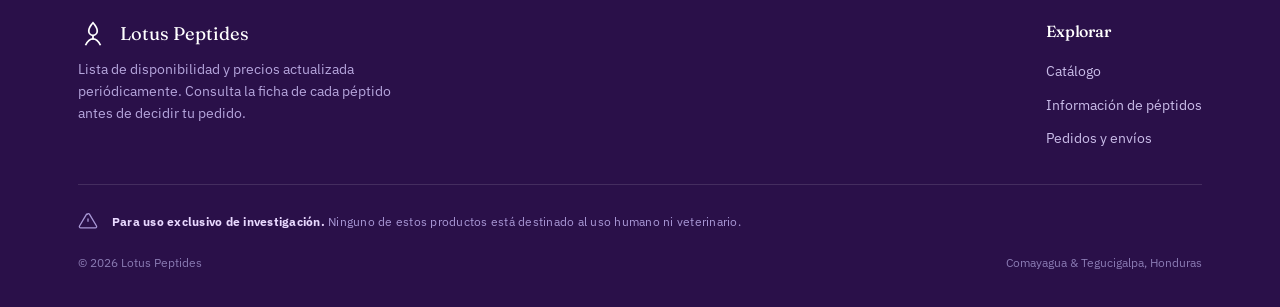
<file: lotus-peptides-site/contacto.html>
<!DOCTYPE html>
<html lang="es">
<head>
<meta charset="UTF-8">
<meta name="viewport" content="width=device-width, initial-scale=1.0">
<title>Pedidos y Envíos · Lotus Peptides</title>
<meta name="description" content="Cómo hacer tu pedido: WhatsApp, envío a domicilio o pick-up, y condiciones de pago.">
<link rel="stylesheet" href="styles.css">
</head>
<body>

<div class="compliance-bar">
  Para <strong>uso exclusivo de investigación</strong>. No para uso humano ni veterinario.
</div>

<header class="nav">
  <div class="wrap">
    <a href="index.html" class="nav-brand">
      <svg viewBox="0 0 24 24" fill="none" stroke="currentColor" stroke-width="1.4"><path d="M12 3c2 2.2 3.4 4.3 3.4 6.6A3.4 3.4 0 0 1 12 13a3.4 3.4 0 0 1-3.4-3.4C8.6 7.3 10 5.2 12 3Z"/><path d="M6 21c1.6-3.4 3.8-5.2 6-5.2s4.4 1.8 6 5.2"/><path d="M12 13v3.4"/></svg>
      Lotus Peptides
    </a>
    <nav>
      <ul class="nav-links">
        <li><a href="index.html">Catálogo</a></li>
        <li><a href="informacion.html">Información</a></li>
        <li><a href="contacto.html">Pedidos</a></li>
        <li><a href="contacto.html" class="nav-cta">Hacer pedido</a></li>
      </ul>
    </nav>
  </div>
</header>

<section class="page-header">
  <div class="ambient">
    <div class="blob" data-parallax="0.08" style="width:460px;height:460px;left:-140px;top:-80px;background:radial-gradient(circle,#c9a8f5,transparent 70%);"></div>
    <div class="blob" data-parallax="-0.05" style="width:380px;height:380px;right:-100px;top:20px;background:radial-gradient(circle,#a6e2ec,transparent 70%);"></div>
  </div>
  <div class="wrap" style="position:relative;z-index:2;">
    <span class="hero-eyebrow mono">◆ Pedidos</span>
    <h1 style="margin-top:18px;">Cómo hacer tu pedido</h1>
    <p>Escríbenos por WhatsApp con el producto y presentación que necesitas. Confirmamos disponibilidad, forma de entrega y pago antes de despachar.</p>
  </div>
</section>

<main>
<section class="section" style="padding-top:20px;">
  <div class="wrap">
    <div class="contact-grid tilt-stage">

      <article class="card3d wa-card reveal">
        <div class="shine"></div>
        <svg width="40" height="40" viewBox="0 0 24 24" fill="#fff"><path d="M12 2a10 10 0 0 0-8.6 15.1L2 22l5-1.3A10 10 0 1 0 12 2Zm5.5 14.2c-.2.6-1.3 1.2-1.8 1.2-.5.1-1 .1-1.7-.1-.4-.1-.9-.3-1.6-.6-2.8-1.2-4.6-4-4.7-4.2-.1-.2-1.1-1.5-1.1-2.8 0-1.3.7-2 1-2.2.2-.3.5-.3.7-.3h.5c.2 0 .4 0 .6.5.2.6.7 1.9.8 2 .1.2.1.4 0 .6-.4.8-.8.8-.5 1.3.9 1.6 1.8 2.2 3.2 2.9.2.1.4.1.5-.1.2-.2.7-.8.9-1.1.2-.3.4-.2.6-.1.2.1 1.5.7 1.8.8.3.1.5.2.5.3.1.3.1.7-.1 1.2Z"/></svg>
        <h3>Pedir por WhatsApp</h3>
        <p>La vía más rápida para consultar disponibilidad y confirmar tu pedido. Indícanos el péptido, la presentación y si prefieres envío o pick-up.</p>
        <a href="https://wa.me/50400000000?text=Hola%2C%20quiero%20consultar%20disponibilidad%20de%20p%C3%A9ptidos" class="btn btn-primary" target="_blank" rel="noopener">Abrir WhatsApp</a>
      </article>

      <article class="card3d reveal" style="padding:34px;transition-delay:.06s;">
        <div class="shine"></div>
        <h3 style="margin-bottom:6px;">Entrega</h3>
        <div class="kv-row"><span>Envío dentro y fuera de Tegucigalpa</span><span class="price">L.100</span></div>
        <div class="kv-row"><span>Pick-up · Blvd. Morazán o Loarque</span><span class="price">Gratis</span></div>
        <div class="callout">
          <svg viewBox="0 0 24 24" fill="none" stroke="#7a5a13" stroke-width="1.8"><path d="M12 9v4M12 17h.01M10.3 3.86 1.8 18a1.5 1.5 0 0 0 1.3 2.2h17.8a1.5 1.5 0 0 0 1.3-2.2L13.7 3.86a1.5 1.5 0 0 0-2.6 0Z"/></svg>
          Se solicita pago previo a todo pedido.
        </div>
      </article>

    </div>
  </div>
</section>

<section class="section" style="background:var(--paper-dim);padding-top:10px;">
  <div class="wrap">
    <div class="section-head reveal">
      <div><span class="section-tag">Proceso</span><h2>Del mensaje a la entrega</h2></div>
    </div>
    <div class="card3d tilt-stage reveal" style="padding:8px 34px;max-width:760px;">
      <div class="shine"></div>
      <div class="step-row">
        <div class="step-num mono">1</div>
        <div><h4>Escríbenos por WhatsApp</h4><p>Cuéntanos qué péptido y presentación te interesa. Puedes revisar el catálogo o las fichas de información antes de escribir.</p></div>
      </div>
      <div class="step-row">
        <div class="step-num mono">2</div>
        <div><h4>Confirmamos disponibilidad y precio</h4><p>Te respondemos con el precio vigente y las opciones de entrega para tu zona.</p></div>
      </div>
      <div class="step-row">
        <div class="step-num mono">3</div>
        <div><h4>Pago previo</h4><p>El pedido se confirma una vez recibido el pago.</p></div>
      </div>
      <div class="step-row">
        <div class="step-num mono">4</div>
        <div><h4>Envío o pick-up</h4><p>Recibes tu pedido por envío (L.100) o lo retiras sin costo en Blvd. Morazán o Loarque.</p></div>
      </div>
    </div>
  </div>
</section>
</main>

<footer>
  <div class="wrap">
    <div class="foot-top">
      <div class="foot-brand">
        <div class="nav-brand" style="color:#fff;">
          <svg viewBox="0 0 24 24" fill="none" stroke="currentColor" stroke-width="1.4"><path d="M12 3c2 2.2 3.4 4.3 3.4 6.6A3.4 3.4 0 0 1 12 13a3.4 3.4 0 0 1-3.4-3.4C8.6 7.3 10 5.2 12 3Z"/><path d="M6 21c1.6-3.4 3.8-5.2 6-5.2s4.4 1.8 6 5.2"/><path d="M12 13v3.4"/></svg>
          Lotus Peptides
        </div>
        <p>Lista de disponibilidad y precios actualizada periódicamente. Consulta la ficha de cada péptido antes de decidir tu pedido.</p>
      </div>
      <nav>
        <h4>Explorar</h4>
        <ul>
          <li><a href="index.html">Catálogo</a></li>
          <li><a href="informacion.html">Información de péptidos</a></li>
          <li><a href="contacto.html">Pedidos y envíos</a></li>
        </ul>
      </nav>
    </div>
    <div class="foot-disclaimer">
      <svg width="20" height="20" viewBox="0 0 24 24" fill="none" stroke="currentColor" stroke-width="1.6" style="flex-shrink:0"><path d="M12 9v4M12 17h.01M10.3 3.86 1.8 18a1.5 1.5 0 0 0 1.3 2.2h17.8a1.5 1.5 0 0 0 1.3-2.2L13.7 3.86a1.5 1.5 0 0 0-2.6 0Z"/></svg>
      <span><strong>Para uso exclusivo de investigación.</strong> Ninguno de estos productos está destinado al uso humano ni veterinario.</span>
    </div>
    <div class="foot-bottom">
      <span>© 2026 Lotus Peptides</span>
      <span>Comayagua &amp; Tegucigalpa, Honduras</span>
    </div>
  </div>
</footer>

<script src="script.js"></script>
</body>
</html>
</file>
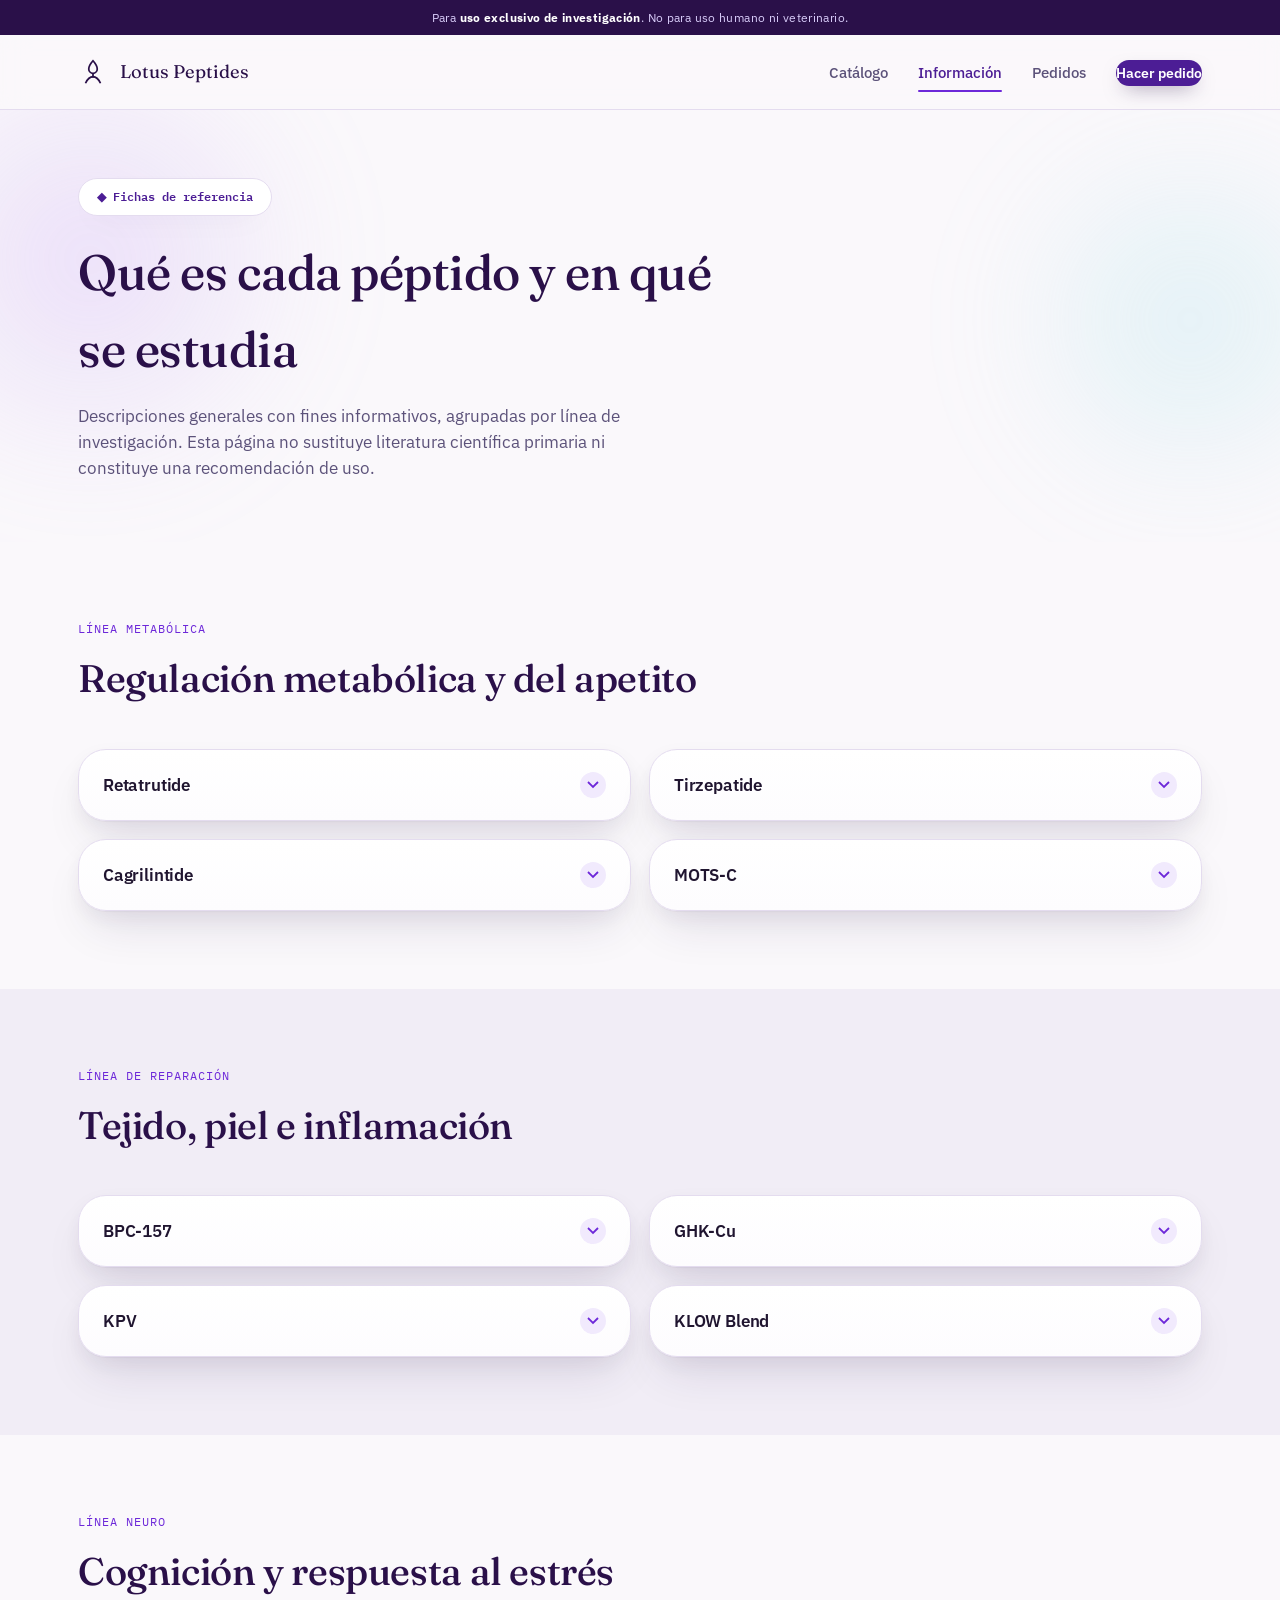
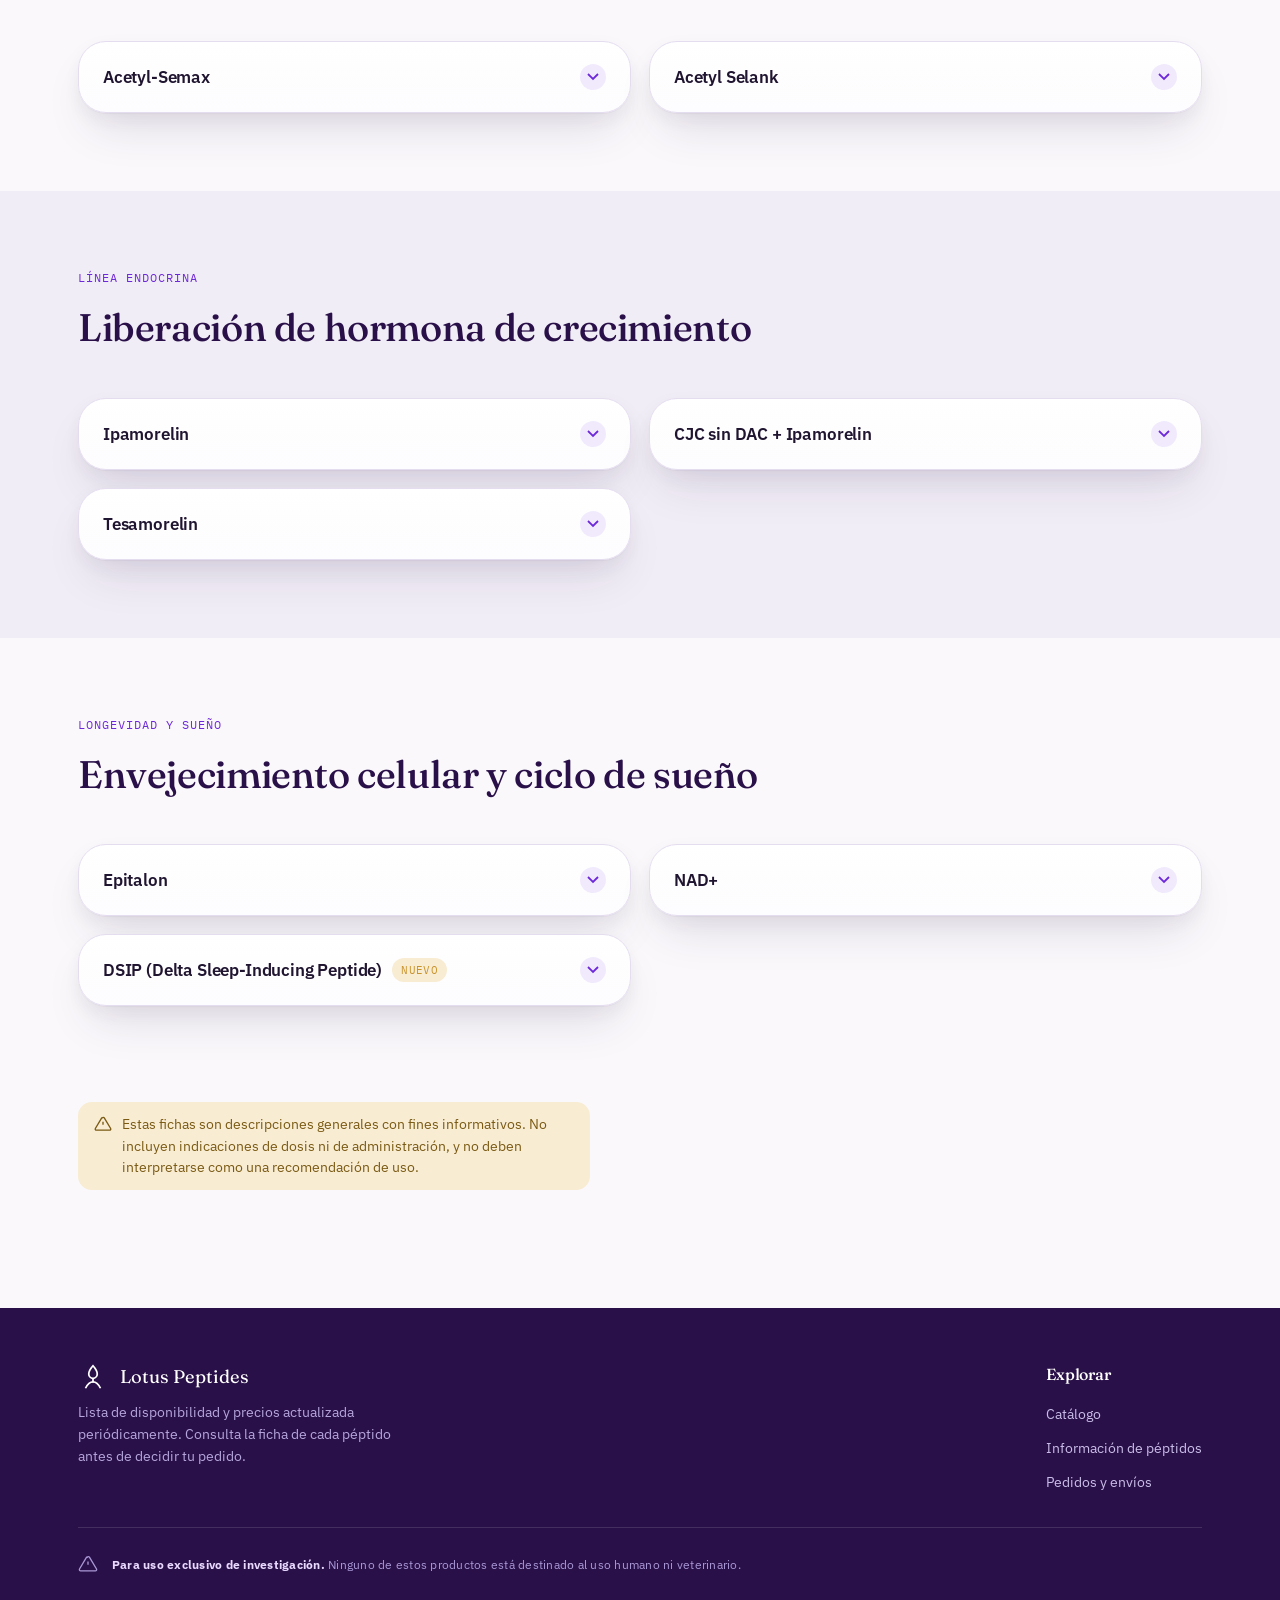
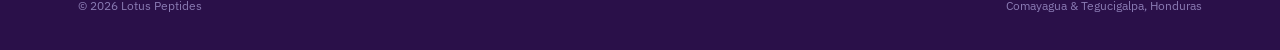
<file: lotus-peptides-site/informacion.html>
<!DOCTYPE html>
<html lang="es">
<head>
<meta charset="UTF-8">
<meta name="viewport" content="width=device-width, initial-scale=1.0">
<title>Información de Péptidos · Fichas de Referencia</title>
<meta name="description" content="Fichas de referencia sobre cada péptido de investigación: qué es y en qué línea de investigación se estudia.">
<link rel="stylesheet" href="styles.css">
</head>
<body>

<div class="compliance-bar">
  Para <strong>uso exclusivo de investigación</strong>. No para uso humano ni veterinario.
</div>

<header class="nav">
  <div class="wrap">
    <a href="index.html" class="nav-brand">
      <svg viewBox="0 0 24 24" fill="none" stroke="currentColor" stroke-width="1.4"><path d="M12 3c2 2.2 3.4 4.3 3.4 6.6A3.4 3.4 0 0 1 12 13a3.4 3.4 0 0 1-3.4-3.4C8.6 7.3 10 5.2 12 3Z"/><path d="M6 21c1.6-3.4 3.8-5.2 6-5.2s4.4 1.8 6 5.2"/><path d="M12 13v3.4"/></svg>
      Lotus Peptides
    </a>
    <nav>
      <ul class="nav-links">
        <li><a href="index.html">Catálogo</a></li>
        <li><a href="informacion.html">Información</a></li>
        <li><a href="contacto.html">Pedidos</a></li>
        <li><a href="contacto.html" class="nav-cta">Hacer pedido</a></li>
      </ul>
    </nav>
  </div>
</header>

<section class="page-header">
  <div class="ambient">
    <div class="blob" data-parallax="0.08" style="width:460px;height:460px;left:-140px;top:-80px;background:radial-gradient(circle,#c9a8f5,transparent 70%);"></div>
    <div class="blob" data-parallax="-0.05" style="width:380px;height:380px;right:-100px;top:20px;background:radial-gradient(circle,#a6e2ec,transparent 70%);"></div>
  </div>
  <div class="wrap" style="position:relative;z-index:2;">
    <span class="hero-eyebrow mono">◆ Fichas de referencia</span>
    <h1 style="margin-top:18px;">Qué es cada péptido y en qué se estudia</h1>
    <p>Descripciones generales con fines informativos, agrupadas por línea de investigación. Esta página no sustituye literatura científica primaria ni constituye una recomendación de uso.</p>
  </div>
</section>

<main>

<!-- ===================== METABÓLICO ===================== -->
<section class="section">
  <div class="wrap">
    <div class="section-head reveal">
      <div><span class="section-tag">Línea metabólica</span><h2>Regulación metabólica y del apetito</h2></div>
    </div>
    <div class="pep-grid tilt-stage" style="grid-template-columns:repeat(2,1fr);">

      <article class="card3d pep-card reveal" id="retatrutide">
        <div class="pep-card-top"><div class="pep-card-name"><h4>Retatrutide</h4></div><span class="pep-chevron"><svg viewBox="0 0 12 8" fill="none"><path d="M1 1l5 5 5-5" stroke="#6d28d9" stroke-width="1.8"/></svg></span></div>
        <div class="pep-card-body"><div class="pep-card-body-inner">
          <p>Agonista triple que actúa sobre los receptores de GLP-1, GIP y glucagón.</p>
          <p>Se estudia en investigación metabólica, particularmente en modelos relacionados con el peso corporal y el metabolismo energético.</p>
        </div></div>
      </article>

      <article class="card3d pep-card reveal" id="tirzepatide">
        <div class="pep-card-top"><div class="pep-card-name"><h4>Tirzepatide</h4></div><span class="pep-chevron"><svg viewBox="0 0 12 8" fill="none"><path d="M1 1l5 5 5-5" stroke="#6d28d9" stroke-width="1.8"/></svg></span></div>
        <div class="pep-card-body"><div class="pep-card-body-inner">
          <p>Agonista dual de los receptores GIP y GLP-1.</p>
          <p>Estudiado ampliamente en investigación sobre metabolismo de la glucosa y regulación del peso.</p>
        </div></div>
      </article>

      <article class="card3d pep-card reveal" id="cagrilintide">
        <div class="pep-card-top"><div class="pep-card-name"><h4>Cagrilintide</h4></div><span class="pep-chevron"><svg viewBox="0 0 12 8" fill="none"><path d="M1 1l5 5 5-5" stroke="#6d28d9" stroke-width="1.8"/></svg></span></div>
        <div class="pep-card-body"><div class="pep-card-body-inner">
          <p>Análogo sintético de la amilina, de acción prolongada.</p>
          <p>Se investiga principalmente en el contexto de la regulación del apetito y la saciedad.</p>
        </div></div>
      </article>

      <article class="card3d pep-card reveal" id="mots-c">
        <div class="pep-card-top"><div class="pep-card-name"><h4>MOTS-C</h4></div><span class="pep-chevron"><svg viewBox="0 0 12 8" fill="none"><path d="M1 1l5 5 5-5" stroke="#6d28d9" stroke-width="1.8"/></svg></span></div>
        <div class="pep-card-body"><div class="pep-card-body-inner">
          <p>Péptido derivado del ADN mitocondrial.</p>
          <p>Estudiado en investigación sobre metabolismo celular y homeostasis energética.</p>
        </div></div>
      </article>

    </div>
  </div>
</section>

<!-- ===================== REPARACIÓN Y PIEL ===================== -->
<section class="section" style="background:var(--paper-dim)">
  <div class="wrap">
    <div class="section-head reveal">
      <div><span class="section-tag">Línea de reparación</span><h2>Tejido, piel e inflamación</h2></div>
    </div>
    <div class="pep-grid tilt-stage" style="grid-template-columns:repeat(2,1fr);">

      <article class="card3d pep-card reveal" id="bpc-157">
        <div class="pep-card-top"><div class="pep-card-name"><h4>BPC-157</h4></div><span class="pep-chevron"><svg viewBox="0 0 12 8" fill="none"><path d="M1 1l5 5 5-5" stroke="#6d28d9" stroke-width="1.8"/></svg></span></div>
        <div class="pep-card-body"><div class="pep-card-body-inner">
          <p>Secuencia peptídica derivada de una proteína gástrica ("Body Protection Compound").</p>
          <p>Es uno de los péptidos más citados en investigación preclínica sobre reparación de tejidos.</p>
        </div></div>
      </article>

      <article class="card3d pep-card reveal" id="ghk-cu">
        <div class="pep-card-top"><div class="pep-card-name"><h4>GHK-Cu</h4></div><span class="pep-chevron"><svg viewBox="0 0 12 8" fill="none"><path d="M1 1l5 5 5-5" stroke="#6d28d9" stroke-width="1.8"/></svg></span></div>
        <div class="pep-card-body"><div class="pep-card-body-inner">
          <p>Tripéptido natural que forma un complejo con iones de cobre.</p>
          <p>Estudiado en investigación dermatológica y de remodelación de tejido conectivo.</p>
        </div></div>
      </article>

      <article class="card3d pep-card reveal" id="kpv">
        <div class="pep-card-top"><div class="pep-card-name"><h4>KPV</h4></div><span class="pep-chevron"><svg viewBox="0 0 12 8" fill="none"><path d="M1 1l5 5 5-5" stroke="#6d28d9" stroke-width="1.8"/></svg></span></div>
        <div class="pep-card-body"><div class="pep-card-body-inner">
          <p>Fragmento tripeptídico derivado de la hormona alfa-MSH.</p>
          <p>Se investiga en modelos relacionados con procesos inflamatorios.</p>
        </div></div>
      </article>

      <article class="card3d pep-card reveal" id="klow">
        <div class="pep-card-top"><div class="pep-card-name"><h4>KLOW Blend</h4></div><span class="pep-chevron"><svg viewBox="0 0 12 8" fill="none"><path d="M1 1l5 5 5-5" stroke="#6d28d9" stroke-width="1.8"/></svg></span></div>
        <div class="pep-card-body"><div class="pep-card-body-inner">
          <p>Formulación combinada de varios péptidos de investigación en una sola presentación.</p>
          <p>Orientada a líneas de investigación sobre piel y reparación tisular; consulta la composición exacta antes de tu pedido.</p>
        </div></div>
      </article>

    </div>
  </div>
</section>

<!-- ===================== NEURO / ESTRÉS ===================== -->
<section class="section">
  <div class="wrap">
    <div class="section-head reveal">
      <div><span class="section-tag">Línea neuro</span><h2>Cognición y respuesta al estrés</h2></div>
    </div>
    <div class="pep-grid tilt-stage" style="grid-template-columns:repeat(2,1fr);">

      <article class="card3d pep-card reveal" id="acetyl-semax">
        <div class="pep-card-top"><div class="pep-card-name"><h4>Acetyl-Semax</h4></div><span class="pep-chevron"><svg viewBox="0 0 12 8" fill="none"><path d="M1 1l5 5 5-5" stroke="#6d28d9" stroke-width="1.8"/></svg></span></div>
        <div class="pep-card-body"><div class="pep-card-body-inner">
          <p>Fragmento sintético derivado de la hormona adrenocorticotrópica (ACTH).</p>
          <p>Estudiado originalmente en investigación cognitiva y neuroprotectora.</p>
        </div></div>
      </article>

      <article class="card3d pep-card reveal" id="acetyl-selank">
        <div class="pep-card-top"><div class="pep-card-name"><h4>Acetyl Selank</h4></div><span class="pep-chevron"><svg viewBox="0 0 12 8" fill="none"><path d="M1 1l5 5 5-5" stroke="#6d28d9" stroke-width="1.8"/></svg></span></div>
        <div class="pep-card-body"><div class="pep-card-body-inner">
          <p>Análogo sintético de la tuftsina.</p>
          <p>Se estudia en modelos de investigación sobre ansiedad y respuesta al estrés.</p>
        </div></div>
      </article>

    </div>
  </div>
</section>

<!-- ===================== HORMONA DE CRECIMIENTO ===================== -->
<section class="section" style="background:var(--paper-dim)">
  <div class="wrap">
    <div class="section-head reveal">
      <div><span class="section-tag">Línea endocrina</span><h2>Liberación de hormona de crecimiento</h2></div>
    </div>
    <div class="pep-grid tilt-stage" style="grid-template-columns:repeat(2,1fr);">

      <article class="card3d pep-card reveal" id="ipamorelin">
        <div class="pep-card-top"><div class="pep-card-name"><h4>Ipamorelin</h4></div><span class="pep-chevron"><svg viewBox="0 0 12 8" fill="none"><path d="M1 1l5 5 5-5" stroke="#6d28d9" stroke-width="1.8"/></svg></span></div>
        <div class="pep-card-body"><div class="pep-card-body-inner">
          <p>Secretagogo selectivo de hormona de crecimiento, de la familia de los grelina-miméticos.</p>
          <p>Se investiga por su perfil selectivo frente a otros secretagogos.</p>
        </div></div>
      </article>

      <article class="card3d pep-card reveal" id="cjc-ipamorelin">
        <div class="pep-card-top"><div class="pep-card-name"><h4>CJC sin DAC + Ipamorelin</h4></div><span class="pep-chevron"><svg viewBox="0 0 12 8" fill="none"><path d="M1 1l5 5 5-5" stroke="#6d28d9" stroke-width="1.8"/></svg></span></div>
        <div class="pep-card-body"><div class="pep-card-body-inner">
          <p>Combinación de un análogo de la hormona liberadora de GH (GHRH) sin dominio DAC con un secretagogo.</p>
          <p>Estudiada en investigación sobre pulsos de liberación de hormona de crecimiento.</p>
        </div></div>
      </article>

      <article class="card3d pep-card reveal" id="tesamorelin">
        <div class="pep-card-top"><div class="pep-card-name"><h4>Tesamorelin</h4></div><span class="pep-chevron"><svg viewBox="0 0 12 8" fill="none"><path d="M1 1l5 5 5-5" stroke="#6d28d9" stroke-width="1.8"/></svg></span></div>
        <div class="pep-card-body"><div class="pep-card-body-inner">
          <p>Análogo sintético de la hormona liberadora de GH (GHRH).</p>
          <p>Uno de los análogos de GHRH más documentados en la literatura de investigación endocrina.</p>
        </div></div>
      </article>

    </div>
  </div>
</section>

<!-- ===================== LONGEVIDAD Y SUEÑO ===================== -->
<section class="section">
  <div class="wrap">
    <div class="section-head reveal">
      <div><span class="section-tag">Longevidad y sueño</span><h2>Envejecimiento celular y ciclo de sueño</h2></div>
    </div>
    <div class="pep-grid tilt-stage" style="grid-template-columns:repeat(2,1fr);">

      <article class="card3d pep-card reveal" id="epitalon">
        <div class="pep-card-top"><div class="pep-card-name"><h4>Epitalon</h4></div><span class="pep-chevron"><svg viewBox="0 0 12 8" fill="none"><path d="M1 1l5 5 5-5" stroke="#6d28d9" stroke-width="1.8"/></svg></span></div>
        <div class="pep-card-body"><div class="pep-card-body-inner">
          <p>Tetrapéptido sintético basado en un péptido natural de la glándula pineal.</p>
          <p>Estudiado en investigación sobre envejecimiento celular y regulación de los ritmos biológicos.</p>
        </div></div>
      </article>

      <article class="card3d pep-card reveal" id="nad">
        <div class="pep-card-top"><div class="pep-card-name"><h4>NAD+</h4></div><span class="pep-chevron"><svg viewBox="0 0 12 8" fill="none"><path d="M1 1l5 5 5-5" stroke="#6d28d9" stroke-width="1.8"/></svg></span></div>
        <div class="pep-card-body"><div class="pep-card-body-inner">
          <p>Coenzima presente en todas las células vivas, central en reacciones de óxido-reducción.</p>
          <p>Estudiada en investigación sobre metabolismo celular y envejecimiento.</p>
        </div></div>
      </article>

      <article class="card3d pep-card reveal" id="dsip">
        <div class="pep-card-top"><div class="pep-card-name"><h4>DSIP (Delta Sleep-Inducing Peptide)</h4><span class="badge badge-new">Nuevo</span></div><span class="pep-chevron"><svg viewBox="0 0 12 8" fill="none"><path d="M1 1l5 5 5-5" stroke="#6d28d9" stroke-width="1.8"/></svg></span></div>
        <div class="pep-card-body"><div class="pep-card-body-inner">
          <p>Neuropéptido identificado originalmente en investigación sobre las ondas delta del sueño profundo.</p>
          <p>Se estudia en el contexto de la regulación del ciclo de sueño y los ritmos circadianos.</p>
        </div></div>
      </article>

    </div>
  </div>
</section>

<section class="section" style="padding-top:0;">
  <div class="wrap">
    <div class="callout reveal" style="max-width:64ch;">
      <svg viewBox="0 0 24 24" fill="none" stroke="#7a5a13" stroke-width="1.8"><path d="M12 9v4M12 17h.01M10.3 3.86 1.8 18a1.5 1.5 0 0 0 1.3 2.2h17.8a1.5 1.5 0 0 0 1.3-2.2L13.7 3.86a1.5 1.5 0 0 0-2.6 0Z"/></svg>
      Estas fichas son descripciones generales con fines informativos. No incluyen indicaciones de dosis ni de administración, y no deben interpretarse como una recomendación de uso.
    </div>
  </div>
</section>

</main>

<footer>
  <div class="wrap">
    <div class="foot-top">
      <div class="foot-brand">
        <div class="nav-brand" style="color:#fff;">
          <svg viewBox="0 0 24 24" fill="none" stroke="currentColor" stroke-width="1.4"><path d="M12 3c2 2.2 3.4 4.3 3.4 6.6A3.4 3.4 0 0 1 12 13a3.4 3.4 0 0 1-3.4-3.4C8.6 7.3 10 5.2 12 3Z"/><path d="M6 21c1.6-3.4 3.8-5.2 6-5.2s4.4 1.8 6 5.2"/><path d="M12 13v3.4"/></svg>
          Lotus Peptides
        </div>
        <p>Lista de disponibilidad y precios actualizada periódicamente. Consulta la ficha de cada péptido antes de decidir tu pedido.</p>
      </div>
      <nav>
        <h4>Explorar</h4>
        <ul>
          <li><a href="index.html">Catálogo</a></li>
          <li><a href="informacion.html">Información de péptidos</a></li>
          <li><a href="contacto.html">Pedidos y envíos</a></li>
        </ul>
      </nav>
    </div>
    <div class="foot-disclaimer">
      <svg width="20" height="20" viewBox="0 0 24 24" fill="none" stroke="currentColor" stroke-width="1.6" style="flex-shrink:0"><path d="M12 9v4M12 17h.01M10.3 3.86 1.8 18a1.5 1.5 0 0 0 1.3 2.2h17.8a1.5 1.5 0 0 0 1.3-2.2L13.7 3.86a1.5 1.5 0 0 0-2.6 0Z"/></svg>
      <span><strong>Para uso exclusivo de investigación.</strong> Ninguno de estos productos está destinado al uso humano ni veterinario.</span>
    </div>
    <div class="foot-bottom">
      <span>© 2026 Lotus Peptides</span>
      <span>Comayagua &amp; Tegucigalpa, Honduras</span>
    </div>
  </div>
</footer>

<script src="script.js"></script>
</body>
</html>
</file>
<file: styles.css>
/* ==========================================================================
   DESIGN TOKENS
   Subject: research-peptide catalog — lab/pharma precision meets a quiet
   luxury feel (glass vials, molecular structures, clinical whites).
   Type: Fraunces (display serif, headline personality) + IBM Plex Sans
   (body) + IBM Plex Mono (all figures/prices — tabular, lab-data feel).
   Color: near-white lab paper background, ink-violet text, one saturated
   violet accent, a cool cyan for "molecular" motifs, amber only for
   NEW/UPDATED tags.
   ========================================================================== */

@import url('https://fonts.googleapis.com/css2?family=Fraunces:ital,opsz,wght@0,9..144,400;0,9..144,500;0,9..144,600;1,9..144,500&family=IBM+Plex+Sans:wght@400;500;600;700&family=IBM+Plex+Mono:wght@500;600&display=swap');

:root{
  --paper:        #faf8fb;
  --paper-dim:    #f1edf6;
  --ink:          #201530;
  --ink-soft:     #5c527a;
  --violet-900:   #2a1049;
  --violet-700:   #4c1d95;
  --violet-600:   #6d28d9;
  --violet-500:   #8347e8;
  --violet-200:   #e4d9fb;
  --violet-100:   #f1eafd;
  --cyan-500:     #34b3c9;
  --amber-500:    #c9932b;
  --amber-100:    #f8ecd3;
  --line:         #e4dcef;
  --shadow-color: 261 45% 20%;

  --font-display: 'Fraunces', serif;
  --font-body: 'IBM Plex Sans', system-ui, sans-serif;
  --font-mono: 'IBM Plex Mono', ui-monospace, monospace;

  --radius-lg: 28px;
  --radius-md: 18px;
  --radius-sm: 10px;

  --maxw: 1180px;
}

*{ box-sizing: border-box; }
html{ scroll-behavior: smooth; }

body{
  margin:0;
  background: var(--paper);
  color: var(--ink);
  font-family: var(--font-body);
  font-size: 16px;
  line-height: 1.55;
  -webkit-font-smoothing: antialiased;
  overflow-x: hidden;
}

img{ max-width:100%; display:block; }
a{ color: inherit; }

.wrap{
  max-width: var(--maxw);
  margin: 0 auto;
  padding: 0 28px;
}

h1,h2,h3,h4{
  font-family: var(--font-display);
  font-weight: 500;
  color: var(--violet-900);
  margin: 0;
  letter-spacing: -0.01em;
}

.mono{ font-family: var(--font-mono); font-weight: 600; }

/* prefers-reduced-motion --------------------------------------------------*/
@media (prefers-reduced-motion: reduce){
  *{ animation-duration: 0.01ms !important; animation-iteration-count: 1 !important; transition-duration: 0.01ms !important; scroll-behavior:auto !important; }
  .hero-media-img{ animation: none !important; transform: none; }
}

/* ==========================================================================
   NAV
   ========================================================================== */
.nav{
  position: sticky; top:0; z-index: 100;
  background: rgba(250,248,251,0.82);
  backdrop-filter: blur(14px) saturate(160%);
  border-bottom: 1px solid var(--line);
}
body.menu-open .nav{ z-index: 180; }
.nav .wrap{
  display:flex; align-items:center; justify-content:space-between;
  height: 74px;
}
.nav-brand{
  display:flex; align-items:center;
  font-family: var(--font-display);
  font-size: 1.15rem;
  color: var(--violet-900);
  text-decoration:none;
  white-space: nowrap;
}
.nav-links{
  display:flex; align-items:center; gap: 30px;
  list-style:none; margin:0; padding:0;
}
.nav-links a{
  text-decoration:none;
  font-size: 0.92rem;
  color: var(--ink-soft);
  font-weight: 500;
  position: relative;
  padding: 4px 0;
  transition: color .25s ease;
}
.nav-links a:hover{ color: var(--violet-700); }
.nav-links a.active{ color: var(--violet-700); }
.nav-links a.active::after{
  content:''; position:absolute; left:0; right:0; bottom:-6px; height:2px;
  background: var(--violet-600); border-radius:2px;
}
.nav-cta{
  background: var(--violet-700);
  color:#fff !important;
  padding: 10px 18px;
  border-radius: 999px;
  font-size: 0.88rem !important;
  font-weight:600 !important;
  transition: transform .25s ease, box-shadow .25s ease, background .25s ease;
  box-shadow: 0 8px 20px -8px hsl(var(--shadow-color) / 0.55);
}
.nav-cta:hover{ transform: translateY(-2px); background: var(--violet-600); }
.nav-toggle{ display:none; }
.nav-end{
  display:flex; align-items:center; gap: 18px;
}
.nav-end .nav-links{ display: none; }
.menu-btn{
  width:42px; height:42px;
  border-radius:50%;
  border:1px solid var(--line);
  background:#fff;
  display:flex; align-items:center; justify-content:center;
  cursor:pointer;
  flex-shrink:0;
  transition: transform .25s ease, box-shadow .25s ease, border-color .25s ease;
}
.menu-btn:hover{
  transform: translateY(-2px);
  border-color: var(--violet-500);
  box-shadow: 0 8px 18px -10px hsl(var(--shadow-color) / .5);
}
.menu-btn-bars{
  display:flex; flex-direction:column; justify-content:center; gap:5px;
  width:18px;
}
.menu-btn-bars span{
  display:block; height:1.8px; width:100%;
  background: var(--violet-900); border-radius:2px;
  transition: transform .25s ease, opacity .2s ease;
}
.menu-btn.is-open .menu-btn-bars span:nth-child(1){ transform: translateY(6.8px) rotate(45deg); }
.menu-btn.is-open .menu-btn-bars span:nth-child(2){ opacity:0; }
.menu-btn.is-open .menu-btn-bars span:nth-child(3){ transform: translateY(-6.8px) rotate(-45deg); }

body.menu-open{ overflow:hidden; }
.menu-overlay{
  position:fixed; inset:0; z-index:170;
  background: hsl(var(--shadow-color) / .4);
  backdrop-filter: blur(4px);
  opacity:0;
  transition: opacity .28s ease;
}
.menu-overlay.in{ opacity:1; }
.menu-drawer{
  position:fixed; top:0; right:0; bottom:0; z-index:175;
  width: min(360px, 100vw);
  background: var(--paper);
  box-shadow: -18px 0 50px hsl(var(--shadow-color) / .18);
  padding: 88px 32px 32px;
  display:flex; flex-direction:column; gap: 22px;
  transform: translateX(104%);
  transition: transform .32s cubic-bezier(.2,.8,.2,1);
}
.menu-drawer.in{ transform: translateX(0); }
.menu-kicker{
  font-size:0.72rem; color: var(--violet-600);
  text-transform:uppercase; letter-spacing:.08em; margin:0;
}
.menu-links{ list-style:none; margin:0; padding:0; display:flex; flex-direction:column; gap: 6px; }
.menu-links a{
  display:block;
  text-decoration:none;
  font-family: var(--font-display);
  font-size: 1.55rem;
  color: var(--violet-900);
  padding: 8px 0;
}
.menu-links a:hover, .menu-links a.active{ color: var(--violet-600); }
.menu-cta{ align-self:flex-start; margin-top: 8px; }

.cart-fab{
  position:fixed;
  right: 22px;
  bottom: 22px;
  z-index: 160;
  width: 58px; height: 58px;
  border-radius: 50%;
  border: none;
  background: var(--violet-700);
  color: #fff;
  display:flex; align-items:center; justify-content:center;
  cursor:pointer;
  box-shadow: 0 14px 32px -10px hsl(var(--shadow-color) / .55);
  transition: transform .25s ease, background .25s ease;
}
.cart-fab:hover{ transform: translateY(-3px); background: var(--violet-600); }
body.cart-open .cart-fab{ opacity: 0; pointer-events: none; }
.cart-fab svg{ width:24px; height:24px; }
.cart-fab .cart-count{
  top: 2px; right: 2px;
  background: #fff; color: var(--violet-700);
}
.cart-btn{
  position:relative;
  width:42px; height:42px;
  border-radius:50%;
  border:1px solid var(--line);
  background:#fff;
  color: var(--violet-800, var(--violet-700));
  display:flex; align-items:center; justify-content:center;
  cursor:pointer;
  flex-shrink:0;
  transition: transform .25s ease, box-shadow .25s ease, border-color .25s ease;
}
.cart-btn svg{ width:20px; height:20px; }
.cart-btn:hover{
  transform: translateY(-2px);
  border-color: var(--violet-500);
  box-shadow: 0 8px 18px -10px hsl(var(--shadow-color) / .5);
}
.cart-count{
  position:absolute; top:-4px; right:-4px;
  min-width:18px; height:18px; padding:0 5px;
  border-radius:999px;
  background: var(--violet-700); color:#fff;
  font-family: var(--font-mono); font-size:0.66rem; font-weight:600;
  display:flex; align-items:center; justify-content:center;
}
.cart-count[hidden]{ display:none !important; }

/* ==========================================================================
   PARALLAX / AMBIENT BACKDROP
   ========================================================================== */
.ambient{
  position:absolute; inset:0;
  overflow:hidden;
  pointer-events:none;
  z-index:0;
}
.ambient .blob{
  position:absolute;
  border-radius:50%;
  filter: blur(60px);
  opacity: .35;
}

/* ==========================================================================
   HERO
   ========================================================================== */
.hero{
  position:relative;
  min-height: min(92svh, 820px);
  display:flex;
  align-items: center;
  padding: 56px 0 72px;
  overflow:hidden;
  color: #efe8fb;
  background: #12081f;
}
.hero-media{
  position:absolute;
  inset:0;
  z-index:0;
  pointer-events:none;
  overflow:hidden;
}
.hero-media-shift{
  position:absolute;
  left:0;
  right:0;
  top: -16%;
  height: 132%;
  will-change: transform;
}
.hero-media-img{
  width:100%;
  height:100%;
  max-width:none;
  object-fit: cover;
  object-position: 68% center;
  transform: scale(1.04);
  animation: hero-drift 18s ease-in-out infinite alternate;
}
.hero-veil{
  position:absolute;
  inset: -8% 0;
  z-index:1;
  pointer-events:none;
  will-change: transform;
  background:
    linear-gradient(105deg,
      rgba(14, 8, 28, .92) 0%,
      rgba(20, 10, 40, .78) 36%,
      rgba(26, 12, 52, .42) 62%,
      rgba(26, 12, 52, .22) 100%),
    linear-gradient(180deg, rgba(14, 8, 28, .28) 0%, transparent 30%, rgba(14, 8, 28, .45) 100%);
}
.hero-copy{
  will-change: transform;
}
.hero-inner{
  position:relative;
  z-index:2;
  width:100%;
}
.hero-copy{ min-width: 0; max-width: 34rem; }
.hero-brand{
  margin:0;
  font-family: var(--font-display);
  font-size: clamp(2.35rem, 9vw, 3.6rem);
  font-weight: 500;
  line-height: 1.05;
  letter-spacing: -0.02em;
  color: #fff;
  opacity:0; animation: rise .75s ease forwards;
}
.hero h1{
  font-size: clamp(1.35rem, 4.8vw, 1.85rem);
  line-height: 1.2;
  margin-top: 18px;
  max-width: 22ch;
  color: #e9dffb;
  font-weight: 500;
  opacity:0; animation: rise .8s .12s ease forwards;
}
.hero h1 em{
  font-style: italic;
  color: #d2b8ff;
}
.hero p.lede{
  margin-top: 20px;
  max-width: 42ch;
  font-size: 1.05rem;
  color: #c7b8e6;
  opacity:0; animation: rise .8s .24s ease forwards;
}
.hero-actions{
  margin-top: 28px;
  display:flex; gap:10px; flex-wrap:wrap;
  opacity:0; animation: rise .8s .34s ease forwards;
}
.btn{
  display:inline-flex; align-items:center; gap:8px;
  padding: 14px 26px;
  border-radius: 999px;
  font-weight:600;
  font-size:0.95rem;
  text-decoration:none;
  transition: transform .3s cubic-bezier(.2,.8,.2,1), box-shadow .3s ease, background .3s ease, border-color .3s ease, color .3s ease;
}
.btn-primary{
  background: var(--violet-700); color:#fff;
  box-shadow: 0 14px 30px -12px hsl(var(--shadow-color) / .6);
}
.btn-primary:hover{ transform: translateY(-3px); background: var(--violet-600); }
.btn-ghost{
  background:#fff; color: var(--violet-900);
  border:1px solid var(--line);
}
.btn-ghost:hover{ transform: translateY(-3px); border-color: var(--violet-500); }

.hero .btn-primary{
  background: #fff;
  color: var(--violet-900);
  box-shadow: 0 16px 34px -16px rgba(0,0,0,.55);
}
.hero .btn-primary:hover{
  background: #f1eafd;
  color: var(--violet-900);
}
.hero .btn-ghost{
  background: transparent;
  color: #efe8fb;
  border: 1px solid rgba(241, 234, 253, .42);
}
.hero .btn-ghost:hover{
  border-color: #fff;
  background: rgba(255,255,255,.08);
}

@keyframes hero-drift{
  from{ transform: scale(1.04) translate3d(0, 0, 0); }
  to{ transform: scale(1.08) translate3d(-1.4%, -0.8%, 0); }
}

@keyframes rise{
  from{ opacity:0; transform: translateY(22px); }
  to{ opacity:1; transform: translateY(0); }
}

/* ==========================================================================
   SECTION SCAFFOLD
   ========================================================================== */
.section{ padding: 78px 0; position:relative; }
.section-head{
  display:flex; align-items:flex-end; justify-content:space-between;
  gap:24px; margin-bottom: 40px; flex-wrap:wrap;
}
.section-head h2{ font-size: clamp(1.7rem, 3vw, 2.4rem); }
.section-tag{
  font-family: var(--font-mono);
  font-size: 0.76rem;
  color: var(--violet-600);
  text-transform: uppercase;
  letter-spacing: .08em;
  display:block;
  margin-bottom:10px;
}
.section-sub{ color: var(--ink-soft); max-width: 52ch; margin-top:8px; }

.reveal{
  opacity:0; transform: translateY(36px);
  transition: opacity .7s cubic-bezier(.2,.7,.2,1), transform .7s cubic-bezier(.2,.7,.2,1);
}
.reveal.in{ opacity:1; transform: translateY(0); }

/* ==========================================================================
   3D "APPLE" CARD SYSTEM
   ========================================================================== */
.tilt-stage{ perspective: 1400px; }

.card3d{
  position:relative;
  background: linear-gradient(180deg, #ffffff 0%, #fdfcfe 100%);
  border-radius: var(--radius-lg);
  border: 1px solid var(--line);
  box-shadow:
    0 1px 1px hsl(var(--shadow-color) / .04),
    0 8px 20px hsl(var(--shadow-color) / .06),
    0 24px 48px -12px hsl(var(--shadow-color) / .12);
  transform-style: preserve-3d;
  transition: transform .12s ease-out, box-shadow .35s ease;
  will-change: transform;
}
.card3d:hover{
  box-shadow:
    0 1px 1px hsl(var(--shadow-color) / .05),
    0 14px 30px hsl(var(--shadow-color) / .10),
    0 40px 70px -16px hsl(var(--shadow-color) / .22);
}
.card3d .shine{
  position:absolute; inset:0;
  border-radius: inherit;
  background: radial-gradient(420px circle at var(--mx,50%) var(--my,0%), rgba(255,255,255,.55), transparent 60%);
  opacity:0;
  transition: opacity .3s ease;
  pointer-events:none;
}
.card3d:hover .shine{ opacity:1; }

/* price / plan cards (Retatrutide, Tirzepatide) */
.plan-grid{
  display:grid;
  grid-template-columns: repeat(2, 1fr);
  gap: 26px;
}
.plan-card{ padding: 34px 34px 28px; }
.plan-card .plan-head{
  display:flex; align-items:center; gap:14px;
  margin-bottom: 22px;
}
.plan-icon{
  width:52px; height:52px; border-radius:16px;
  display:flex; align-items:center; justify-content:center;
  background: var(--violet-100);
  flex-shrink:0;
  transform: translateZ(30px);
}
.plan-icon svg{ width:26px; height:26px; }
.plan-head h3{ font-size:1.3rem; }
.plan-head span{
  display:block; font-size:0.8rem; color: var(--ink-soft); margin-top:2px;
}
.plan-blurb{
  color: var(--ink-soft);
  font-size: 0.94rem;
  line-height: 1.55;
  margin: -6px 0 22px;
  transform: translateZ(14px);
}
.plan-blurb strong{ color: var(--ink); font-weight: 600; }
.plan-more{
  margin: -12px 0 20px;
  transform: translateZ(14px);
}
.plan-more a{
  color: var(--violet-700); font-weight:600; text-decoration:none;
  border-bottom: 1px solid var(--violet-200);
  font-size: 0.92rem;
}
.plan-rows{ display:flex; flex-direction:column; }
.plan-row{
  display:grid;
  grid-template-columns: minmax(0, 1fr) auto auto;
  align-items: center;
  gap: 10px;
  padding: 12px 0;
  border-top: 1px dashed var(--line);
  transform: translateZ(14px);
}
.plan-row:first-child{ border-top:none; }
.plan-row .label{ font-size:0.96rem; color: var(--ink); min-width: 0; }
.plan-row .price{
  font-family: var(--font-mono);
  color: var(--violet-700);
  font-size:1.02rem;
  white-space: nowrap;
  justify-self: end;
}

/* peptide list / expandable cards */
.pep-grid{
  display:grid;
  grid-template-columns: repeat(2, 1fr);
  gap: 18px;
}
.pep-card{
  padding: 0;
  overflow:hidden;
  cursor:pointer;
}
.pep-card-top{
  display:flex; align-items:center; justify-content:space-between;
  gap: 16px;
  padding: 22px 24px 8px;
  transform: translateZ(20px);
}
.pep-card-teaser{
  padding: 0 24px 18px;
  margin: 0;
  color: var(--ink-soft);
  font-size: 0.9rem;
  line-height: 1.5;
  transform: translateZ(16px);
}
.pep-card-name{ display:flex; align-items:center; gap:10px; flex-wrap:wrap; }
.pep-card-name h4{ font-size: 1.05rem; font-family: var(--font-body); font-weight:600; color: var(--ink); }
.pep-card-right{ display:flex; align-items:center; gap:14px; flex-shrink:0; }
.pep-card-price{ font-family: var(--font-mono); color: var(--violet-700); font-weight:600; }
.pep-chevron{
  width:26px; height:26px; border-radius:50%;
  background: var(--violet-100);
  display:flex; align-items:center; justify-content:center;
  transition: transform .4s cubic-bezier(.2,.8,.2,1), background .3s ease;
  flex-shrink:0;
}
.pep-chevron svg{ width:12px; height:12px; transition: transform .4s cubic-bezier(.2,.8,.2,1); }
.pep-card.open .pep-chevron{ background: var(--violet-600); transform: rotate(180deg); }
.pep-card.open .pep-chevron svg path{ stroke:#fff; }

.pep-card-body{
  max-height:0;
  overflow:hidden;
  transition: max-height .5s cubic-bezier(.2,.8,.2,1);
}
.pep-card-body-inner{
  padding: 0 24px 24px;
  color: var(--ink-soft);
  font-size: 0.96rem;
  line-height: 1.55;
  border-top: 1px solid var(--line);
  margin-top: -1px;
  padding-top: 16px;
}
.pep-card-body-inner p{ margin: 0 0 10px; }
.pep-card-body-inner p:last-of-type{ margin-bottom: 12px; }
.pep-card-body-inner a{
  color: var(--violet-700); font-weight:600; text-decoration:none;
  border-bottom: 1px solid var(--violet-200);
}

.badge{
  font-family: var(--font-mono);
  font-size: 0.66rem;
  text-transform:uppercase;
  letter-spacing:.04em;
  padding: 4px 9px;
  border-radius: 999px;
  white-space:nowrap;
}
.badge-new{ background: var(--amber-100); color: var(--amber-500); }
.badge-updated{ background: var(--violet-100); color: var(--violet-600); }

/* feature banner (DSIP) — the one bold, dark moment on the page */
.feature-banner{
  position:relative;
  border-radius: var(--radius-lg);
  overflow:hidden;
  background: radial-gradient(120% 140% at 15% 0%, #3a1a63 0%, #1c0f38 46%, #100a24 100%);
  color: #efe8fb;
  padding: 56px 48px;
  display:grid;
  grid-template-columns: 1.4fr 1fr;
  gap: 40px;
  align-items:center;
  isolation:isolate;
}
.feature-banner .stars{
  position:absolute; inset:0; z-index:0; opacity:.8; will-change: transform;
}
.feature-banner .moon{
  width: 108px; height:108px;
  justify-self:center;
  will-change: transform;
  filter: drop-shadow(0 0 40px rgba(180,160,255,.45));
}
.feature-banner h3{
  color:#fff; font-size: clamp(1.6rem,3vw,2.1rem);
  display:flex; align-items:center; gap:14px; flex-wrap:wrap;
}
.feature-banner .badge-new{ background:#3a2a63; color:#e9d9ff; }
.feature-banner p{ color:#c9bce8; margin-top:14px; max-width:56ch; }
.feature-banner p strong{ color:#fff; font-weight: 600; }
.feature-price{
  margin-top:24px;
  display:inline-flex; flex-direction:column; gap:2px;
  background: rgba(255,255,255,.06);
  border: 1px solid rgba(255,255,255,.14);
  padding: 14px 22px;
  border-radius: 16px;
}
.feature-price .amt{ font-family: var(--font-mono); font-size:1.5rem; color:#fff; }
.feature-price .unit{ font-size:0.74rem; color:#a998d6; text-transform:uppercase; letter-spacing:.06em; }

/* simple two-col info cards (agua / insumos, envios / novedades) */
.info-grid{
  display:grid;
  grid-template-columns: repeat(2, 1fr);
  gap: 26px;
}
.info-card{ padding: 30px 32px; }
.info-card h3{ font-size:1.2rem; display:flex; align-items:center; gap:12px; margin-bottom:18px; }
.info-card .icon-chip{
  width:44px; height:44px; border-radius:13px;
  background: var(--violet-100);
  display:flex; align-items:center; justify-content:center;
}
.info-card .icon-chip svg{ width:22px; height:22px; }
.kv-row{
  display:flex; justify-content:space-between; gap:14px;
  padding: 11px 0;
  border-top: 1px dashed var(--line);
  font-size:0.94rem;
}
.kv-row:first-of-type{ border-top:none; }
.kv-row .price{ font-family: var(--font-mono); color: var(--violet-700); font-weight:600; white-space:nowrap; }

.list-check{ list-style:none; margin:0; padding:0; display:flex; flex-direction:column; gap:12px; }
.list-check li{ display:flex; gap:10px; align-items:flex-start; font-size:0.94rem; }
.list-check svg{ width:18px; height:18px; flex-shrink:0; margin-top:2px; color: var(--violet-600); }

.callout{
  margin-top:18px;
  background: var(--amber-100);
  color:#7a5a13;
  border-radius: 14px;
  padding: 12px 16px;
  font-size:0.86rem;
  display:flex; gap:10px; align-items:flex-start;
}
.callout svg{ width:18px; height:18px; flex-shrink:0; margin-top:1px; }

/* ==========================================================================
   FOOTER
   ========================================================================== */
footer{
  background: var(--violet-900);
  color: #cabde9;
  padding: 54px 0 34px;
  margin-top:40px;
}
footer .foot-top{
  display:flex; justify-content:space-between; gap:40px; flex-wrap:wrap;
  padding-bottom:34px; border-bottom:1px solid rgba(255,255,255,.12);
}
footer h4{ color:#fff; font-size:1rem; margin-bottom:14px; }
footer .foot-brand{ max-width: 320px; }
footer .foot-brand p{ font-size:0.88rem; color:#b6a6dd; margin-top:10px; }
footer nav ul{ list-style:none; margin:0; padding:0; display:flex; flex-direction:column; gap:9px; }
footer nav a{ text-decoration:none; color:#cabde9; font-size:0.9rem; transition:color .2s ease; }
footer nav a:hover{ color:#fff; }
.foot-disclaimer{
  margin-top: 26px;
  display:flex; align-items:center; gap:14px;
  font-size:0.78rem; color:#a998d6;
  letter-spacing:.02em;
}
.foot-disclaimer strong{ color:#e9d9ff; }
.foot-bottom{
  margin-top:22px; font-size:0.78rem; color:#8a7bb3;
  display:flex; justify-content:space-between; flex-wrap:wrap; gap:10px;
}

/* ==========================================================================
   PAGE HEADER (secondary pages)
   ========================================================================== */
.page-header{
  padding: 68px 0 44px;
  position:relative;
  overflow:hidden;
}
.page-header h1{ font-size: clamp(2.1rem, 4.4vw, 3.1rem); max-width: 20ch; }
.page-header p{ margin-top:16px; color: var(--ink-soft); max-width:56ch; font-size:1.05rem; }
.hero-eyebrow{
  display:inline-flex; align-items:center; gap:10px;
  background:#fff;
  border:1px solid var(--line);
  padding: 8px 14px;
  border-radius:999px;
  font-family: var(--font-mono);
  font-size: clamp(0.68rem, 2.8vw, 0.78rem);
  color: var(--violet-700);
  box-shadow: 0 10px 30px -18px hsl(var(--shadow-color) / .4);
  max-width: 100%;
}

/* info page peptide detail cards */
.detail-grid{
  display:grid;
  grid-template-columns: repeat(auto-fill, minmax(300px,1fr));
  gap: 22px;
}
.detail-card{ padding: 0; overflow:hidden; cursor: default; }
.detail-card,
.pep-card,
.plan-card{ scroll-margin-top: 100px; }
.detail-card-top{ padding: 26px 26px 0; }
.detail-card-cat{
  font-family: var(--font-mono); font-size:0.7rem; text-transform:uppercase;
  letter-spacing:.06em; color: var(--cyan-500);
}
.detail-card h3{ font-size:1.2rem; margin-top:8px; }
.detail-card-body{
  padding: 16px 26px 26px;
  color: var(--ink-soft);
  font-size:0.96rem;
  line-height: 1.55;
}
.detail-card-body p{ margin: 0; }
.detail-card-body p + p{ margin-top:10px; }
.detail-plain{
  color: var(--ink);
  font-size: 1rem;
  line-height: 1.5;
  background: var(--violet-100);
  border-radius: 12px;
  padding: 12px 14px;
  margin: 0 0 14px !important;
}

/* Contact page */
.contact-grid{
  display:grid; grid-template-columns: 1.1fr 0.9fr; gap:30px;
}
.wa-card{
  padding: 34px;
  background: linear-gradient(160deg, #1f8a5f 0%, #14603f 100%);
  color:#fff;
}
.wa-card h3{ color:#fff; font-size:1.4rem; }
.wa-card p{ color:#d9f2e6; margin-top:10px; }
.wa-card .btn-primary{ background:#fff; color:#14603f; margin-top:22px; }
.wa-card .btn-primary:hover{ background:#eafff4; }

.step-row{ display:flex; gap:16px; align-items:flex-start; padding: 18px 0; border-top:1px dashed var(--line); }
.step-row:first-child{ border-top:none; }
.step-num{
  font-family: var(--font-mono); font-weight:600;
  width:32px; height:32px; border-radius:50%;
  background: var(--violet-100); color: var(--violet-700);
  display:flex; align-items:center; justify-content:center; flex-shrink:0;
}
.step-row h4{ font-size:0.98rem; font-family: var(--font-body); font-weight:600; color:var(--ink); }
.step-row p{ font-size:0.88rem; color:var(--ink-soft); margin-top:4px; }

/* ==========================================================================
   CART + ADD TO CART
   ========================================================================== */
.add-btn{
  font-family: var(--font-body);
  font-weight: 600;
  font-size: 0.82rem;
  border: none;
  cursor: pointer;
  background: var(--violet-700);
  color: #fff;
  border-radius: 999px;
  padding: 8px 14px;
  white-space: nowrap;
  transition: background .2s ease, transform .2s ease;
}
.add-btn:hover{ background: var(--violet-600); transform: translateY(-1px); }
.add-btn.just-added{ background: #14603f; }
.add-btn-sm{ padding: 6px 12px; font-size: 0.76rem; }
.add-btn-on-dark{
  background: #fff;
  color: var(--violet-900);
  margin-top: 18px;
}
.add-btn-on-dark:hover{ background: #efe8fb; color: var(--violet-900); }

.pep-card-shop{
  padding: 0 24px 16px;
  transform: translateZ(16px);
}
.pep-card-options{
  padding: 0 24px 10px;
  transform: translateZ(16px);
}
.pep-card-options .plan-row:first-child{ border-top: 1px dashed var(--line); }
.plan-row, .kv-row{ align-items: center; }

body.cart-open{ overflow: hidden; }

.cart-overlay{
  position: fixed; inset: 0; z-index: 200;
  background: hsl(var(--shadow-color) / .4);
  backdrop-filter: blur(4px);
  opacity: 0;
  transition: opacity .28s ease;
}
.cart-overlay.in{ opacity: 1; }

.cart-drawer{
  position: fixed; top: 0; right: 0; bottom: 0; z-index: 210;
  width: min(420px, 100vw);
  background: var(--paper);
  box-shadow: -18px 0 50px hsl(var(--shadow-color) / .18);
  display: flex; flex-direction: column;
  transform: translateX(104%);
  transition: transform .32s cubic-bezier(.2,.8,.2,1);
}
.cart-drawer.in{ transform: translateX(0); }

.cart-head{
  display: flex; align-items: flex-start; justify-content: space-between;
  padding: 22px 22px 16px;
  border-bottom: 1px solid var(--line);
}
.cart-kicker{
  font-size: 0.72rem;
  color: var(--violet-600);
  text-transform: uppercase;
  letter-spacing: .08em;
  margin: 0 0 4px;
}
.cart-head h2{ font-size: 1.35rem; }
.cart-close{
  width: 36px; height: 36px; border-radius: 50%;
  border: 1px solid var(--line); background: #fff;
  display: flex; align-items: center; justify-content: center;
  cursor: pointer; color: var(--ink);
}
.cart-close svg{ width: 16px; height: 16px; }

.cart-body{
  flex: 1; overflow: auto;
  padding: 12px 22px 8px;
}
.cart-empty{ color: var(--ink-soft); font-size: 0.95rem; padding: 24px 0; }

.cart-line{
  display: grid;
  grid-template-columns: 1fr auto auto auto;
  gap: 10px;
  align-items: center;
  padding: 14px 0;
  border-bottom: 1px dashed var(--line);
}
.cart-line-info h3{
  font-family: var(--font-body);
  font-size: 0.9rem;
  font-weight: 600;
  color: var(--ink);
}
.cart-line-info p{ font-size: 0.75rem; color: var(--ink-soft); margin: 3px 0 0; }
.cart-line-qty{
  display: flex; align-items: center; gap: 6px;
  background: var(--violet-100);
  border-radius: 999px;
  padding: 3px;
}
.cart-line-qty button{
  width: 26px; height: 26px; border: none; border-radius: 50%;
  background: #fff; color: var(--violet-700);
  font-size: 1rem; cursor: pointer;
}
.cart-line-qty span{ min-width: 1.1em; text-align: center; font-family: var(--font-mono); font-size: 0.82rem; }
.cart-line-sum{ font-size: 0.85rem; color: var(--violet-700); }
.cart-remove{
  border: none; background: transparent;
  color: var(--ink-soft); cursor: pointer; font-size: 0.85rem;
}

.cart-foot{
  padding: 16px 22px 22px;
  border-top: 1px solid var(--line);
  background: #fff;
}
.cart-delivery{
  border: 1px solid var(--line);
  border-radius: 14px;
  padding: 10px 12px 12px;
  margin: 0 0 14px;
}
.cart-delivery legend{
  font-size: 0.74rem;
  font-family: var(--font-mono);
  color: var(--violet-600);
  padding: 0 6px;
}
.cart-delivery label{
  display: flex; align-items: center; gap: 8px;
  font-size: 0.9rem;
  padding: 6px 4px;
  cursor: pointer;
}
.cart-totals{ display: flex; flex-direction: column; gap: 6px; margin-bottom: 14px; }
.cart-totals > div{
  display: flex; justify-content: space-between;
  font-size: 0.9rem; color: var(--ink-soft);
}
.cart-totals .cart-total{
  color: var(--ink); font-weight: 600; font-size: 1.02rem;
  padding-top: 6px; border-top: 1px dashed var(--line);
}
.cart-totals span:last-child{ font-family: var(--font-mono); }

.btn-wa{
  display: flex; justify-content: center; width: 100%;
  background: #14603f; color: #fff;
  border-radius: 999px;
  padding: 14px 18px;
  text-decoration: none;
  font-weight: 600;
  box-sizing: border-box;
}
.btn-wa:hover{ background: #1f8a5f; }
.btn-wa.is-disabled{ background: var(--violet-700); }
.cart-note{
  margin: 10px 0 0;
  font-size: 0.76rem;
  color: var(--ink-soft);
  line-height: 1.4;
}

.cart-toast{
  position: fixed; left: 50%; bottom: 24px; z-index: 220;
  transform: translateX(-50%) translateY(12px);
  background: var(--violet-900); color: #fff;
  padding: 10px 18px; border-radius: 999px;
  font-size: 0.86rem; font-weight: 600;
  opacity: 0;
  transition: opacity .25s ease, transform .25s ease;
  pointer-events: none;
}
.cart-toast.in{ opacity: 1; transform: translateX(-50%) translateY(0); }

/* ==========================================================================
   QUIZ
   ========================================================================== */
.quiz-shell{ max-width: 760px; }
.quiz-progress{
  font-size: 0.76rem;
  color: var(--violet-600);
  letter-spacing: .08em;
  text-transform: uppercase;
  margin: 0 0 10px;
}
.quiz-title{
  font-size: clamp(1.7rem, 3.4vw, 2.4rem);
  margin: 0 0 12px;
}
.quiz-lead{
  color: var(--ink-soft);
  font-size: 1.05rem;
  margin: 0 0 28px;
  max-width: 52ch;
}
.quiz-options{
  display: grid;
  grid-template-columns: 1fr 1fr;
  gap: 16px;
}
.quiz-option{
  text-align:left;
  cursor:pointer;
  border: 1px solid var(--line);
  background: #fff;
  padding: 22px 22px 20px;
  font-family: inherit;
  display:flex; flex-direction:column; gap: 8px;
  box-shadow:
    0 1px 1px hsl(var(--shadow-color) / .04),
    0 8px 20px hsl(var(--shadow-color) / .06);
}
.quiz-option:hover{ border-color: var(--violet-500); }
.quiz-option-label{
  font-family: var(--font-display);
  font-size: 1.2rem;
  color: var(--violet-900);
}
.quiz-option-hint{ font-size: 0.9rem; color: var(--ink-soft); line-height: 1.45; }
.quiz-back{
  margin-top: 22px;
  background: none; border: none;
  color: var(--violet-700);
  font-weight: 600; font-size: 0.95rem;
  cursor: pointer; padding: 0;
  font-family: inherit;
}
.quiz-results{ display:flex; flex-direction:column; gap: 16px; }
.quiz-result{ padding: 24px 26px; }
.quiz-result h3{ font-size: 1.25rem; margin: 6px 0 10px; }
.quiz-result p{ color: var(--ink-soft); margin: 0 0 16px; }
.quiz-badge{
  display:inline-block;
  font-family: var(--font-mono);
  font-size: 0.66rem;
  text-transform: uppercase;
  letter-spacing: .06em;
  background: var(--violet-100);
  color: var(--violet-700);
  padding: 4px 9px;
  border-radius: 999px;
}
.quiz-result-actions{
  display:flex; flex-wrap:wrap; gap: 12px 18px; align-items:center;
}
.quiz-result-actions a{
  color: var(--violet-700); font-weight:600; text-decoration:none;
  border-bottom: 1px solid var(--violet-200);
  font-size: 0.92rem;
}
.quiz-end{
  display:flex; flex-wrap:wrap; gap: 16px; align-items:center;
  margin-top: 28px;
}
.quiz-disclaimer{
  margin-top: 22px;
  font-size: 0.82rem;
  color: var(--ink-soft);
  max-width: 56ch;
}

/* ==========================================================================
   RESPONSIVE
   ========================================================================== */
@media (max-width: 980px){
  .plan-grid, .info-grid, .pep-grid{ grid-template-columns: 1fr; }
  .feature-banner{ grid-template-columns: 1fr; text-align:left; }
  .feature-banner .moon{ justify-self:start; width:76px; height:76px; }
  .contact-grid{ grid-template-columns: 1fr; }
}
@media (min-width: 720px){
  .hero{ padding: 88px 0 104px; }
  .hero-brand{ font-size: clamp(3rem, 6vw, 4.2rem); }
  .hero h1{ font-size: clamp(1.55rem, 2.6vw, 2rem); max-width: 24ch; }
  .hero-media-img{ object-position: 70% center; }
}
@media (min-width: 1100px){
  .hero{ padding: 104px 0 120px; min-height: min(88vh, 860px); }
  .hero-brand{ font-size: clamp(3.4rem, 5vw, 4.6rem); }
  .hero h1{ font-size: clamp(1.7rem, 2.2vw, 2.15rem); max-width: 26ch; }
  .hero-media-img{ object-position: 72% center; }
}
@media (max-width: 640px){
  .hero-media-img{ object-position: 58% center; }
  .hero-veil{
    background:
      linear-gradient(180deg,
        rgba(14, 8, 28, .78) 0%,
        rgba(14, 8, 28, .72) 42%,
        rgba(14, 8, 28, .82) 100%),
      linear-gradient(105deg,
        rgba(14, 8, 28, .55) 0%,
        transparent 70%);
  }
}
@media (max-width: 760px){
  footer .foot-top{ flex-direction:column; gap:26px; }
  .cart-line{ grid-template-columns: 1fr auto; }
  .cart-line-sum, .cart-remove{ grid-row: 2; }
  .quiz-options{ grid-template-columns: 1fr; }
}
</file>
<file: lotus-peptides-site/styles.css>
/* ==========================================================================
   DESIGN TOKENS
   Subject: research-peptide catalog — lab/pharma precision meets a quiet
   luxury feel (glass vials, molecular structures, clinical whites).
   Type: Fraunces (display serif, headline personality) + IBM Plex Sans
   (body) + IBM Plex Mono (all figures/prices — tabular, lab-data feel).
   Color: near-white lab paper background, ink-violet text, one saturated
   violet accent, a cool cyan for "molecular" motifs, amber only for
   NEW/UPDATED tags.
   ========================================================================== */

@import url('https://fonts.googleapis.com/css2?family=Fraunces:ital,opsz,wght@0,9..144,400;0,9..144,500;0,9..144,600;1,9..144,500&family=IBM+Plex+Sans:wght@400;500;600;700&family=IBM+Plex+Mono:wght@500;600&display=swap');

:root{
  --paper:        #faf8fb;
  --paper-dim:    #f1edf6;
  --ink:          #201530;
  --ink-soft:     #5c527a;
  --violet-900:   #2a1049;
  --violet-700:   #4c1d95;
  --violet-600:   #6d28d9;
  --violet-500:   #8347e8;
  --violet-200:   #e4d9fb;
  --violet-100:   #f1eafd;
  --cyan-500:     #34b3c9;
  --amber-500:    #c9932b;
  --amber-100:    #f8ecd3;
  --line:         #e4dcef;
  --shadow-color: 261 45% 20%;

  --font-display: 'Fraunces', serif;
  --font-body: 'IBM Plex Sans', system-ui, sans-serif;
  --font-mono: 'IBM Plex Mono', ui-monospace, monospace;

  --radius-lg: 28px;
  --radius-md: 18px;
  --radius-sm: 10px;

  --maxw: 1180px;
}

*{ box-sizing: border-box; }
html{ scroll-behavior: smooth; }

body{
  margin:0;
  background: var(--paper);
  color: var(--ink);
  font-family: var(--font-body);
  font-size: 16px;
  line-height: 1.55;
  -webkit-font-smoothing: antialiased;
  overflow-x: hidden;
}

img{ max-width:100%; display:block; }
a{ color: inherit; }

.wrap{
  max-width: var(--maxw);
  margin: 0 auto;
  padding: 0 28px;
}

h1,h2,h3,h4{
  font-family: var(--font-display);
  font-weight: 500;
  color: var(--violet-900);
  margin: 0;
  letter-spacing: -0.01em;
}

.mono{ font-family: var(--font-mono); font-weight: 600; }

/* prefers-reduced-motion --------------------------------------------------*/
@media (prefers-reduced-motion: reduce){
  *{ animation-duration: 0.01ms !important; animation-iteration-count: 1 !important; transition-duration: 0.01ms !important; scroll-behavior:auto !important; }
}

/* ==========================================================================
   NAV
   ========================================================================== */
.nav{
  position: sticky; top:0; z-index: 100;
  background: rgba(250,248,251,0.82);
  backdrop-filter: blur(14px) saturate(160%);
  border-bottom: 1px solid var(--line);
}
.nav .wrap{
  display:flex; align-items:center; justify-content:space-between;
  height: 74px;
}
.nav-brand{
  display:flex; align-items:center; gap:12px;
  font-family: var(--font-display);
  font-size: 1.15rem;
  color: var(--violet-900);
  text-decoration:none;
}
.nav-brand svg{ width:30px; height:30px; }
.nav-links{
  display:flex; align-items:center; gap: 30px;
  list-style:none; margin:0; padding:0;
}
.nav-links a{
  text-decoration:none;
  font-size: 0.92rem;
  color: var(--ink-soft);
  font-weight: 500;
  position: relative;
  padding: 4px 0;
  transition: color .25s ease;
}
.nav-links a:hover{ color: var(--violet-700); }
.nav-links a.active{ color: var(--violet-700); }
.nav-links a.active::after{
  content:''; position:absolute; left:0; right:0; bottom:-6px; height:2px;
  background: var(--violet-600); border-radius:2px;
}
.nav-cta{
  background: var(--violet-700);
  color:#fff !important;
  padding: 10px 18px;
  border-radius: 999px;
  font-size: 0.88rem !important;
  font-weight:600 !important;
  transition: transform .25s ease, box-shadow .25s ease, background .25s ease;
  box-shadow: 0 8px 20px -8px hsl(var(--shadow-color) / 0.55);
}
.nav-cta:hover{ transform: translateY(-2px); background: var(--violet-600); }
.nav-toggle{ display:none; }

/* ==========================================================================
   RESEARCH-USE BANNER — persistent, never buried
   ========================================================================== */
.compliance-bar{
  background: var(--violet-900);
  color: #d9cdfa;
  font-size: 0.78rem;
  letter-spacing: .03em;
  text-align:center;
  padding: 8px 16px;
}
.compliance-bar strong{ color:#fff; }

/* ==========================================================================
   PARALLAX / AMBIENT BACKDROP
   ========================================================================== */
.ambient{
  position:absolute; inset:0;
  overflow:hidden;
  pointer-events:none;
  z-index:0;
}
.ambient .blob{
  position:absolute;
  border-radius:50%;
  filter: blur(60px);
  opacity: .35;
  will-change: transform;
}
.ambient .helix{
  position:absolute;
  opacity:.16;
  will-change: transform;
}

/* ==========================================================================
   HERO
   ========================================================================== */
.hero{
  position:relative;
  padding: 96px 0 80px;
  overflow:hidden;
}
.hero .wrap{ position:relative; z-index:2; }
.hero-eyebrow{
  display:inline-flex; align-items:center; gap:10px;
  background:#fff;
  border:1px solid var(--line);
  padding: 8px 18px;
  border-radius:999px;
  font-family: var(--font-mono);
  font-size:0.78rem;
  color: var(--violet-700);
  box-shadow: 0 10px 30px -18px hsl(var(--shadow-color) / .4);
  opacity:0; animation: rise .7s ease forwards;
}
.hero h1{
  font-size: clamp(2.6rem, 5.6vw, 4.6rem);
  line-height: 1.03;
  margin-top: 22px;
  max-width: 15ch;
  opacity:0; animation: rise .8s .1s ease forwards;
}
.hero h1 em{
  font-style: italic;
  color: var(--violet-600);
}
.hero p.lede{
  margin-top: 22px;
  max-width: 46ch;
  font-size: 1.08rem;
  color: var(--ink-soft);
  opacity:0; animation: rise .8s .22s ease forwards;
}
.hero-actions{
  margin-top: 34px;
  display:flex; gap:14px; flex-wrap:wrap;
  opacity:0; animation: rise .8s .32s ease forwards;
}
.btn{
  display:inline-flex; align-items:center; gap:8px;
  padding: 14px 26px;
  border-radius: 999px;
  font-weight:600;
  font-size:0.95rem;
  text-decoration:none;
  transition: transform .3s cubic-bezier(.2,.8,.2,1), box-shadow .3s ease, background .3s ease;
}
.btn-primary{
  background: var(--violet-700); color:#fff;
  box-shadow: 0 14px 30px -12px hsl(var(--shadow-color) / .6);
}
.btn-primary:hover{ transform: translateY(-3px); background: var(--violet-600); }
.btn-ghost{
  background:#fff; color: var(--violet-900);
  border:1px solid var(--line);
}
.btn-ghost:hover{ transform: translateY(-3px); border-color: var(--violet-500); }

.hero-vial{
  position:absolute;
  right: -20px; top: 40px;
  width: 300px;
  z-index:1;
  will-change: transform;
}

@keyframes rise{
  from{ opacity:0; transform: translateY(22px); }
  to{ opacity:1; transform: translateY(0); }
}

/* ==========================================================================
   SECTION SCAFFOLD
   ========================================================================== */
.section{ padding: 78px 0; position:relative; }
.section-head{
  display:flex; align-items:flex-end; justify-content:space-between;
  gap:24px; margin-bottom: 40px; flex-wrap:wrap;
}
.section-head h2{ font-size: clamp(1.7rem, 3vw, 2.4rem); }
.section-tag{
  font-family: var(--font-mono);
  font-size: 0.76rem;
  color: var(--violet-600);
  text-transform: uppercase;
  letter-spacing: .08em;
  display:block;
  margin-bottom:10px;
}
.section-sub{ color: var(--ink-soft); max-width: 52ch; margin-top:8px; }

.reveal{
  opacity:0; transform: translateY(36px);
  transition: opacity .7s cubic-bezier(.2,.7,.2,1), transform .7s cubic-bezier(.2,.7,.2,1);
}
.reveal.in{ opacity:1; transform: translateY(0); }

/* ==========================================================================
   3D "APPLE" CARD SYSTEM
   ========================================================================== */
.tilt-stage{ perspective: 1400px; }

.card3d{
  position:relative;
  background: linear-gradient(180deg, #ffffff 0%, #fdfcfe 100%);
  border-radius: var(--radius-lg);
  border: 1px solid var(--line);
  box-shadow:
    0 1px 1px hsl(var(--shadow-color) / .04),
    0 8px 20px hsl(var(--shadow-color) / .06),
    0 24px 48px -12px hsl(var(--shadow-color) / .12);
  transform-style: preserve-3d;
  transition: transform .12s ease-out, box-shadow .35s ease;
  will-change: transform;
}
.card3d:hover{
  box-shadow:
    0 1px 1px hsl(var(--shadow-color) / .05),
    0 14px 30px hsl(var(--shadow-color) / .10),
    0 40px 70px -16px hsl(var(--shadow-color) / .22);
}
.card3d .shine{
  position:absolute; inset:0;
  border-radius: inherit;
  background: radial-gradient(420px circle at var(--mx,50%) var(--my,0%), rgba(255,255,255,.55), transparent 60%);
  opacity:0;
  transition: opacity .3s ease;
  pointer-events:none;
}
.card3d:hover .shine{ opacity:1; }

/* price / plan cards (Retatrutide, Tirzepatide) */
.plan-grid{
  display:grid;
  grid-template-columns: repeat(2, 1fr);
  gap: 26px;
}
.plan-card{ padding: 34px 34px 28px; }
.plan-card .plan-head{
  display:flex; align-items:center; gap:14px;
  margin-bottom: 22px;
}
.plan-icon{
  width:52px; height:52px; border-radius:16px;
  display:flex; align-items:center; justify-content:center;
  background: var(--violet-100);
  flex-shrink:0;
  transform: translateZ(30px);
}
.plan-icon svg{ width:26px; height:26px; }
.plan-head h3{ font-size:1.3rem; }
.plan-head span{
  display:block; font-size:0.8rem; color: var(--ink-soft); margin-top:2px;
}
.plan-rows{ display:flex; flex-direction:column; }
.plan-row{
  display:flex; justify-content:space-between; align-items:baseline;
  padding: 12px 0;
  border-top: 1px dashed var(--line);
  transform: translateZ(14px);
}
.plan-row:first-child{ border-top:none; }
.plan-row .label{ font-size:0.96rem; color: var(--ink); }
.plan-row .price{ font-family: var(--font-mono); color: var(--violet-700); font-size:1.02rem; }

/* peptide list / expandable cards */
.pep-grid{
  display:grid;
  grid-template-columns: repeat(2, 1fr);
  gap: 18px;
}
.pep-card{
  padding: 0;
  overflow:hidden;
  cursor:pointer;
}
.pep-card-top{
  display:flex; align-items:center; justify-content:space-between;
  gap: 16px;
  padding: 22px 24px;
  transform: translateZ(20px);
}
.pep-card-name{ display:flex; align-items:center; gap:10px; flex-wrap:wrap; }
.pep-card-name h4{ font-size: 1.05rem; font-family: var(--font-body); font-weight:600; color: var(--ink); }
.pep-card-right{ display:flex; align-items:center; gap:14px; flex-shrink:0; }
.pep-card-price{ font-family: var(--font-mono); color: var(--violet-700); font-weight:600; }
.pep-chevron{
  width:26px; height:26px; border-radius:50%;
  background: var(--violet-100);
  display:flex; align-items:center; justify-content:center;
  transition: transform .4s cubic-bezier(.2,.8,.2,1), background .3s ease;
  flex-shrink:0;
}
.pep-chevron svg{ width:12px; height:12px; transition: transform .4s cubic-bezier(.2,.8,.2,1); }
.pep-card.open .pep-chevron{ background: var(--violet-600); transform: rotate(180deg); }
.pep-card.open .pep-chevron svg path{ stroke:#fff; }

.pep-card-body{
  max-height:0;
  overflow:hidden;
  transition: max-height .5s cubic-bezier(.2,.8,.2,1);
}
.pep-card-body-inner{
  padding: 0 24px 24px;
  color: var(--ink-soft);
  font-size: 0.94rem;
  border-top: 1px solid var(--line);
  margin-top: -1px;
  padding-top: 16px;
}
.pep-card-body-inner a{
  color: var(--violet-700); font-weight:600; text-decoration:none;
  border-bottom: 1px solid var(--violet-200);
}

.badge{
  font-family: var(--font-mono);
  font-size: 0.66rem;
  text-transform:uppercase;
  letter-spacing:.04em;
  padding: 4px 9px;
  border-radius: 999px;
  white-space:nowrap;
}
.badge-new{ background: var(--amber-100); color: var(--amber-500); }
.badge-updated{ background: var(--violet-100); color: var(--violet-600); }

/* feature banner (DSIP) — the one bold, dark moment on the page */
.feature-banner{
  position:relative;
  border-radius: var(--radius-lg);
  overflow:hidden;
  background: radial-gradient(120% 140% at 15% 0%, #3a1a63 0%, #1c0f38 46%, #100a24 100%);
  color: #efe8fb;
  padding: 56px 48px;
  display:grid;
  grid-template-columns: 1.4fr 1fr;
  gap: 40px;
  align-items:center;
  isolation:isolate;
}
.feature-banner .stars{
  position:absolute; inset:0; z-index:0; opacity:.8; will-change: transform;
}
.feature-banner .moon{
  width: 108px; height:108px;
  justify-self:center;
  will-change: transform;
  filter: drop-shadow(0 0 40px rgba(180,160,255,.45));
}
.feature-banner h3{
  color:#fff; font-size: clamp(1.6rem,3vw,2.1rem);
  display:flex; align-items:center; gap:14px; flex-wrap:wrap;
}
.feature-banner .badge-new{ background:#3a2a63; color:#e9d9ff; }
.feature-banner p{ color:#c9bce8; margin-top:14px; max-width:44ch; }
.feature-price{
  margin-top:24px;
  display:inline-flex; flex-direction:column; gap:2px;
  background: rgba(255,255,255,.06);
  border: 1px solid rgba(255,255,255,.14);
  padding: 14px 22px;
  border-radius: 16px;
}
.feature-price .amt{ font-family: var(--font-mono); font-size:1.5rem; color:#fff; }
.feature-price .unit{ font-size:0.74rem; color:#a998d6; text-transform:uppercase; letter-spacing:.06em; }

/* simple two-col info cards (agua / insumos, envios / novedades) */
.info-grid{
  display:grid;
  grid-template-columns: repeat(2, 1fr);
  gap: 26px;
}
.info-card{ padding: 30px 32px; }
.info-card h3{ font-size:1.2rem; display:flex; align-items:center; gap:12px; margin-bottom:18px; }
.info-card .icon-chip{
  width:44px; height:44px; border-radius:13px;
  background: var(--violet-100);
  display:flex; align-items:center; justify-content:center;
}
.info-card .icon-chip svg{ width:22px; height:22px; }
.kv-row{
  display:flex; justify-content:space-between; gap:14px;
  padding: 11px 0;
  border-top: 1px dashed var(--line);
  font-size:0.94rem;
}
.kv-row:first-of-type{ border-top:none; }
.kv-row .price{ font-family: var(--font-mono); color: var(--violet-700); font-weight:600; white-space:nowrap; }

.list-check{ list-style:none; margin:0; padding:0; display:flex; flex-direction:column; gap:12px; }
.list-check li{ display:flex; gap:10px; align-items:flex-start; font-size:0.94rem; }
.list-check svg{ width:18px; height:18px; flex-shrink:0; margin-top:2px; color: var(--violet-600); }

.callout{
  margin-top:18px;
  background: var(--amber-100);
  color:#7a5a13;
  border-radius: 14px;
  padding: 12px 16px;
  font-size:0.86rem;
  display:flex; gap:10px; align-items:flex-start;
}
.callout svg{ width:18px; height:18px; flex-shrink:0; margin-top:1px; }

/* ==========================================================================
   FOOTER
   ========================================================================== */
footer{
  background: var(--violet-900);
  color: #cabde9;
  padding: 54px 0 34px;
  margin-top:40px;
}
footer .foot-top{
  display:flex; justify-content:space-between; gap:40px; flex-wrap:wrap;
  padding-bottom:34px; border-bottom:1px solid rgba(255,255,255,.12);
}
footer h4{ color:#fff; font-size:1rem; margin-bottom:14px; }
footer .foot-brand{ max-width: 320px; }
footer .foot-brand p{ font-size:0.88rem; color:#b6a6dd; margin-top:10px; }
footer nav ul{ list-style:none; margin:0; padding:0; display:flex; flex-direction:column; gap:9px; }
footer nav a{ text-decoration:none; color:#cabde9; font-size:0.9rem; transition:color .2s ease; }
footer nav a:hover{ color:#fff; }
.foot-disclaimer{
  margin-top: 26px;
  display:flex; align-items:center; gap:14px;
  font-size:0.78rem; color:#a998d6;
  letter-spacing:.02em;
}
.foot-disclaimer strong{ color:#e9d9ff; }
.foot-bottom{
  margin-top:22px; font-size:0.78rem; color:#8a7bb3;
  display:flex; justify-content:space-between; flex-wrap:wrap; gap:10px;
}

/* ==========================================================================
   PAGE HEADER (secondary pages)
   ========================================================================== */
.page-header{
  padding: 68px 0 44px;
  position:relative;
  overflow:hidden;
}
.page-header h1{ font-size: clamp(2.1rem, 4.4vw, 3.1rem); max-width: 20ch; }
.page-header p{ margin-top:16px; color: var(--ink-soft); max-width:56ch; font-size:1.05rem; }

/* info page peptide detail cards */
.detail-grid{
  display:grid;
  grid-template-columns: repeat(auto-fill, minmax(300px,1fr));
  gap: 22px;
}
.detail-card{ padding: 0; overflow:hidden; }
.detail-card-top{ padding: 26px 26px 0; }
.detail-card-cat{
  font-family: var(--font-mono); font-size:0.7rem; text-transform:uppercase;
  letter-spacing:.06em; color: var(--cyan-500);
}
.detail-card h3{ font-size:1.2rem; margin-top:8px; }
.detail-card-body{
  padding: 16px 26px 26px;
  color: var(--ink-soft);
  font-size:0.92rem;
}
.detail-card-body p + p{ margin-top:10px; }

/* Contact page */
.contact-grid{
  display:grid; grid-template-columns: 1.1fr 0.9fr; gap:30px;
}
.wa-card{
  padding: 34px;
  background: linear-gradient(160deg, #1f8a5f 0%, #14603f 100%);
  color:#fff;
}
.wa-card h3{ color:#fff; font-size:1.4rem; }
.wa-card p{ color:#d9f2e6; margin-top:10px; }
.wa-card .btn-primary{ background:#fff; color:#14603f; margin-top:22px; }
.wa-card .btn-primary:hover{ background:#eafff4; }

.step-row{ display:flex; gap:16px; align-items:flex-start; padding: 18px 0; border-top:1px dashed var(--line); }
.step-row:first-child{ border-top:none; }
.step-num{
  font-family: var(--font-mono); font-weight:600;
  width:32px; height:32px; border-radius:50%;
  background: var(--violet-100); color: var(--violet-700);
  display:flex; align-items:center; justify-content:center; flex-shrink:0;
}
.step-row h4{ font-size:0.98rem; font-family: var(--font-body); font-weight:600; color:var(--ink); }
.step-row p{ font-size:0.88rem; color:var(--ink-soft); margin-top:4px; }

/* ==========================================================================
   RESPONSIVE
   ========================================================================== */
@media (max-width: 980px){
  .plan-grid, .info-grid, .pep-grid{ grid-template-columns: 1fr; }
  .feature-banner{ grid-template-columns: 1fr; text-align:left; }
  .feature-banner .moon{ justify-self:start; width:76px; height:76px; }
  .contact-grid{ grid-template-columns: 1fr; }
  .hero-vial{ display:none; }
}
@media (max-width: 760px){
  .nav-links{ display:none; }
  footer .foot-top{ flex-direction:column; gap:26px; }
}
</file>
